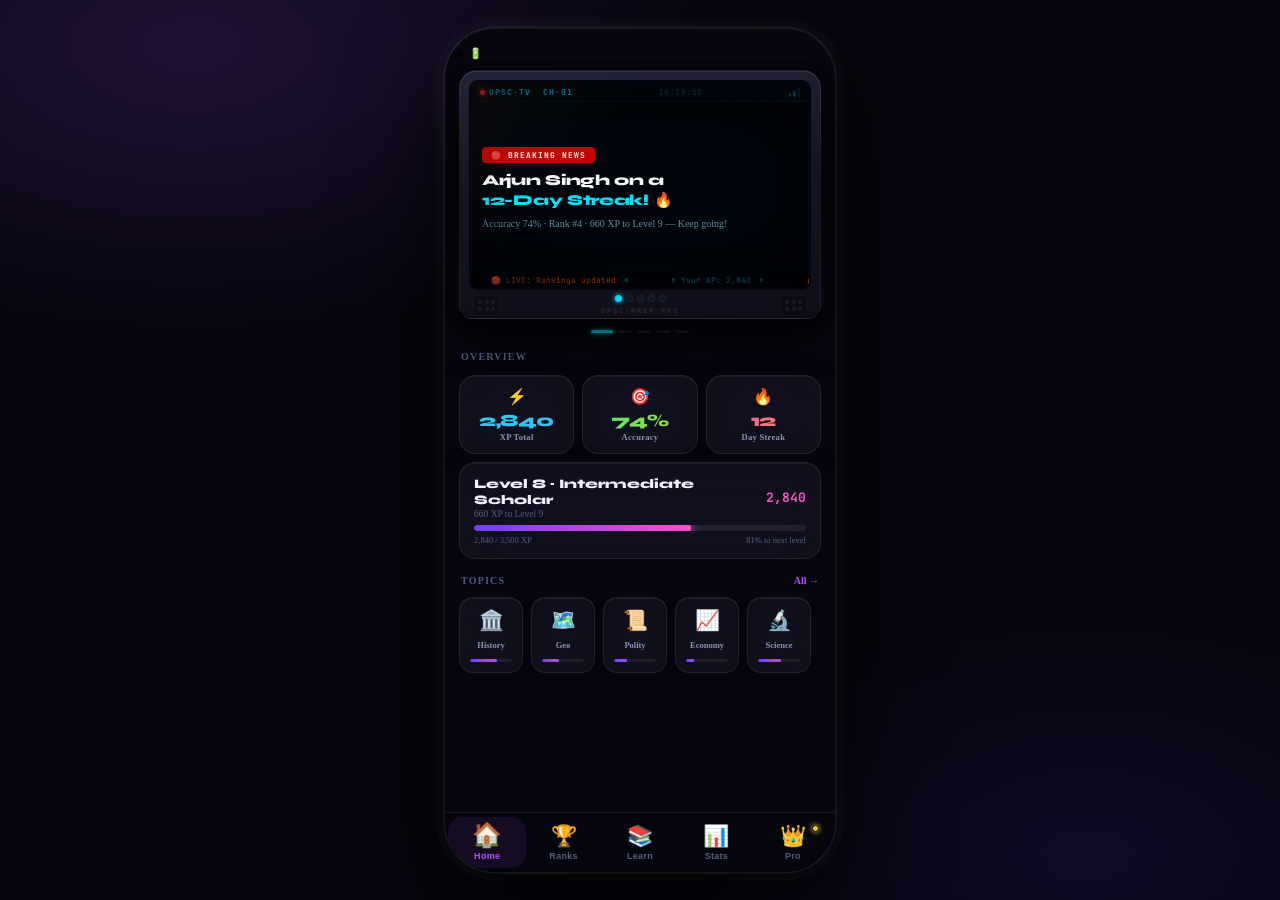
<file: boot.html>
<!doctype html>
<html lang="en">
  <head>
    <meta charset="UTF-8" />
    <meta
      name="viewport"
      content="width=device-width,initial-scale=1.0,viewport-fit=cover,maximum-scale=1.0,user-scalable=no"
    />
    <meta name="mobile-web-app-capable" content="yes" />
    <meta name="apple-mobile-web-app-capable" content="yes" />
    <meta
      name="apple-mobile-web-app-status-bar-style"
      content="black-translucent"
    />
    <meta name="theme-color" content="#06060f" />
    <title>UPSC Prep Pro — Broadcast</title>
    <style>
      @import url("https://fonts.googleapis.com/css2?family=Plus+Jakarta+Sans:wght@400;500;600;700;800;900&family=JetBrains+Mono:wght@400;500;600;700&family=Syne:wght@600;700;800&display=swap");

      :root {
        --bg: #06060f;
        --s: #0c0c1e;
        --card: rgba(255, 255, 255, 0.045);
        --b: rgba(255, 255, 255, 0.08);
        --b2: rgba(255, 255, 255, 0.13);
        --acc: #b44fff;
        --acc2: #6e3fff;
        --acc3: #ff4fc8;
        --gold: #f5c842;
        --green: #4ade80;
        --cyan: #22d3ee;
        --red: #f87171;
        --txt: #f0f0ff;
        --mut: #5a5a80;
        --mut2: #9090b8;
        --nav: rgba(6, 6, 15, 0.92);
      }
      body[data-theme="aurora"] {
        --bg: #020d10;
        --s: #041218;
        --acc: #00e5b0;
        --acc2: #00b4d8;
        --acc3: #90e0ef;
        --nav: rgba(2, 13, 16, 0.94);
      }
      body[data-theme="ember"] {
        --bg: #0f0700;
        --s: #180e02;
        --acc: #ff7c1a;
        --acc2: #e63946;
        --acc3: #ffd166;
        --nav: rgba(15, 7, 0, 0.94);
      }
      body[data-theme="ice"] {
        --bg: #eef2ff;
        --s: #e0e8ff;
        --card: rgba(255, 255, 255, 0.6);
        --b: rgba(100, 130, 255, 0.18);
        --txt: #1a1a3a;
        --mut: #7080b0;
        --mut2: #404080;
        --acc: #4361ee;
        --acc2: #7b2ff7;
        --acc3: #3a86ff;
        --nav: rgba(238, 242, 255, 0.94);
      }

      * {
        box-sizing: border-box;
        margin: 0;
        padding: 0;
        -webkit-tap-highlight-color: transparent;
      }

      /* ══════════════════════════════════════════════════════
   LAYOUT FOUNDATION
   ══════════════════════════════════════════════════════ */

      :root {
        --nav-h: 60px;
        --side-pad: 14px;
        --radius-card: 18px;
        --radius-sm: 12px;
      }

      /* Fill full screen, no scroll on outer container */
      html,
      body {
        width: 100%;
        height: 100%;
        overflow: hidden;
        margin: 0;
        padding: 0;
      }
      body {
        display: flex;
        align-items: center;
        justify-content: center;
        background:
          radial-gradient(
            ellipse 80% 60% at 15% 5%,
            rgba(180, 79, 255, 0.15),
            transparent 55%
          ),
          radial-gradient(
            ellipse 60% 50% at 85% 95%,
            rgba(110, 63, 255, 0.09),
            transparent 55%
          ),
          var(--bg);
      }
      body[data-theme="aurora"] {
        background:
          radial-gradient(
            ellipse 70% 50% at 20% 20%,
            rgba(0, 229, 176, 0.14),
            transparent 55%
          ),
          radial-gradient(
            ellipse 50% 40% at 80% 80%,
            rgba(0, 180, 216, 0.1),
            transparent 55%
          ),
          var(--bg);
      }
      body[data-theme="ember"] {
        background:
          radial-gradient(
            ellipse 70% 50% at 20% 20%,
            rgba(255, 124, 26, 0.16),
            transparent 55%
          ),
          radial-gradient(
            ellipse 50% 40% at 80% 80%,
            rgba(230, 57, 70, 0.1),
            transparent 55%
          ),
          var(--bg);
      }
      body[data-theme="ice"] {
        background:
          radial-gradient(
            ellipse 70% 50% at 20% 20%,
            rgba(67, 97, 238, 0.1),
            transparent 55%
          ),
          radial-gradient(
            ellipse 50% 40% at 80% 80%,
            rgba(123, 47, 247, 0.07),
            transparent 55%
          ),
          var(--bg);
      }

      /* ── DESKTOP: Phone mockup 390×844 centred ── */
      .phone {
        position: relative;
        display: flex;
        flex-direction: column;
        overflow: hidden;
        background: var(--bg);
        transition: background 0.7s;
        width: 390px;
        height: 844px;
        border-radius: 50px;
        box-shadow:
          0 0 0 1.5px rgba(255, 255, 255, 0.07),
          0 0 0 9px rgba(255, 255, 255, 0.015),
          0 40px 100px rgba(0, 0, 0, 0.85),
          inset 0 1px 0 rgba(255, 255, 255, 0.06);
      }

      /* ── MOBILE: Exact visible viewport, no address-bar overflow ──
   100dvh = dynamic viewport height = visible area only (excludes browser chrome).
   Fallback chain: 100dvh → JS sets height via --app-h → 100vh.
── */
      @media (max-width: 480px) {
        body {
          align-items: flex-start;
          justify-content: flex-start;
          background: var(--bg) !important;
        }
        .phone {
          width: 100vw;
          /* dvh = visible area, not full including address bar */
          height: 100dvh;
          height: var(--app-h, 100dvh); /* JS overrides --app-h precisely */
          border-radius: 0;
          box-shadow: none;
        }
        .island,
        .sbar {
          display: none !important;
        }
      }

      /* ── SCREEN (each tab's scroll area) ── */
      .screen {
        display: none;
        flex-direction: column;
        flex: 1;
        min-height: 0; /* must be 0 so flex shrink works */
        overflow-y: auto;
        overflow-x: hidden;
        overscroll-behavior-y: contain;
        -webkit-overflow-scrolling: touch;
        scrollbar-width: none;
        padding-bottom: var(--nav-h); /* always clear the nav bar */
      }
      .screen::-webkit-scrollbar {
        display: none;
      }
      .screen.active {
        display: flex;
      }

      /* ── BOTTOM NAV ── */
      .bnav {
        position: absolute;
        bottom: 0;
        left: 0;
        right: 0;
        height: var(--nav-h);
        background: var(--nav);
        backdrop-filter: blur(40px);
        -webkit-backdrop-filter: blur(40px);
        border-top: 1px solid var(--b);
        display: flex;
        align-items: center;
        justify-content: space-around;
        padding: 0 4px;
        z-index: 50;
      }
      .nb {
        display: flex;
        flex-direction: column;
        align-items: center;
        gap: 3px;
        background: none;
        border: none;
        cursor: pointer;
        padding: 6px clamp(8px, 3vw, 14px);
        border-radius: 14px;
        color: var(--mut);
        transition: all 0.3s cubic-bezier(0.34, 1.56, 0.64, 1);
        position: relative;
        flex: 1;
      }
      .nb.active {
        color: var(--acc);
      }
      .nb.active::before {
        content: "";
        position: absolute;
        inset: -1px;
        border-radius: 14px;
        background: rgba(180, 79, 255, 0.09);
        z-index: -1;
      }
      .nb-i {
        font-size: clamp(18px, 5vw, 21px);
        transition: transform 0.3s cubic-bezier(0.34, 1.56, 0.64, 1);
      }
      .nb.active .nb-i {
        transform: scale(1.14) translateY(-1px);
      }
      .nb-l {
        font-size: clamp(8px, 2.5vw, 9px);
        font-weight: 700;
        letter-spacing: 0.3px;
      }

      /* ── SECTION HEADER ── */
      .sec-hd {
        padding: clamp(5px, 1.2vh, 9px) var(--side-pad) clamp(3px, 0.8vh, 5px);
        display: flex;
        justify-content: space-between;
        align-items: center;
        font-size: 10px;
        font-weight: 700;
        color: var(--mut);
        letter-spacing: 1.2px;
        text-transform: uppercase;
        flex-shrink: 0;
      }
      .sec-hd a {
        font-size: 10px;
        color: var(--acc);
        font-weight: 700;
        text-transform: none;
        letter-spacing: 0;
        cursor: pointer;
        text-decoration: none;
      }

      /* ── SCREEN HEADER ── */
      .scr-hd {
        padding: clamp(8px, 2vh, 14px) var(--side-pad) 0;
        flex-shrink: 0;
      }
      .scr-hd h2 {
        font-size: clamp(20px, 5.5vw, 25px);
        font-weight: 900;
        color: var(--txt);
        font-family: "Syne", sans-serif;
        letter-spacing: -0.5px;
      }
      .scr-hd p {
        font-size: clamp(10px, 2.8vw, 11.5px);
        color: var(--mut2);
        margin-top: 3px;
        line-height: 1.5;
      }

      /* ── GLASS CARD ── */
      .glass {
        background: var(--card);
        backdrop-filter: blur(22px) saturate(180%);
        -webkit-backdrop-filter: blur(22px) saturate(180%);
        border: 1px solid var(--b);
        box-shadow:
          0 4px 24px rgba(0, 0, 0, 0.22),
          inset 0 1px 0 rgba(255, 255, 255, 0.05);
      }

      /* ── HOME: TV outer ── */
      .tv-outer {
        margin: 10px var(--side-pad) 0;
        position: relative;
        width: calc(100% - var(--side-pad) * 2);
        flex-shrink: 0;
      }

      /* ── HOME: STATS ROW ── */
      .stats-row {
        display: flex;
        gap: 8px;
        padding: 0 var(--side-pad);
        flex-shrink: 0;
        margin-top: clamp(3px, 1vh, 7px);
      }
      .stat {
        flex: 1;
        border-radius: var(--radius-card);
        padding: clamp(9px, 2.5vw, 12px) clamp(6px, 2vw, 10px);
        text-align: center;
      }
      .stat .si {
        font-size: clamp(14px, 4vw, 16px);
        margin-bottom: 3px;
      }
      .stat .sv {
        font-size: clamp(15px, 4.5vw, 17px);
        font-weight: 900;
        font-family: "Syne", sans-serif;
        letter-spacing: -0.5px;
      }
      .stat .sl {
        font-size: clamp(7.5px, 2vw, 8.5px);
        color: var(--mut2);
        margin-top: 1px;
        font-weight: 600;
        letter-spacing: 0.3px;
      }

      /* ── HOME: LEVEL CARD ── */
      .home-lv-card {
        margin: clamp(4px, 1.2vh, 7px) var(--side-pad) 0;
        border-radius: var(--radius-card);
        padding: clamp(11px, 3vw, 14px);
        flex-shrink: 0;
      }
      .xp-track {
        height: 6px;
        background: rgba(255, 255, 255, 0.07);
        border-radius: 4px;
        overflow: hidden;
      }
      .xp-fill {
        height: 100%;
        background: linear-gradient(90deg, var(--acc2), var(--acc3));
        border-radius: 4px;
        transition: width 1.2s cubic-bezier(0.4, 0, 0.2, 1);
      }

      /* ── HOME: CHIP RAIL ── */
      .chip-rail {
        display: flex;
        gap: 8px;
        padding: 0 var(--side-pad);
        overflow-x: auto;
        scrollbar-width: none;
        flex-shrink: 0;
        margin-top: clamp(2px, 0.7vh, 5px);
      }
      .chip-rail::-webkit-scrollbar {
        display: none;
      }
      .chip {
        border-radius: var(--radius-card);
        padding: clamp(9px, 2.5vw, 11px) clamp(8px, 2vw, 10px);
        cursor: pointer;
        transition: all 0.22s cubic-bezier(0.34, 1.56, 0.64, 1);
        text-align: center;
        flex-shrink: 0;
        width: clamp(62px, 17vw, 74px);
      }
      .chip-i {
        font-size: clamp(17px, 5vw, 20px);
      }
      .chip-n {
        font-size: clamp(8px, 2.2vw, 9.5px);
        font-weight: 700;
        color: var(--txt);
        margin-top: 4px;
      }
      .chip-b {
        background: rgba(255, 255, 255, 0.07);
        height: 3px;
        border-radius: 2px;
        overflow: hidden;
        margin-top: 5px;
      }
      .chip-f {
        height: 100%;
        border-radius: 2px;
        background: linear-gradient(90deg, var(--acc2), var(--acc));
      }

      /* ── LEADERBOARD ── */
      .lb-full-list {
        display: flex;
        flex-direction: column;
        gap: 6px;
        padding: 0 var(--side-pad);
      }
      .lbr {
        border-radius: var(--radius-card);
        padding: clamp(9px, 2.5vw, 11px) clamp(10px, 3vw, 13px);
        display: flex;
        align-items: center;
        gap: 10px;
        cursor: pointer;
        background: var(--card);
        backdrop-filter: blur(20px);
        -webkit-backdrop-filter: blur(20px);
        border: 1px solid var(--b);
        transition: all 0.2s;
      }
      .lbr.you {
        background: rgba(180, 79, 255, 0.08) !important;
        border: 1px solid rgba(180, 79, 255, 0.24) !important;
      }
      .lbr-rank {
        width: clamp(26px, 7vw, 30px);
        height: clamp(26px, 7vw, 30px);
        border-radius: 9px;
        display: flex;
        align-items: center;
        justify-content: center;
        font-size: clamp(9px, 2.5vw, 11px);
        font-weight: 900;
        font-family: "JetBrains Mono", monospace;
        flex-shrink: 0;
      }
      .lbr-av {
        width: clamp(34px, 9vw, 40px);
        height: clamp(34px, 9vw, 40px);
        border-radius: 12px;
        display: flex;
        align-items: center;
        justify-content: center;
        font-size: clamp(13px, 4vw, 16px);
        font-weight: 900;
        flex-shrink: 0;
        font-family: "Syne", sans-serif;
      }
      .lbr-info {
        flex: 1;
        min-width: 0;
      }
      .lbr-info h5 {
        font-size: clamp(11px, 3vw, 12.5px);
        font-weight: 700;
        color: var(--txt);
        white-space: nowrap;
        overflow: hidden;
        text-overflow: ellipsis;
      }
      .lbr-info p {
        font-size: clamp(8.5px, 2.3vw, 9.5px);
        color: var(--mut);
        margin-top: 1px;
      }
      .lbr-right {
        text-align: right;
        flex-shrink: 0;
      }
      .lbr-xp {
        font-family: "JetBrains Mono", monospace;
        font-size: clamp(11px, 3vw, 13px);
        font-weight: 700;
        color: var(--acc);
      }
      .lbr-chg {
        font-size: clamp(7.5px, 2vw, 8.5px);
        font-weight: 700;
        margin-top: 2px;
      }

      /* ── LEARN SCREEN ── */
      .mode-rail {
        display: flex;
        gap: 6px;
        padding: 0 var(--side-pad);
        margin: clamp(4px, 1.2vh, 7px) 0 0;
        overflow-x: auto;
        scrollbar-width: none;
        flex-shrink: 0;
      }
      .mode-rail::-webkit-scrollbar {
        display: none;
      }
      .mode-pill {
        flex-shrink: 0;
        padding: 7px 13px;
        border-radius: 20px;
        font-size: clamp(10px, 2.8vw, 11px);
        font-weight: 700;
        color: var(--mut2);
        background: rgba(255, 255, 255, 0.05);
        border: 1px solid var(--b);
        cursor: pointer;
        white-space: nowrap;
        transition: all 0.2s;
        font-family: "Plus Jakarta Sans", sans-serif;
      }
      .mode-pill.active {
        background: rgba(180, 79, 255, 0.15);
        color: var(--acc);
        border-color: rgba(180, 79, 255, 0.3);
      }

      .learn-mode {
        display: none;
        padding: 0 var(--side-pad);
      }
      .learn-mode.active {
        display: block;
      }
      .mode-title {
        font-size: clamp(11px, 3vw, 12px);
        font-weight: 800;
        color: var(--txt);
        margin: 10px 0 4px;
        display: flex;
        align-items: center;
        gap: 7px;
      }
      .mode-badge {
        font-size: 8.5px;
        font-weight: 700;
        color: var(--mut);
        background: rgba(255, 255, 255, 0.06);
        border-radius: 8px;
        padding: 2px 8px;
      }
      .mode-desc {
        font-size: clamp(9.5px, 2.5vw, 10px);
        color: var(--mut2);
        line-height: 1.5;
        margin-bottom: 10px;
      }

      .game-cards-grid {
        display: grid;
        grid-template-columns: 1fr 1fr;
        gap: 8px;
        margin-bottom: 6px;
      }
      .game-card {
        border-radius: var(--radius-card);
        padding: clamp(11px, 3vw, 14px) clamp(10px, 2.8vw, 13px);
        position: relative;
        overflow: hidden;
        cursor: pointer;
        transition:
          transform 0.18s,
          box-shadow 0.18s;
        border: 1px solid rgba(255, 255, 255, 0.07);
        display: flex;
        flex-direction: column;
        gap: 3px;
      }
      .game-card:active {
        transform: scale(0.96);
      }
      .gc-ic {
        font-size: clamp(18px, 5vw, 22px);
        margin-bottom: 2px;
      }
      .gc-name {
        font-size: clamp(10.5px, 3vw, 12px);
        font-weight: 800;
        color: var(--txt);
        font-family: "Syne", sans-serif;
      }
      .gc-meta {
        font-size: clamp(8px, 2.2vw, 9px);
        color: var(--mut2);
      }
      .gc-xp {
        font-family: "JetBrains Mono", monospace;
        font-size: clamp(8px, 2.2vw, 9px);
        font-weight: 700;
        color: var(--acc3);
        margin-top: 2px;
      }

      .subj-grid {
        display: grid;
        grid-template-columns: 1fr 1fr;
        gap: 9px;
        padding: 11px 0 0;
      }
      .subj {
        border-radius: 20px;
        padding: clamp(11px, 3vw, 14px);
        cursor: pointer;
        transition: all 0.22s cubic-bezier(0.34, 1.56, 0.64, 1);
        position: relative;
        overflow: hidden;
        background: var(--card);
        backdrop-filter: blur(20px);
        -webkit-backdrop-filter: blur(20px);
        border: 1px solid var(--b);
      }
      .subj:active {
        transform: scale(0.95);
      }
      .subj-ic {
        font-size: clamp(20px, 5.5vw, 24px);
        margin-bottom: 6px;
        position: relative;
        z-index: 1;
      }
      .subj-nm {
        font-size: clamp(11px, 3vw, 12.5px);
        font-weight: 800;
        color: var(--txt);
        font-family: "Syne", sans-serif;
        position: relative;
        z-index: 1;
      }
      .subj-ct {
        font-size: clamp(8.5px, 2.2vw, 9.5px);
        color: var(--mut2);
        margin-top: 2px;
        position: relative;
        z-index: 1;
      }

      /* ── QUIZ LOBBY ── */
      #quiz {
        padding: 0;
        overflow-y: auto;
      }
      #qz-lobby {
        padding: clamp(10px, 1.5vh, 14px);
      }
      .qz-lobby-hd {
        display: flex;
        align-items: center;
        justify-content: space-between;
        margin-bottom: 14px;
        flex-shrink: 0;
      }
      .qzl-title {
        font-size: clamp(15px, 4.5vw, 17px);
        font-weight: 900;
        color: var(--txt);
        font-family: "Syne", sans-serif;
        text-align: center;
      }
      .qzl-sub {
        font-size: clamp(9px, 2.5vw, 10px);
        color: var(--mut2);
        text-align: center;
        margin-top: 1px;
      }

      .qz-mode-grid {
        display: grid;
        grid-template-columns: 1fr 1fr;
        gap: 9px;
      }
      /* Survival card spans full width */
      .qmc-survival {
        grid-column: 1 / -1;
        flex-direction: row;
        align-items: center;
        gap: 12px;
        min-height: auto;
        padding: clamp(12px, 3vh, 16px);
      }
      .qmc-survival .qmc-ic {
        font-size: clamp(24px, 6vw, 28px);
        margin: 0;
      }
      .qmc-survival .qmc-name {
        font-size: clamp(14px, 4vw, 16px);
      }
      .qmc-survival .qmc-desc {
        font-size: clamp(9px, 2.5vw, 10.5px);
        color: var(--mut2);
      }
      .qmc-survival .qmc-tags {
        margin-top: 4px;
      }
      .qz-mode-card {
        border-radius: var(--radius-card);
        padding: clamp(12px, 3.5vw, 16px) clamp(11px, 3vw, 14px);
        cursor: pointer;
        position: relative;
        overflow: hidden;
        border: 1.5px solid rgba(255, 255, 255, 0.07);
        transition:
          transform 0.18s,
          box-shadow 0.18s;
        display: flex;
        flex-direction: column;
        gap: 4px;
        min-height: clamp(100px, 27vw, 122px);
      }
      .qz-mode-card:active {
        transform: scale(0.95);
      }
      .qmc-ic {
        font-size: clamp(22px, 6.5vw, 26px);
        position: relative;
        z-index: 1;
      }
      .qmc-name {
        font-size: clamp(12px, 3.5vw, 14px);
        font-weight: 900;
        color: var(--txt);
        font-family: "Syne", sans-serif;
        position: relative;
        z-index: 1;
      }
      .qmc-desc {
        font-size: clamp(8.5px, 2.2vw, 9.5px);
        color: var(--mut2);
        line-height: 1.4;
        position: relative;
        z-index: 1;
      }
      .qmc-tags {
        display: flex;
        flex-wrap: wrap;
        gap: 4px;
        margin-top: 3px;
        position: relative;
        z-index: 1;
      }
      .qmc-tags span {
        font-size: clamp(7px, 1.9vw, 8px);
        font-weight: 700;
        padding: 2px 6px;
        border-radius: 8px;
        background: rgba(255, 255, 255, 0.07);
        color: var(--mut2);
      }

      .qztp-title {
        font-size: 10px;
        font-weight: 700;
        color: var(--mut);
        letter-spacing: 1px;
        text-transform: uppercase;
        margin-bottom: 8px;
        margin-top: 14px;
      }
      .qztp-grid {
        display: grid;
        grid-template-columns: repeat(4, 1fr);
        gap: clamp(5px, 1.5vw, 7px);
      }
      .qztp-card {
        border-radius: var(--radius-sm);
        padding: clamp(8px, 2.5vw, 11px) 4px;
        text-align: center;
        cursor: pointer;
        background: var(--card);
        border: 1px solid var(--b);
        display: flex;
        flex-direction: column;
        align-items: center;
        gap: 3px;
        font-size: clamp(8px, 2.2vw, 9.5px);
        font-weight: 700;
        color: var(--txt);
        transition: all 0.18s;
      }
      .qztp-card span {
        font-size: clamp(14px, 4.5vw, 18px);
      }
      .qztp-card:active {
        transform: scale(0.94);
      }
      .qztp-card:hover {
        border-color: var(--acc);
        background: rgba(180, 79, 255, 0.1);
      }
      .qztp-all {
        background: rgba(180, 79, 255, 0.1);
        border-color: rgba(180, 79, 255, 0.25);
        color: var(--acc);
      }

      /* ── QUIZ ACTIVE ── */
      #qz-active {
        padding: clamp(12px, 3vw, 16px) 0;
      }
      .qza-hd {
        display: flex;
        justify-content: space-between;
        align-items: center;
        margin-bottom: 10px;
        padding: 0 var(--side-pad);
      }
      .qza-mode-badge {
        font-size: clamp(10px, 2.8vw, 11px);
        font-weight: 800;
        color: var(--txt);
        background: var(--card);
        border: 1px solid var(--b);
        border-radius: 10px;
        padding: 6px 10px;
      }
      .qz-back {
        width: 38px;
        height: 38px;
        border-radius: var(--radius-sm);
        background: var(--card);
        border: 1px solid var(--b);
        display: flex;
        align-items: center;
        justify-content: center;
        font-size: 18px;
        color: var(--txt);
        cursor: pointer;
        flex-shrink: 0;
      }
      .qz-tw {
        display: flex;
        align-items: center;
        gap: 5px;
        background: var(--card);
        border: 1px solid var(--b);
        border-radius: var(--radius-sm);
        padding: 7px 11px;
      }
      .tp {
        width: 7px;
        height: 7px;
        border-radius: 50%;
        background: #4ade80;
        box-shadow: 0 0 9px #4ade80;
        animation: blinkT 1s infinite;
      }
      @keyframes blinkT {
        0%,
        100% {
          opacity: 1;
        }
        50% {
          opacity: 0.3;
        }
      }
      .qz-t {
        font-family: "JetBrains Mono", monospace;
        font-size: clamp(12px, 3.5vw, 14px);
        font-weight: 700;
        color: var(--txt);
      }

      .qpb {
        background: rgba(255, 255, 255, 0.06);
        height: 4px;
        border-radius: 3px;
        overflow: hidden;
      }
      .qpf {
        height: 100%;
        border-radius: 3px;
        background: linear-gradient(
          90deg,
          var(--acc2),
          var(--acc),
          var(--acc3)
        );
        transition: width 0.5s ease;
      }
      .qsub {
        display: flex;
        justify-content: space-between;
        font-size: clamp(9px, 2.5vw, 10px);
        color: var(--mut);
        margin-bottom: 6px;
        font-weight: 600;
        font-family: "JetBrains Mono", monospace;
        padding: 3px 0 0;
      }

      .qcard {
        border-radius: clamp(16px, 4.5vw, 22px);
        padding: clamp(14px, 4vw, 18px) clamp(14px, 4vw, 17px);
        min-height: clamp(85px, 22vw, 110px);
        display: flex;
        flex-direction: column;
        justify-content: center;
        position: relative;
        overflow: hidden;
        background: var(--card);
        backdrop-filter: blur(28px);
        -webkit-backdrop-filter: blur(28px);
        border: 1px solid var(--b);
        box-shadow: 0 8px 28px rgba(0, 0, 0, 0.25);
      }
      .q-tag {
        font-size: clamp(7.5px, 2vw, 8.5px);
        font-weight: 800;
        letter-spacing: 1.5px;
        color: var(--acc);
        text-transform: uppercase;
        margin-bottom: 7px;
      }
      .q-txt {
        font-size: clamp(13px, 3.4vw, 14.5px);
        font-weight: 700;
        color: var(--txt);
        line-height: 1.55;
      }

      .opts {
        display: flex;
        flex-direction: column;
        gap: 7px;
        margin-top: 8px;
      }
      .opt {
        border-radius: var(--radius-sm);
        padding: clamp(9px, 2.5vw, 12px) clamp(10px, 3vw, 14px);
        cursor: pointer;
        display: flex;
        align-items: center;
        gap: 10px;
        transition: all 0.2s;
        background: var(--card);
        backdrop-filter: blur(16px);
        -webkit-backdrop-filter: blur(16px);
        border: 1.5px solid var(--b);
      }
      .opt:active {
        transform: scale(0.99);
      }
      .opt.cor {
        border-color: rgba(74, 222, 128, 0.5);
        background: rgba(74, 222, 128, 0.08);
      }
      .opt.wrg {
        border-color: rgba(248, 113, 113, 0.5);
        background: rgba(248, 113, 113, 0.07);
      }
      .opt.hidden50 {
        opacity: 0.18;
        pointer-events: none;
      }
      .opt-k {
        width: clamp(24px, 6.5vw, 27px);
        height: clamp(24px, 6.5vw, 27px);
        border-radius: 8px;
        flex-shrink: 0;
        background: rgba(255, 255, 255, 0.07);
        display: flex;
        align-items: center;
        justify-content: center;
        font-size: clamp(9.5px, 2.5vw, 10.5px);
        font-weight: 900;
        color: var(--mut);
        font-family: "JetBrains Mono", monospace;
      }
      .opt.cor .opt-k {
        background: rgba(74, 222, 128, 0.25);
        color: #4ade80;
      }
      .opt.wrg .opt-k {
        background: rgba(248, 113, 113, 0.2);
        color: #f87171;
      }
      .opt-lbl {
        font-size: clamp(11px, 3vw, 12.5px);
        font-weight: 600;
        color: var(--mut2);
        line-height: 1.4;
      }
      .opt.cor .opt-lbl {
        color: var(--txt);
      }
      .opt.wrg .opt-lbl {
        color: #f87171;
      }

      .exp {
        background: rgba(74, 222, 128, 0.06);
        border: 1px solid rgba(74, 222, 128, 0.15);
        border-radius: var(--radius-sm);
        padding: clamp(9px, 2.5vw, 12px);
        font-size: clamp(10.5px, 2.8vw, 11.5px);
        color: rgba(200, 255, 220, 0.9);
        line-height: 1.6;
        display: none;
      }
      .exp.show {
        display: block;
        animation: fadeUp 0.3s ease;
      }
      .qnxt {
        border: none;
        border-radius: var(--radius-sm);
        padding: clamp(12px, 3.5vw, 14px);
        font-size: clamp(12.5px, 3.5vw, 13.5px);
        font-weight: 800;
        color: #fff;
        cursor: pointer;
        font-family: "Plus Jakarta Sans", sans-serif;
        display: none;
        letter-spacing: 0.3px;
        background: linear-gradient(135deg, var(--acc2), var(--acc));
        box-shadow: 0 6px 18px rgba(110, 63, 255, 0.22);
        transition: transform 0.15s;
      }
      .qnxt:active {
        transform: scale(0.98);
      }

      /* combo / lifelines */
      .qz-combo-bar {
        margin: 0 var(--side-pad) 8px;
        padding: 7px 12px;
        border-radius: var(--radius-sm);
        background: linear-gradient(
          135deg,
          rgba(255, 140, 0, 0.15),
          rgba(255, 60, 0, 0.08)
        );
        border: 1px solid rgba(255, 140, 0, 0.25);
        display: flex;
        align-items: center;
        gap: 8px;
      }
      .qz-combo-label {
        font-size: 8.5px;
        font-weight: 800;
        color: rgba(255, 140, 0, 0.8);
        letter-spacing: 1.5px;
      }
      .qz-combo-mult {
        font-family: "JetBrains Mono", monospace;
        font-size: clamp(13px, 4vw, 15px);
        font-weight: 900;
        color: #ff9500;
        margin-left: auto;
      }
      .qz-lifelines {
        margin: 0 var(--side-pad) 8px;
        display: flex;
        align-items: center;
        gap: 6px;
      }
      .qz-ll {
        flex: 1;
        border: 1.5px solid rgba(74, 222, 128, 0.3);
        border-radius: 10px;
        padding: 7px 4px;
        font-size: clamp(9px, 2.5vw, 10px);
        font-weight: 800;
        color: #4ade80;
        background: rgba(74, 222, 128, 0.08);
        cursor: pointer;
        font-family: "Plus Jakarta Sans", sans-serif;
        transition: all 0.18s;
      }
      .qz-ll:disabled {
        opacity: 0.25;
        pointer-events: none;
      }
      .qz-ll-xp {
        margin-left: auto;
        font-family: "JetBrains Mono", monospace;
        font-size: clamp(10px, 2.8vw, 11px);
        font-weight: 700;
        color: var(--acc3);
      }
      .qz-wildcard {
        margin: 8px 0 0;
        padding: 9px 12px;
        border-radius: var(--radius-sm);
        background: rgba(74, 222, 128, 0.07);
        border: 1px solid rgba(74, 222, 128, 0.2);
        font-size: clamp(10px, 2.8vw, 11px);
        color: #4ade80;
        font-weight: 700;
        text-align: center;
        animation: fadeUp 0.3s ease;
      }

      /* ── QUIZ RESULTS ── */
      #qz-results {
        display: flex;
        align-items: center;
        justify-content: center;
        flex: 1;
        min-height: 0;
        padding: 20px var(--side-pad);
      }
      .qzr-wrap {
        display: flex;
        flex-direction: column;
        align-items: center;
        gap: 8px;
        text-align: center;
        width: 100%;
      }
      .qzr-trophy {
        font-size: clamp(42px, 12vw, 54px);
        filter: drop-shadow(0 0 16px rgba(255, 200, 0, 0.5));
        animation: crownF 3s ease-in-out infinite;
      }
      .qzr-title {
        font-size: clamp(18px, 5.5vw, 22px);
        font-weight: 900;
        color: var(--txt);
        font-family: "Syne", sans-serif;
      }
      .qzr-score {
        font-family: "JetBrains Mono", monospace;
        font-size: clamp(26px, 8vw, 32px);
        font-weight: 900;
        background: linear-gradient(135deg, var(--acc), var(--acc3));
        -webkit-background-clip: text;
        -webkit-text-fill-color: transparent;
        background-clip: text;
      }
      .qzr-xp {
        font-size: clamp(12px, 3.5vw, 14px);
        font-weight: 700;
        color: var(--gold);
      }
      .qzr-stats {
        display: flex;
        gap: 9px;
        margin: 6px 0;
        width: 100%;
      }
      .qzr-stat {
        flex: 1;
        border-radius: var(--radius-sm);
        padding: clamp(9px, 2.5vw, 11px);
        background: var(--card);
        border: 1px solid var(--b);
        text-align: center;
      }
      .qzr-stat-v {
        font-size: clamp(16px, 4.5vw, 18px);
        font-weight: 900;
        color: var(--txt);
        font-family: "Syne", sans-serif;
      }
      .qzr-stat-l {
        font-size: clamp(7.5px, 2vw, 8.5px);
        color: var(--mut);
        font-weight: 600;
        margin-top: 2px;
      }
      .qzr-btn {
        margin-top: 6px;
        width: 100%;
        border: none;
        border-radius: var(--radius-sm);
        padding: clamp(12px, 3.5vw, 14px);
        font-size: clamp(13px, 3.8vw, 14px);
        font-weight: 800;
        color: #fff;
        cursor: pointer;
        background: linear-gradient(135deg, var(--acc2), var(--acc));
        font-family: "Plus Jakarta Sans", sans-serif;
      }
      .qzr-btn-sec {
        width: 100%;
        border: 1.5px solid var(--b2);
        border-radius: var(--radius-sm);
        padding: clamp(11px, 3vw, 13px);
        font-size: clamp(12px, 3.2vw, 13px);
        font-weight: 700;
        color: var(--mut2);
        cursor: pointer;
        background: var(--card);
        font-family: "Plus Jakarta Sans", sans-serif;
      }

      /* ── STATS SCREEN ── */
      .lv-card {
        margin: clamp(5px, 1.2vh, 9px) var(--side-pad) 0;
        border-radius: clamp(16px, 4.5vw, 22px);
        padding: clamp(13px, 4vw, 17px);
        position: relative;
        overflow: hidden;
        background: linear-gradient(
          145deg,
          rgba(110, 63, 255, 0.12),
          rgba(180, 79, 255, 0.06)
        );
        backdrop-filter: blur(28px);
        -webkit-backdrop-filter: blur(28px);
        border: 1px solid rgba(180, 79, 255, 0.17);
      }
      .lvc-lv {
        font-size: clamp(22px, 7vw, 28px);
        font-weight: 900;
        color: var(--txt);
        font-family: "Syne", sans-serif;
        letter-spacing: -1px;
      }
      .lvc-sub {
        font-size: clamp(9px, 2.5vw, 10.5px);
        color: var(--acc);
        font-weight: 700;
        letter-spacing: 0.3px;
        margin-top: 1px;
      }
      .lvc-xv {
        font-family: "JetBrains Mono", monospace;
        font-size: clamp(15px, 4.5vw, 18px);
        font-weight: 700;
        color: var(--acc);
      }
      .lvc-xl {
        font-size: clamp(7.5px, 2vw, 8.5px);
        color: var(--mut);
        margin-top: 1px;
        font-weight: 600;
      }

      .bdg-scroll {
        display: flex;
        gap: 9px;
        overflow-x: auto;
        scrollbar-width: none;
        padding: 0 var(--side-pad) 2px;
      }
      .bdg-scroll::-webkit-scrollbar {
        display: none;
      }
      .bdg {
        flex-shrink: 0;
        width: clamp(62px, 17vw, 72px);
        border-radius: var(--radius-card);
        padding: clamp(10px, 2.8vw, 12px) 8px;
        text-align: center;
        background: var(--card);
        backdrop-filter: blur(20px);
        border: 1px solid var(--b);
      }
      .bdg-ic {
        font-size: clamp(20px, 5.5vw, 24px);
        margin-bottom: 4px;
      }
      .bdg-nm {
        font-size: clamp(7.5px, 2vw, 8.5px);
        font-weight: 700;
        color: var(--mut);
        line-height: 1.3;
      }

      .hmap-wrap {
        margin: 0 var(--side-pad);
        border-radius: var(--radius-card);
        padding: clamp(11px, 3vw, 13px);
        background: var(--card);
        backdrop-filter: blur(20px);
        border: 1px solid var(--b);
      }
      .hmap-g {
        display: grid;
        grid-template-columns: repeat(14, 1fr);
        gap: clamp(2px, 0.6vw, 3px);
      }
      .hmc {
        aspect-ratio: 1;
        border-radius: 3px;
        background: rgba(255, 255, 255, 0.04);
      }

      .mast-list {
        display: flex;
        flex-direction: column;
        gap: 7px;
        padding: 0 var(--side-pad);
      }
      .mi {
        border-radius: var(--radius-sm);
        padding: clamp(10px, 2.8vw, 12px);
        background: var(--card);
        backdrop-filter: blur(20px);
        border: 1px solid var(--b);
      }
      .mi-nm {
        font-size: clamp(11px, 3vw, 12.5px);
        font-weight: 700;
        color: var(--txt);
      }
      .mi-p {
        font-family: "JetBrains Mono", monospace;
        font-size: clamp(11px, 3vw, 12.5px);
        font-weight: 800;
      }

      /* ── PREMIUM SCREEN ── */
      .prem-top {
        margin: clamp(5px, 1.2vh, 8px) var(--side-pad) 0;
        border-radius: clamp(16px, 4.5vw, 22px);
        padding: clamp(16px, 5vw, 22px) 17px;
        position: relative;
        overflow: hidden;
        text-align: center;
        background: linear-gradient(
          145deg,
          rgba(255, 255, 255, 0.07),
          rgba(255, 255, 255, 0.02)
        );
        backdrop-filter: blur(28px);
        border: 1px solid rgba(255, 215, 0, 0.17);
      }
      .prem-crown {
        font-size: clamp(36px, 10vw, 44px);
        filter: drop-shadow(0 0 16px rgba(255, 200, 0, 0.5));
        animation: crownF 4s ease-in-out infinite;
        position: relative;
        z-index: 1;
      }
      .prem-title {
        font-size: clamp(18px, 5.5vw, 22px);
        font-weight: 900;
        font-family: "Syne", sans-serif;
        margin-top: 8px;
        position: relative;
        z-index: 1;
        background: linear-gradient(135deg, #ffd700, #ff9500, #ff4fc8);
        -webkit-background-clip: text;
        -webkit-text-fill-color: transparent;
        background-clip: text;
      }
      .prem-sub {
        font-size: clamp(10px, 2.8vw, 11.5px);
        color: var(--mut2);
        margin-top: 4px;
        line-height: 1.6;
        position: relative;
        z-index: 1;
      }
      .feat-list {
        display: flex;
        flex-direction: column;
        gap: clamp(3px, 1vh, 5px);
        padding: clamp(5px, 1.2vh, 8px) var(--side-pad) 0;
      }
      .feat {
        border-radius: var(--radius-sm);
        padding: clamp(10px, 3vw, 12px) var(--side-pad);
        display: flex;
        align-items: center;
        gap: 12px;
        background: var(--card);
        backdrop-filter: blur(20px);
        border: 1px solid var(--b);
      }
      .feat-ic {
        width: clamp(34px, 9vw, 38px);
        height: clamp(34px, 9vw, 38px);
        border-radius: 11px;
        display: flex;
        align-items: center;
        justify-content: center;
        font-size: clamp(15px, 4.5vw, 17px);
        flex-shrink: 0;
      }
      .feat-info h4 {
        font-size: clamp(11px, 3vw, 12.5px);
        font-weight: 800;
        color: var(--txt);
      }
      .feat-info p {
        font-size: clamp(9px, 2.5vw, 10.5px);
        color: var(--mut2);
        margin-top: 2px;
        line-height: 1.45;
      }

      .price-section {
        padding: 10px var(--side-pad) 0;
      }
      .pcard {
        border-radius: var(--radius-card);
        padding: clamp(13px, 4vw, 17px);
        margin-bottom: 8px;
        cursor: pointer;
        background: var(--card);
        backdrop-filter: blur(20px);
        border: 2px solid var(--b);
        position: relative;
        overflow: hidden;
      }
      .pcard.best {
        border-color: rgba(255, 200, 0, 0.3);
      }
      .pc-plan {
        font-size: clamp(12px, 3.5vw, 14px);
        font-weight: 800;
        color: var(--txt);
        font-family: "Syne", sans-serif;
      }
      .pc-amt {
        font-size: clamp(17px, 5vw, 20px);
        font-weight: 900;
        color: var(--gold);
        font-family: "Syne", sans-serif;
      }
      .pc-desc {
        font-size: clamp(9.5px, 2.5vw, 10.5px);
        color: var(--mut2);
        margin-bottom: 10px;
        line-height: 1.5;
      }
      .buy-btn {
        margin-top: 11px;
        width: 100%;
        border: none;
        border-radius: var(--radius-sm);
        padding: clamp(12px, 3.5vw, 14px);
        font-size: clamp(13px, 3.8vw, 14px);
        font-weight: 900;
        cursor: pointer;
        font-family: "Syne", sans-serif;
        background: linear-gradient(135deg, #ffd700, #ff9500);
        color: #000;
      }

      /* ── UTILITY ── */
      .srch {
        margin: 10px var(--side-pad) 0;
        position: relative;
      }
      .srch input {
        width: 100%;
        border-radius: var(--radius-sm);
        padding: 11px 14px 11px 40px;
        color: var(--txt);
        font-size: clamp(11px, 3vw, 12.5px);
        font-family: "Plus Jakarta Sans", sans-serif;
        outline: none;
        background: var(--card);
        backdrop-filter: blur(20px);
        border: 1px solid var(--b2);
        transition: border-color 0.2s;
      }
      .srch input:focus {
        border-color: var(--acc);
      }
      .srch .si {
        position: absolute;
        left: 13px;
        top: 50%;
        transform: translateY(-50%);
        font-size: 14px;
        color: var(--mut);
      }

      .lock-ov {
        position: absolute;
        inset: 0;
        border-radius: 20px;
        background: rgba(6, 6, 15, 0.8);
        backdrop-filter: blur(8px);
        display: flex;
        flex-direction: column;
        align-items: center;
        justify-content: center;
        gap: 5px;
        z-index: 20;
        cursor: pointer;
      }
      .lo-ic {
        font-size: clamp(18px, 5.5vw, 22px);
      }
      .lo-t {
        font-size: clamp(10px, 2.8vw, 11px);
        font-weight: 800;
        color: var(--txt);
      }
      .lo-b {
        background: linear-gradient(135deg, #ffd700, #ff9500);
        color: #000;
        border: none;
        border-radius: 9px;
        padding: 5px 13px;
        font-size: clamp(9px, 2.5vw, 10px);
        font-weight: 800;
        cursor: pointer;
        font-family: "Plus Jakarta Sans", sans-serif;
      }

      .xp-toast {
        position: absolute;
        top: 18px;
        left: 50%;
        transform: translateX(-50%) translateY(-80px);
        background: linear-gradient(135deg, var(--acc2), var(--acc));
        color: #fff;
        font-size: clamp(11px, 3vw, 12.5px);
        font-weight: 800;
        padding: 8px 18px;
        border-radius: 18px;
        white-space: nowrap;
        z-index: 300;
        transition: transform 0.4s cubic-bezier(0.34, 1.56, 0.64, 1);
        pointer-events: none;
      }
      .xp-toast.show {
        transform: translateX(-50%) translateY(0);
      }
      .conf-w {
        position: absolute;
        inset: 0;
        pointer-events: none;
        overflow: hidden;
        z-index: 400;
      }
      @keyframes fadeUp {
        from {
          opacity: 0;
          transform: translateY(12px);
        }
        to {
          opacity: 1;
          transform: translateY(0);
        }
      }

      /* ── 320px EXTREME SMALL PHONES ── */
      @media (max-width: 360px) {
        :root {
          --side-pad: 10px;
        }
        .qz-mode-grid {
          gap: 7px;
        }
        .game-cards-grid {
          gap: 6px;
        }
        .subj-grid {
          gap: 6px;
        }
        .qztp-grid {
          grid-template-columns: repeat(4, 1fr);
          gap: 4px;
        }
        .stats-row {
          gap: 6px;
        }
      }

      /* ══════════════════════════════════════════════════
   BROADCAST TV — RETRO-MODERN CABINET
══════════════════════════════════════════════════ */
      .tv-outer {
        margin: clamp(4px, 1.5vh, 10px) 14px 0;
        position: relative;
        width: calc(100% - 28px);
      }

      /* Outer cabinet */
      .tv-bezel {
        background: linear-gradient(
          175deg,
          #232336 0%,
          #141422 45%,
          #0e0e1a 100%
        );
        border-radius: 18px 18px 14px 14px;
        padding: 9px 9px 0;
        border: 1.5px solid rgba(255, 255, 255, 0.055);
        box-shadow:
          0 0 0 1px rgba(0, 0, 0, 0.9),
          0 14px 40px rgba(0, 0, 0, 0.85),
          0 4px 12px rgba(0, 0, 0, 0.6),
          inset 0 1px 0 rgba(255, 255, 255, 0.08),
          inset 0 -2px 0 rgba(0, 0, 0, 0.4);
        position: relative;
      }
      /* Side-ridge shadows */
      .tv-bezel::before,
      .tv-bezel::after {
        content: "";
        position: absolute;
        top: 10px;
        bottom: 10px;
        width: 5px;
        background: linear-gradient(
          180deg,
          rgba(255, 255, 255, 0.02),
          rgba(0, 0, 0, 0.3),
          rgba(255, 255, 255, 0.02)
        );
        border-radius: 3px;
      }
      .tv-bezel::before {
        left: -4px;
      }
      .tv-bezel::after {
        right: -4px;
      }

      /* Screen glass */
      .tv-screen {
        background: #00050c;
        border-radius: 9px;
        height: clamp(150px, 25vh, 210px);
        position: relative;
        overflow: hidden;
        border: 2px solid #04040e;
        box-shadow:
          inset 0 0 0 1px rgba(0, 140, 220, 0.07),
          inset 0 0 55px rgba(0, 0, 0, 0.97),
          inset 0 0 20px rgba(0, 60, 120, 0.07);
        display: flex;
        flex-direction: column;
      }
      /* Scanlines */
      .tv-screen::before {
        content: "";
        position: absolute;
        inset: 0;
        z-index: 20;
        pointer-events: none;
        background: repeating-linear-gradient(
          0deg,
          transparent,
          transparent 3px,
          rgba(0, 0, 0, 0.07) 3px,
          rgba(0, 0, 0, 0.07) 4px
        );
      }
      /* Glare + vignette */
      .tv-screen::after {
        content: "";
        position: absolute;
        inset: 0;
        z-index: 22;
        pointer-events: none;
        background:
          linear-gradient(
            130deg,
            rgba(255, 255, 255, 0.035) 0%,
            transparent 35%
          ),
          radial-gradient(
            ellipse 85% 65% at 50% 50%,
            transparent 48%,
            rgba(0, 0, 0, 0.6) 100%
          );
      }
      .tv-screen-inner {
        position: absolute;
        inset: 0;
        z-index: 5;
        display: flex;
        flex-direction: column;
        animation: flicker 12s ease-in-out infinite;
      }
      @keyframes flicker {
        0%,
        96%,
        100% {
          opacity: 1;
        }
        97.5% {
          opacity: 0.84;
        }
        98.5% {
          opacity: 1;
        }
      }

      /* Status bar */
      .tv-bar {
        display: flex;
        justify-content: space-between;
        align-items: center;
        padding: 5px 9px 4px;
        border-bottom: 1px solid rgba(0, 160, 220, 0.07);
        background: linear-gradient(
          90deg,
          rgba(0, 0, 0, 0.75),
          rgba(0, 15, 35, 0.55)
        );
        flex-shrink: 0;
        position: relative;
        z-index: 10;
      }
      .tv-ch {
        font-family: "JetBrains Mono", monospace;
        font-size: 8px;
        font-weight: 700;
        color: #00aacc;
        letter-spacing: 1px;
        display: flex;
        align-items: center;
        gap: 4px;
      }
      .live-pip {
        width: 5px;
        height: 5px;
        border-radius: 50%;
        background: #ff2020;
        box-shadow: 0 0 6px #ff2020;
        animation: liveBlink 1s infinite;
      }
      @keyframes liveBlink {
        0%,
        100% {
          opacity: 1;
          box-shadow: 0 0 7px #ff2020;
        }
        50% {
          opacity: 0.1;
          box-shadow: none;
        }
      }
      .tv-clock-el {
        font-family: "JetBrains Mono", monospace;
        font-size: 8px;
        color: #004455;
        letter-spacing: 0.5px;
      }
      .tv-signal {
        display: flex;
        align-items: flex-end;
        gap: 2px;
      }
      .tsig {
        width: 2.5px;
        border-radius: 1px;
        background: #00aacc;
        opacity: 0.4;
      }
      .tsig:nth-child(1) {
        height: 4px;
      }
      .tsig:nth-child(2) {
        height: 6px;
        opacity: 0.55;
      }
      .tsig:nth-child(3) {
        height: 9px;
        opacity: 0.2;
      }

      /* Slides area */
      .slides-wrap {
        flex: 1;
        position: relative;
        overflow: hidden;
        min-height: 0;
      }
      .tv-slide {
        position: absolute;
        inset: 0;
        display: flex;
        flex-direction: column;
        justify-content: center;
        padding: 10px 11px 4px;
        opacity: 0;
        transform: translateX(28px) scale(0.985);
        transition:
          opacity 0.4s ease,
          transform 0.4s cubic-bezier(0.22, 0.9, 0.36, 1);
        pointer-events: none;
      }
      .tv-slide.active {
        opacity: 1;
        transform: translateX(0) scale(1);
        pointer-events: auto;
      }
      .tv-slide.exit {
        opacity: 0;
        transform: translateX(-28px) scale(0.985);
        pointer-events: none;
      }

      /* ── BEZEL BOTTOM — speaker + dots + brand ── */
      .bezel-btm {
        display: flex;
        align-items: center;
        justify-content: space-between;
        padding: 7px 10px 9px;
        gap: 6px;
      }
      .bezel-btm-center {
        display: flex;
        flex-direction: column;
        align-items: center;
        gap: 4px;
      }
      .tv-speaker {
        display: grid;
        grid-template-columns: repeat(3, 1fr);
        gap: 2.5px;
        padding: 4px;
        background: rgba(0, 0, 0, 0.3);
        border-radius: 5px;
        border: 1px solid rgba(255, 255, 255, 0.03);
      }
      .sp-dot {
        width: 4px;
        height: 4px;
        border-radius: 50%;
        background: rgba(255, 255, 255, 0.07);
      }
      .b-dots {
        display: flex;
        gap: 4px;
      }
      .b-dot {
        width: 6px;
        height: 6px;
        border-radius: 50%;
        background: rgba(255, 255, 255, 0.1);
        transition: all 0.3s;
      }
      .b-dot.on {
        background: #00aacc;
        box-shadow: 0 0 5px #00aacc;
      }
      .b-brand {
        font-family: "JetBrains Mono", monospace;
        font-size: 6px;
        color: rgba(255, 255, 255, 0.12);
        letter-spacing: 2px;
      }

      /* ── SLIDE DOTS BELOW TV ── */
      .slide-dots {
        display: flex;
        justify-content: center;
        gap: 5px;
        margin-top: 6px;
      }
      .sdot {
        width: 5px;
        height: 5px;
        border-radius: 50%;
        background: rgba(255, 255, 255, 0.1);
        transition: all 0.3s;
      }
      .sdot.on {
        background: var(--acc);
        box-shadow: 0 0 6px var(--acc);
        width: 14px;
        border-radius: 3px;
      }

      /* ── TICKER ── */
      .tv-ticker {
        height: 18px;
        background: linear-gradient(
          90deg,
          rgba(0, 0, 0, 0.8),
          rgba(0, 10, 25, 0.7)
        );
        border-top: 1px solid rgba(0, 150, 220, 0.08);
        overflow: hidden;
        display: flex;
        align-items: center;
        flex-shrink: 0;
        position: relative;
        z-index: 10;
      }
      .ticker-track {
        display: flex;
        white-space: nowrap;
        animation: tickerScroll 36s linear infinite;
        font-family: "JetBrains Mono", monospace;
        font-size: 7.5px;
        color: #004466;
      }
      @keyframes tickerScroll {
        0% {
          transform: translateX(0);
        }
        100% {
          transform: translateX(-50%);
        }
      }
      .ticker-item {
        padding: 0 4px;
      }
      .ticker-item.hot {
        color: #ff3333;
      }
      .ticker-item.gold {
        color: #997700;
      }
      .t-sep {
        color: #001a2a;
        padding: 0 2px;
      }

      /* Podium slide header */
      .pod-header {
        display: flex;
        align-items: center;
        justify-content: space-between;
        margin-bottom: 3px;
        flex-shrink: 0;
      }
      .pod-title {
        font-family: "JetBrains Mono", monospace;
        font-size: 7px;
        font-weight: 700;
        color: #ffd700;
        letter-spacing: 1.2px;
      }
      .pod-dots {
        display: flex;
        gap: 3px;
        justify-content: center;
        margin-top: 5px;
      }
      .pod-dots .lb-pdot {
        width: 8px;
        height: 2px;
        border-radius: 2px;
        background: rgba(255, 255, 255, 0.1);
      }
      .pod-dots .lb-pdot.on {
        background: #ffd700;
        width: 14px;
        box-shadow: 0 0 4px #ffd700;
      }

      /* Shoutout you card tint */
      .shout-you-card {
        background: rgba(180, 79, 255, 0.08) !important;
        border-color: rgba(180, 79, 255, 0.25) !important;
      }
      .shout-you-pill {
        font-size: 7px;
        background: rgba(180, 79, 255, 0.25);
        color: #d0aaff;
        padding: 1px 5px;
        border-radius: 6px;
        margin-left: 4px;
      }
      .shout-rank-badge.su {
        background: linear-gradient(135deg, #b44fff, #6e3fff) !important;
        color: #fff !important;
      }

      /* lb-conf-layer for podium confetti */
      .lb-conf-layer {
        position: absolute;
        inset: 0;
        pointer-events: none;
        overflow: hidden;
        z-index: 0;
      }

      /* ── BREAKING NEWS ── */
      .bn-flag {
        display: inline-flex;
        align-items: center;
        gap: 5px;
        background: #cc0000;
        padding: 3px 9px;
        border-radius: 4px;
        font-family: "JetBrains Mono", monospace;
        font-size: 8px;
        font-weight: 700;
        color: #fff;
        letter-spacing: 1px;
        margin-bottom: 7px;
        animation: bnPulse 1.5s ease-in-out infinite;
        align-self: flex-start;
      }
      @keyframes bnPulse {
        0%,
        100% {
          background: #cc0000;
        }
        50% {
          background: #ff0000;
        }
      }
      .bn-head {
        font-size: 15px;
        font-weight: 800;
        color: #fff;
        font-family: "Syne", sans-serif;
        line-height: 1.35;
        margin-bottom: 6px;
        letter-spacing: -0.3px;
      }
      .bn-head em {
        font-style: normal;
        color: #00e5ff;
      }
      .bn-sub {
        font-size: 10px;
        color: #6090a0;
        line-height: 1.55;
      }

      /* ══════════════════════════════════════════
   ── LEADERBOARD SLIDE — PREMIUM BATTLE UI ──
══════════════════════════════════════════ */
      @keyframes goldSweep {
        0% {
          background-position: -200% center;
        }
        100% {
          background-position: 200% center;
        }
      }
      @keyframes rowEntrance {
        from {
          opacity: 0;
          transform: translateX(18px);
        }
        to {
          opacity: 1;
          transform: translateX(0);
        }
      }
      @keyframes pulseRing {
        0%,
        100% {
          box-shadow: 0 0 0 0 rgba(180, 79, 255, 0.5);
        }
        50% {
          box-shadow: 0 0 0 4px rgba(180, 79, 255, 0);
        }
      }
      @keyframes countUp {
        from {
          opacity: 0;
          transform: scale(0.7);
        }
        to {
          opacity: 1;
          transform: scale(1);
        }
      }
      @keyframes wFlash {
        0%,
        100% {
          opacity: 0;
        }
        30%,
        70% {
          opacity: 1;
        }
      }

      /* ── PODIUM SPOTLIGHT ── */
      @keyframes podiumDrop {
        0% {
          opacity: 0;
          transform: translateY(-22px) scale(0.85);
        }
        60% {
          transform: translateY(4px) scale(1.04);
        }
        100% {
          opacity: 1;
          transform: translateY(0) scale(1);
        }
      }
      @keyframes crownBob {
        0%,
        100% {
          transform: translateY(0) rotate(-4deg);
        }
        50% {
          transform: translateY(-5px) rotate(4deg);
        }
      }
      @keyframes starPop {
        0% {
          opacity: 0;
          transform: scale(0) rotate(-20deg);
        }
        60% {
          opacity: 1;
          transform: scale(1.3) rotate(6deg);
        }
        100% {
          opacity: 1;
          transform: scale(1) rotate(0);
        }
      }
      @keyframes confettiBurst {
        0% {
          opacity: 1;
          transform: translate(0, 0) scale(1);
        }
        100% {
          opacity: 0;
          transform: translate(var(--cx), var(--cy)) scale(0.3);
        }
      }
      @keyframes glowPulse {
        0%,
        100% {
          opacity: 0.5;
        }
        50% {
          opacity: 1;
        }
      }
      @keyframes slideUp {
        from {
          opacity: 0;
          transform: translateY(14px);
        }
        to {
          opacity: 1;
          transform: translateY(0);
        }
      }

      /* Phase A: spotlight cards */
      .lb-phase {
        position: absolute;
        inset: 0;
        display: flex;
        flex-direction: column;
      }
      .lb-phase-a {
        padding: 5px 7px 4px;
      }
      .lb-phase-b {
        padding: 6px 7px 3px;
      }

      .lb-spotlight {
        display: flex;
        flex-direction: column;
        align-items: center;
        justify-content: center;
        height: 100%;
        position: relative;
        overflow: hidden;
      }
      .lb-confetti-layer {
        position: absolute;
        inset: 0;
        pointer-events: none;
        overflow: hidden;
      }
      .lb-conf-dot {
        position: absolute;
        width: 5px;
        height: 5px;
        border-radius: 2px;
        animation: confettiBurst 1.2s ease forwards;
      }

      /* The featured card */
      .lb-feat-card {
        width: 100%;
        border-radius: 10px;
        padding: 9px 10px 8px;
        position: relative;
        overflow: hidden;
        display: flex;
        align-items: center;
        gap: 9px;
        animation: podiumDrop 0.55s cubic-bezier(0.34, 1.4, 0.64, 1) both;
      }
      .lb-feat-card.gold-card {
        background: linear-gradient(
          135deg,
          rgba(255, 200, 0, 0.16),
          rgba(255, 140, 0, 0.08)
        );
        border: 1px solid rgba(255, 200, 0, 0.35);
        box-shadow:
          0 0 24px rgba(255, 180, 0, 0.18),
          inset 0 1px 0 rgba(255, 255, 255, 0.08);
      }
      .lb-feat-card.silver-card {
        background: linear-gradient(
          135deg,
          rgba(200, 200, 220, 0.13),
          rgba(150, 150, 180, 0.06)
        );
        border: 1px solid rgba(200, 200, 220, 0.25);
        box-shadow: 0 0 18px rgba(180, 180, 200, 0.12);
      }
      .lb-feat-card.bronze-card {
        background: linear-gradient(
          135deg,
          rgba(205, 127, 50, 0.14),
          rgba(140, 80, 20, 0.07)
        );
        border: 1px solid rgba(205, 127, 50, 0.28);
        box-shadow: 0 0 16px rgba(180, 100, 30, 0.1);
      }
      /* Card glow bg */
      .lb-feat-card::before {
        content: "";
        position: absolute;
        top: -30px;
        right: -20px;
        width: 100px;
        height: 100px;
        border-radius: 50%;
        filter: blur(30px);
        pointer-events: none;
        opacity: 0.5;
        animation: glowPulse 2s ease-in-out infinite;
      }
      .lb-feat-card.gold-card::before {
        background: #ffd700;
      }
      .lb-feat-card.silver-card::before {
        background: #c0c0c0;
      }
      .lb-feat-card.bronze-card::before {
        background: #cd7f32;
      }

      /* Crown / medal above avatar */
      .lb-feat-medal {
        position: absolute;
        top: -2px;
        left: 10px;
        font-size: 10px;
        animation: crownBob 2.5s ease-in-out infinite;
      }

      /* Avatar circle */
      .lb-feat-av {
        width: 38px;
        height: 38px;
        border-radius: 11px;
        flex-shrink: 0;
        display: flex;
        align-items: center;
        justify-content: center;
        font-size: 16px;
        font-weight: 900;
        font-family: "Syne", sans-serif;
        position: relative;
      }
      .lb-feat-av-ring {
        position: absolute;
        inset: -3px;
        border-radius: 13px;
        border: 2px solid transparent;
        animation: goldSweep 2s linear infinite;
      }
      .gold-card .lb-feat-av-ring {
        border-color: rgba(255, 200, 0, 0.7);
        box-shadow: 0 0 12px rgba(255, 180, 0, 0.4);
      }
      .silver-card .lb-feat-av-ring {
        border-color: rgba(200, 200, 220, 0.5);
        box-shadow: 0 0 10px rgba(180, 180, 200, 0.3);
      }
      .bronze-card .lb-feat-av-ring {
        border-color: rgba(205, 127, 50, 0.55);
        box-shadow: 0 0 10px rgba(180, 100, 30, 0.25);
      }

      /* Info */
      .lb-feat-info {
        flex: 1;
        min-width: 0;
      }
      .lb-feat-name {
        font-size: 12px;
        font-weight: 900;
        color: #fff;
        font-family: "Syne", sans-serif;
        letter-spacing: -0.2px;
      }
      .gold-card .lb-feat-name {
        background: linear-gradient(90deg, #ffd700, #ffcc00, #ff9500, #ffd700);
        background-size: 200%;
        -webkit-background-clip: text;
        -webkit-text-fill-color: transparent;
        background-clip: text;
        animation: goldSweep 1.8s linear infinite;
      }
      .lb-feat-badge {
        display: inline-flex;
        align-items: center;
        gap: 3px;
        border-radius: 8px;
        padding: 2px 7px;
        margin-top: 3px;
        font-size: 8px;
        font-weight: 800;
        letter-spacing: 0.4px;
        font-family: "JetBrains Mono", monospace;
      }
      .gold-card .lb-feat-badge {
        background: rgba(255, 180, 0, 0.2);
        color: #ffd700;
        border: 1px solid rgba(255, 200, 0, 0.3);
      }
      .silver-card .lb-feat-badge {
        background: rgba(200, 200, 220, 0.15);
        color: #c8c8e0;
        border: 1px solid rgba(200, 200, 220, 0.2);
      }
      .bronze-card .lb-feat-badge {
        background: rgba(200, 120, 50, 0.15);
        color: #e8a060;
        border: 1px solid rgba(200, 120, 50, 0.22);
      }

      /* Right: XP + stars */
      .lb-feat-right {
        display: flex;
        flex-direction: column;
        align-items: flex-end;
        gap: 3px;
        flex-shrink: 0;
      }
      .lb-feat-xp {
        font-family: "JetBrains Mono", monospace;
        font-size: 14px;
        font-weight: 900;
      }
      .gold-card .lb-feat-xp {
        background: linear-gradient(135deg, #ffd700, #ff9500);
        -webkit-background-clip: text;
        -webkit-text-fill-color: transparent;
        background-clip: text;
      }
      .silver-card .lb-feat-xp {
        color: #c8c8e0;
      }
      .bronze-card .lb-feat-xp {
        color: #e8a060;
      }
      .lb-feat-stars {
        display: flex;
        gap: 1px;
        margin-top: 1px;
      }
      .lb-feat-star {
        font-size: 9px;
        animation: starPop 0.4s cubic-bezier(0.34, 1.56, 0.64, 1) both;
      }

      /* Applause tag */
      .lb-feat-applause {
        margin-top: 7px;
        text-align: center;
        font-size: 9.5px;
        font-weight: 700;
        color: rgba(255, 255, 255, 0.7);
        font-family: "Plus Jakarta Sans", sans-serif;
        letter-spacing: 0.2px;
        animation: slideUp 0.4s ease both 0.35s;
      }
      .lb-feat-applause em {
        font-style: normal;
      }
      .gold-card-applause em {
        color: #ffd700;
      }
      .silver-card-applause em {
        color: #c8c8e0;
      }
      .bronze-card-applause em {
        color: #e8a060;
      }

      /* Phase indicator dots */
      .lb-phase-dots {
        display: flex;
        justify-content: center;
        gap: 3px;
        margin-top: 5px;
        animation: slideUp 0.3s ease both 0.5s;
      }
      .lb-pdot {
        width: 10px;
        height: 2.5px;
        border-radius: 2px;
        background: rgba(255, 255, 255, 0.12);
        transition: all 0.3s;
      }
      .lb-pdot.on {
        background: #ffd700;
        box-shadow: 0 0 5px #ffd700;
        width: 16px;
      }

      /* Header row */
      .lb-tv-header {
        display: flex;
        justify-content: space-between;
        align-items: center;
        margin-bottom: 6px;
      }
      .lb-tv-title {
        font-family: "JetBrains Mono", monospace;
        font-size: 7.5px;
        font-weight: 700;
        color: #ffd700;
        letter-spacing: 1.5px;
        display: flex;
        align-items: center;
        gap: 4px;
      }
      .lb-live-badge {
        display: inline-flex;
        align-items: center;
        gap: 3px;
        background: rgba(255, 30, 30, 0.18);
        border: 1px solid rgba(255, 60, 60, 0.3);
        border-radius: 10px;
        padding: 2px 6px;
        font-family: "JetBrains Mono", monospace;
        font-size: 6.5px;
        font-weight: 800;
        color: #ff5555;
        letter-spacing: 0.5px;
      }
      .lb-live-dot {
        width: 4px;
        height: 4px;
        border-radius: 50%;
        background: #ff3333;
        box-shadow: 0 0 5px #ff3333;
        animation: liveBlink 1s infinite;
      }

      /* Slot count */
      .lb-tv-slots {
        font-family: "JetBrains Mono", monospace;
        font-size: 6.5px;
        color: #0070a0;
        letter-spacing: 0.5px;
      }

      /* Main rows */
      .lb-rows {
        display: flex;
        flex-direction: column;
        gap: 4px;
      }
      .lb-tv-row {
        display: flex;
        align-items: center;
        gap: 6px;
        border-radius: 7px;
        padding: 4px 6px 4px 5px;
        position: relative;
        overflow: hidden;
        border: 1px solid rgba(255, 255, 255, 0.04);
        background: rgba(255, 255, 255, 0.03);
        transition: all 0.4s ease;
      }
      /* rank-coloured left glow line */
      .lb-tv-row::before {
        content: "";
        position: absolute;
        left: 0;
        top: 0;
        bottom: 0;
        width: 2px;
        border-radius: 2px 0 0 2px;
      }
      .lb-tv-row.r1::before {
        background: linear-gradient(180deg, #ffd700, #ff9500);
      }
      .lb-tv-row.r2::before {
        background: linear-gradient(180deg, #c0c0c0, #808080);
      }
      .lb-tv-row.r3::before {
        background: linear-gradient(180deg, #cd7f32, #a0522d);
      }
      .lb-tv-row.you-row {
        background: linear-gradient(
          90deg,
          rgba(180, 79, 255, 0.14),
          rgba(110, 63, 255, 0.07)
        );
        border-color: rgba(180, 79, 255, 0.25);
        animation: pulseRing 2.5s ease-in-out infinite;
      }
      .lb-tv-row.you-row::before {
        background: linear-gradient(180deg, #b44fff, #6e3fff);
      }

      /* Rank badge */
      .lb-tv-rank {
        width: 17px;
        height: 17px;
        border-radius: 5px;
        display: flex;
        align-items: center;
        justify-content: center;
        font-family: "JetBrains Mono", monospace;
        font-size: 8px;
        font-weight: 900;
        flex-shrink: 0;
      }
      .lb-tv-row.r1 .lb-tv-rank {
        background: linear-gradient(135deg, #ffd700, #ff9500);
        color: #000;
      }
      .lb-tv-row.r2 .lb-tv-rank {
        background: linear-gradient(135deg, #c0c0c0, #888);
        color: #000;
      }
      .lb-tv-row.r3 .lb-tv-rank {
        background: linear-gradient(135deg, #cd7f32, #8b4513);
        color: #fff;
      }
      .lb-tv-row.you-row .lb-tv-rank {
        background: linear-gradient(135deg, #b44fff, #6e3fff);
        color: #fff;
      }
      .lb-tv-row:not(.r1):not(.r2):not(.r3):not(.you-row) .lb-tv-rank {
        background: rgba(255, 255, 255, 0.06);
        color: #5a5a80;
      }

      /* Avatar */
      .lb-tv-av {
        width: 22px;
        height: 22px;
        border-radius: 6px;
        display: flex;
        align-items: center;
        justify-content: center;
        font-size: 10px;
        font-weight: 900;
        flex-shrink: 0;
        font-family: "Syne", sans-serif;
      }

      /* Name + sub */
      .lb-tv-info {
        flex: 1;
        min-width: 0;
      }
      .lb-tv-name {
        font-size: 9.5px;
        font-weight: 700;
        color: #cce8ff;
        white-space: nowrap;
        overflow: hidden;
        text-overflow: ellipsis;
      }
      .lb-tv-sub {
        font-size: 7px;
        color: #3a5060;
        margin-top: 1px;
        font-family: "JetBrains Mono", monospace;
      }

      /* Right side: xp + change + mini progress */
      .lb-tv-right {
        display: flex;
        flex-direction: column;
        align-items: flex-end;
        gap: 2px;
        flex-shrink: 0;
      }
      .lb-tv-xp {
        font-family: "JetBrains Mono", monospace;
        font-size: 9.5px;
        font-weight: 700;
        color: #00d4ff;
        animation: countUp 0.6s ease both;
      }
      .lb-tv-row.you-row .lb-tv-xp {
        color: #d0aaff;
      }
      .lb-tv-row.r1 .lb-tv-xp {
        background: linear-gradient(90deg, #ffd700, #ffaa00, #ffd700);
        background-size: 200%;
        -webkit-background-clip: text;
        -webkit-text-fill-color: transparent;
        background-clip: text;
        animation: goldSweep 2s linear infinite;
      }
      .lb-tv-chg {
        font-size: 7px;
        font-weight: 800;
        font-family: "JetBrains Mono", monospace;
      }
      .chgU {
        color: #00ff88;
      }
      .chgD {
        color: #ff4444;
      }
      .chgS {
        color: #3a5060;
      }

      /* Progress bar row */
      .lb-tv-bar-row {
        display: flex;
        align-items: center;
        gap: 3px;
        margin-top: 2px;
      }
      .lb-tv-bar-wrap {
        width: 52px;
        height: 2.5px;
        background: rgba(255, 255, 255, 0.06);
        border-radius: 2px;
        overflow: hidden;
      }
      .lb-tv-bar {
        height: 100%;
        border-radius: 2px;
        transition: width 1.2s cubic-bezier(0.4, 0, 0.2, 1);
      }
      .lb-tv-row.r1 .lb-tv-bar {
        background: linear-gradient(90deg, #ffd700, #ff9500);
      }
      .lb-tv-row.r2 .lb-tv-bar {
        background: linear-gradient(90deg, #c0c0c0, #888);
      }
      .lb-tv-row.r3 .lb-tv-bar {
        background: linear-gradient(90deg, #cd7f32, #a05020);
      }
      .lb-tv-row.you-row .lb-tv-bar {
        background: linear-gradient(90deg, #6e3fff, #b44fff, #ff4fc8);
      }
      .lb-tv-row:not(.r1):not(.r2):not(.r3):not(.you-row) .lb-tv-bar {
        background: linear-gradient(90deg, #00d4ff, #7b2ff7);
      }
      .lb-tv-bar-pct {
        font-family: "JetBrains Mono", monospace;
        font-size: 6px;
        color: #0070a0;
      }

      /* "Overtake" challenge callout */
      .lb-overtake-bar {
        margin-top: 5px;
        background: linear-gradient(
          90deg,
          rgba(180, 79, 255, 0.15),
          rgba(255, 79, 200, 0.1)
        );
        border: 1px solid rgba(180, 79, 255, 0.22);
        border-radius: 5px;
        padding: 3px 7px;
        display: flex;
        align-items: center;
        gap: 5px;
      }
      .lb-ot-text {
        font-size: 7.5px;
        font-weight: 700;
        color: #d0aaff;
        font-family: "JetBrains Mono", monospace;
        flex: 1;
      }
      .lb-ot-xp {
        font-size: 8px;
        font-weight: 900;
        color: #ff4fc8;
        font-family: "Syne", sans-serif;
      }
      .lb-ot-arrow {
        font-size: 10px;
        animation: arrowBounce 1s ease-in-out infinite;
      }
      @keyframes arrowBounce {
        0%,
        100% {
          transform: translateX(0);
        }
        50% {
          transform: translateX(3px);
        }
      }

      /* Background atmosphere for LB slide */
      .winner-flash {
        position: absolute;
        inset: 0;
        pointer-events: none;
        z-index: 0;
        background: radial-gradient(
          ellipse 70% 50% at 30% 50%,
          rgba(255, 215, 0, 0.06),
          transparent 65%
        );
        animation: wFlash 4s ease-in-out infinite;
      }

      /* ══════════════════════════════════════════
   ── QUIZ TV SLIDE — COUNTDOWN STYLE ──
══════════════════════════════════════════ */
      .qtv-header {
        display: flex;
        align-items: center;
        justify-content: space-between;
        margin-bottom: 6px;
      }
      .qtv-mode {
        font-family: "JetBrains Mono", monospace;
        font-size: 7.5px;
        font-weight: 700;
        color: #00ff88;
        letter-spacing: 1.2px;
        display: flex;
        align-items: center;
        gap: 4px;
      }
      .qtv-mode-dot {
        width: 5px;
        height: 5px;
        border-radius: 50%;
        background: #00ff88;
        box-shadow: 0 0 6px #00ff88;
        animation: liveBlink 0.8s infinite;
      }

      /* Countdown ring */
      .qtv-countdown {
        position: relative;
        width: 30px;
        height: 30px;
        flex-shrink: 0;
      }
      .qtv-countdown svg {
        position: absolute;
        inset: 0;
        transform: rotate(-90deg);
      }
      .qtv-countdown-track {
        fill: none;
        stroke: rgba(255, 255, 255, 0.07);
        stroke-width: 3;
      }
      .qtv-countdown-fill {
        fill: none;
        stroke-width: 3;
        stroke-linecap: round;
        transition:
          stroke-dashoffset 1s linear,
          stroke 0.5s ease;
      }
      .qtv-countdown-num {
        position: absolute;
        inset: 0;
        display: flex;
        align-items: center;
        justify-content: center;
        font-family: "JetBrains Mono", monospace;
        font-size: 10px;
        font-weight: 900;
        color: #fff;
      }

      /* Question */
      .qtv-q {
        font-size: 11.5px;
        font-weight: 700;
        color: #cce8ff;
        line-height: 1.4;
        margin-bottom: 6px;
      }

      /* Options 2x2 */
      .qtv-opts {
        display: grid;
        grid-template-columns: 1fr 1fr;
        gap: 4px;
      }
      .qtv-opt {
        background: rgba(0, 200, 255, 0.04);
        border: 1px solid rgba(0, 200, 255, 0.1);
        border-radius: 6px;
        padding: 5px 6px;
        font-size: 9px;
        font-weight: 700;
        color: #5a90a0;
        display: flex;
        align-items: center;
        gap: 4px;
        transition: all 0.25s;
        cursor: pointer;
        position: relative;
        overflow: hidden;
      }
      .qtv-opt::before {
        content: "";
        position: absolute;
        inset: 0;
        opacity: 0;
        background: linear-gradient(
          90deg,
          rgba(0, 212, 255, 0.12),
          transparent
        );
        transition: opacity 0.25s;
      }
      .qtv-opt:hover::before {
        opacity: 1;
      }
      .qtv-opt:hover {
        border-color: rgba(0, 200, 255, 0.28);
        color: #00d4ff;
      }
      .qtv-opt.correct {
        background: rgba(0, 255, 136, 0.1);
        border-color: rgba(0, 255, 136, 0.4);
        color: #00ff88;
        box-shadow: 0 0 10px rgba(0, 255, 136, 0.12);
      }
      .qtv-opt.wrong {
        background: rgba(255, 68, 68, 0.08);
        border-color: rgba(255, 68, 68, 0.3);
        color: #ff5555;
      }
      .qtv-key {
        font-family: "JetBrains Mono", monospace;
        font-size: 7px;
        font-weight: 900;
        width: 12px;
        text-align: center;
        flex-shrink: 0;
        opacity: 0.5;
      }
      .qtv-opt.correct .qtv-key,
      .qtv-opt.correct {
        opacity: 1;
      }

      /* Horizontal timer bar at bottom */
      .qtv-timer-bar {
        position: absolute;
        bottom: 0;
        left: 0;
        height: 2.5px;
        transition:
          width 1s linear,
          background 1s ease;
        border-radius: 0 1px 1px 0;
        z-index: 5;
      }

      /* +XP burst when answered */
      .qtv-xp-burst {
        position: absolute;
        top: 6px;
        right: 8px;
        font-family: "JetBrains Mono", monospace;
        font-size: 9px;
        font-weight: 900;
        color: #00ff88;
        opacity: 0;
        animation: none;
        pointer-events: none;
      }
      .qtv-xp-burst.pop {
        animation: xpPop 1s ease forwards;
      }
      @keyframes xpPop {
        0% {
          opacity: 0;
          transform: scale(0.5) translateY(4px);
        }
        40% {
          opacity: 1;
          transform: scale(1.2) translateY(-3px);
        }
        100% {
          opacity: 0;
          transform: scale(1) translateY(-10px);
        }
      }

      /* ── PODIUM CARD EXTRAS ── */
      .lb-feat-stats-row {
        display: flex;
        align-items: center;
        gap: 5px;
        margin-top: 6px;
        padding-top: 5px;
        border-top: 1px solid rgba(255, 255, 255, 0.06);
        width: 100%;
      }
      .lb-feat-stat {
        font-family: "JetBrains Mono", monospace;
        font-size: 7.5px;
        font-weight: 700;
        color: rgba(255, 255, 255, 0.45);
      }
      .gold-card .lb-feat-stat {
        color: rgba(255, 200, 0, 0.7);
      }
      .silver-card .lb-feat-stat {
        color: rgba(200, 200, 220, 0.6);
      }
      .bronze-card .lb-feat-stat {
        color: rgba(200, 140, 80, 0.65);
      }
      .lb-feat-stat-sep {
        color: rgba(255, 255, 255, 0.2);
        font-size: 8px;
      }

      .lb-feat-taunt {
        margin-top: 5px;
        font-size: 9px;
        font-weight: 600;
        color: rgba(255, 255, 255, 0.6);
        font-family: "Plus Jakarta Sans", sans-serif;
        line-height: 1.45;
        text-align: center;
        padding: 0 4px;
        animation: slideUp 0.4s ease both 0.4s;
      }
      .gold-card-applause {
        color: rgba(255, 200, 60, 0.8);
      }
      .gold-card-applause em {
        font-style: normal;
        color: #ffd700;
        font-weight: 700;
      }
      .silver-card-applause {
        color: rgba(200, 200, 230, 0.7);
      }
      .silver-card-applause em {
        font-style: normal;
        color: #c8c8e8;
        font-weight: 700;
      }
      .bronze-card-applause {
        color: rgba(210, 150, 90, 0.75);
      }
      .bronze-card-applause em {
        font-style: normal;
        color: #e8a060;
        font-weight: 700;
      }

      .lb-feat-cta-bar {
        margin-top: 5px;
        width: 100%;
        display: flex;
        align-items: center;
        gap: 5px;
        background: rgba(255, 255, 255, 0.05);
        border: 1px solid rgba(255, 255, 255, 0.09);
        border-radius: 7px;
        padding: 4px 8px;
        animation: slideUp 0.4s ease both 0.55s;
      }
      .lb-feat-cta-ic {
        font-size: 10px;
      }
      .lb-feat-cta-txt {
        font-size: 8px;
        font-weight: 700;
        color: rgba(255, 255, 255, 0.75);
        font-family: "JetBrains Mono", monospace;
        flex: 1;
        line-height: 1.3;
      }
      .gold-card ~ .lb-feat-cta-bar .lb-feat-cta-txt,
      .lb-feat-card.gold-card
        + .lb-feat-taunt
        + .lb-feat-cta-bar
        .lb-feat-cta-txt {
        color: #ffd700;
      }

      /* ── QUIZ EXPLANATION PANEL ── */
      #tvQExp {
        margin-top: 4px;
        overflow: hidden;
      }
      .qtv-exp-bar {
        border-radius: 7px;
        padding: 5px 7px;
        border-left: 2px solid transparent;
      }
      .qtv-exp-win {
        background: rgba(0, 255, 136, 0.06);
        border-left-color: #00ff88;
        border: 1px solid rgba(0, 255, 136, 0.18);
      }
      .qtv-exp-lose {
        background: rgba(255, 68, 68, 0.05);
        border-left-color: #ff4444;
        border: 1px solid rgba(255, 68, 68, 0.15);
      }
      .qtv-exp-verdict {
        font-family: "JetBrains Mono", monospace;
        font-size: 8px;
        font-weight: 900;
        margin-bottom: 2px;
        letter-spacing: 0.3px;
      }
      .qtv-exp-win .qtv-exp-verdict {
        color: #00ff88;
      }
      .qtv-exp-lose .qtv-exp-verdict {
        color: #ff6666;
      }
      .qtv-exp-msg {
        font-size: 8.5px;
        font-weight: 600;
        color: rgba(200, 220, 255, 0.85);
        line-height: 1.4;
        margin-bottom: 3px;
        font-family: "Plus Jakarta Sans", sans-serif;
      }
      .qtv-exp-fact {
        font-size: 7.5px;
        font-weight: 500;
        color: rgba(150, 170, 200, 0.65);
        line-height: 1.4;
        font-family: "Plus Jakarta Sans", sans-serif;
      }

      /* ══ SHOUTOUT REEL CARDS ══ */
      .shout-card {
        display: flex;
        align-items: center;
        gap: 7px;
        background: rgba(0, 212, 255, 0.05);
        border: 1px solid rgba(0, 212, 255, 0.12);
        border-radius: 9px;
        padding: 6px 8px;
        margin-bottom: 5px;
      }
      .shout-rank-badge {
        width: 22px;
        height: 22px;
        border-radius: 6px;
        flex-shrink: 0;
        display: flex;
        align-items: center;
        justify-content: center;
        font-family: "JetBrains Mono", monospace;
        font-size: 10px;
        font-weight: 900;
        background: rgba(255, 255, 255, 0.06);
        color: #5a5a80;
      }
      .shout-rank-badge.shout-you {
        background: linear-gradient(135deg, #b44fff, #6e3fff);
        color: #fff;
      }
      .shout-av {
        width: 26px;
        height: 26px;
        border-radius: 7px;
        flex-shrink: 0;
        display: flex;
        align-items: center;
        justify-content: center;
        font-size: 11px;
        font-weight: 900;
        font-family: "Syne", sans-serif;
        color: #fff;
      }
      .shout-info {
        flex: 1;
        min-width: 0;
      }
      .shout-name {
        font-size: 10px;
        font-weight: 700;
        color: #cce8ff;
        white-space: nowrap;
        overflow: hidden;
        text-overflow: ellipsis;
      }
      .shout-xp {
        font-family: "JetBrains Mono", monospace;
        font-size: 8px;
        font-weight: 700;
        color: #0080a0;
        margin-top: 1px;
      }
      .shout-msg {
        font-size: 8px;
        font-weight: 600;
        color: rgba(180, 210, 255, 0.65);
        line-height: 1.45;
        margin-bottom: 4px;
        font-family: "Plus Jakarta Sans", sans-serif;
        animation: slideUp 0.35s ease both 0.15s;
      }
      .shout-progress {
        display: flex;
        align-items: center;
        gap: 5px;
      }
      .shout-pg-track {
        flex: 1;
        height: 2.5px;
        background: rgba(255, 255, 255, 0.06);
        border-radius: 2px;
        overflow: hidden;
      }
      .shout-pg-fill {
        height: 100%;
        border-radius: 2px;
        transition: width 0.8s cubic-bezier(0.4, 0, 0.2, 1);
      }
      .shout-pg-label {
        font-family: "JetBrains Mono", monospace;
        font-size: 6.5px;
        color: #0070a0;
        flex-shrink: 0;
      }

      /* ══ LEADERBOARD SCREEN — ANIMATIONS + ENCOURAGEMENT ══ */
      @keyframes lbRowPop {
        0% {
          opacity: 0;
          transform: translateX(-16px);
        }
        70% {
          transform: translateX(3px);
        }
        100% {
          opacity: 1;
          transform: translateX(0);
        }
      }
      @keyframes xpCountUp {
        from {
          opacity: 0;
          transform: scale(0.6);
        }
        to {
          opacity: 1;
          transform: scale(1);
        }
      }
      @keyframes youPulse {
        0%,
        100% {
          box-shadow: 0 0 0 0 rgba(180, 79, 255, 0.4);
        }
        50% {
          box-shadow: 0 0 0 6px rgba(180, 79, 255, 0);
        }
      }
      @keyframes crownFloat {
        0%,
        100% {
          transform: translateY(0) rotate(-3deg);
        }
        50% {
          transform: translateY(-6px) rotate(3deg);
        }
      }
      @keyframes gapFlash {
        0%,
        100% {
          opacity: 0.7;
        }
        50% {
          opacity: 1;
        }
      }

      .lbr {
        animation: lbRowPop 0.45s cubic-bezier(0.34, 1.3, 0.64, 1) both;
      }
      .lbr:nth-child(1) {
        animation-delay: 0.05s;
      }
      .lbr:nth-child(2) {
        animation-delay: 0.12s;
      }
      .lbr:nth-child(3) {
        animation-delay: 0.19s;
      }
      .lbr:nth-child(4) {
        animation-delay: 0.26s;
      }
      .lbr:nth-child(5) {
        animation-delay: 0.33s;
      }
      .lbr:nth-child(6) {
        animation-delay: 0.4s;
      }
      .lbr.you {
        animation:
          lbRowPop 0.45s cubic-bezier(0.34, 1.3, 0.64, 1) both 0.26s,
          youPulse 2.5s ease-in-out infinite 0.8s;
      }
      .lbr-xp {
        animation: xpCountUp 0.5s cubic-bezier(0.34, 1.56, 0.64, 1) both 0.5s;
      }

      /* Crown float on #1 */
      .lbr:first-child .lbr-rank {
        animation: crownFloat 3s ease-in-out infinite;
      }

      /* Gap indicator — shown on the "you" row */
      .lb-gap-pill {
        display: inline-flex;
        align-items: center;
        gap: 3px;
        font-size: 8.5px;
        font-weight: 700;
        background: rgba(180, 79, 255, 0.15);
        color: #d0aaff;
        border: 1px solid rgba(180, 79, 255, 0.25);
        border-radius: 8px;
        padding: 2px 7px;
        margin-top: 3px;
        animation: gapFlash 2s ease-in-out infinite;
        font-family: "JetBrains Mono", monospace;
      }

      /* Encouragement banner between list and footer */
      .lb-encourage {
        margin: 8px 14px 0;
        border-radius: 16px;
        padding: 11px 14px;
        background: linear-gradient(
          135deg,
          rgba(180, 79, 255, 0.09),
          rgba(110, 63, 255, 0.05)
        );
        border: 1px solid rgba(180, 79, 255, 0.18);
        backdrop-filter: blur(16px);
        display: flex;
        flex-direction: column;
        gap: 5px;
      }
      .lb-enc-row {
        display: flex;
        align-items: flex-start;
        gap: 8px;
      }
      .lb-enc-ic {
        font-size: 20px;
        flex-shrink: 0;
        line-height: 1;
      }
      .lb-enc-text {
        font-size: 11px;
        font-weight: 700;
        color: var(--txt);
        line-height: 1.4;
      }
      .lb-enc-sub {
        font-size: 9px;
        color: var(--mut2);
        margin-top: 1px;
        line-height: 1.4;
      }
      .lb-enc-cta {
        display: flex;
        align-items: center;
        justify-content: space-between;
        background: rgba(180, 79, 255, 0.12);
        border: 1px solid rgba(180, 79, 255, 0.22);
        border-radius: 10px;
        padding: 7px 10px;
        margin-top: 2px;
        cursor: pointer;
        transition: all 0.2s;
      }
      .lb-enc-cta:active {
        transform: scale(0.98);
      }
      .lb-enc-cta-text {
        font-size: 10px;
        font-weight: 800;
        color: var(--acc3);
      }
      .lb-enc-cta-arrow {
        font-size: 13px;
        color: var(--acc);
      }

      /* Podium trio — add entry animation */
      .lb-podium-wrap > div {
        animation: lbRowPop 0.5s cubic-bezier(0.34, 1.4, 0.64, 1) both;
      }
      .lb-podium-wrap > div:nth-child(1) {
        animation-delay: 0.1s;
      }
      .lb-podium-wrap > div:nth-child(2) {
        animation-delay: 0.05s;
      }
      .lb-podium-wrap > div:nth-child(3) {
        animation-delay: 0.18s;
      }
      /* ── TIP SLIDE ── */
      .tip-tag {
        font-family: "JetBrains Mono", monospace;
        font-size: 8px;
        font-weight: 700;
        color: #ffd700;
        letter-spacing: 1.5px;
        margin-bottom: 6px;
        display: flex;
        align-items: center;
        gap: 5px;
      }
      .tip-ic {
        font-size: 28px;
        margin-bottom: 6px;
      }
      .tip-title {
        font-size: 14px;
        font-weight: 800;
        color: #cce8ff;
        font-family: "Syne", sans-serif;
        margin-bottom: 4px;
      }
      .tip-body {
        font-size: 10.5px;
        color: #6090a0;
        line-height: 1.6;
      }
      .tip-cta {
        margin-top: 6px;
        display: inline-flex;
        align-items: center;
        gap: 4px;
        font-size: 9px;
        font-weight: 700;
        color: #ffd700;
        padding: 3px 9px;
        border-radius: 18px;
        border: 1px solid rgba(255, 215, 0, 0.25);
        background: rgba(255, 215, 0, 0.07);
      }

      /* ── PREMIUM SLIDE ── */
      .prem-tag {
        font-family: "JetBrains Mono", monospace;
        font-size: 8px;
        font-weight: 700;
        color: #ffd700;
        letter-spacing: 1.5px;
        margin-bottom: 5px;
        display: flex;
        align-items: center;
        gap: 5px;
      }
      .prem-ic-tv {
        font-size: 26px;
        margin-bottom: 4px;
      }
      .prem-title-tv {
        font-size: 14px;
        font-weight: 900;
        font-family: "Syne", sans-serif;
        margin-bottom: 4px;
        background: linear-gradient(135deg, #ffd700, #ff9500);
        -webkit-background-clip: text;
        -webkit-text-fill-color: transparent;
        background-clip: text;
      }
      .prem-body-tv {
        font-size: 10.5px;
        color: #6090a0;
        line-height: 1.55;
        margin-bottom: 7px;
      }
      .prem-btn-tv {
        display: inline-flex;
        align-items: center;
        gap: 5px;
        font-size: 10px;
        font-weight: 800;
        color: #000;
        padding: 5px 13px;
        border-radius: 18px;
        background: linear-gradient(135deg, #ffd700, #ff9500);
        cursor: pointer;
        font-family: "Plus Jakarta Sans", sans-serif;
        box-shadow: 0 3px 10px rgba(255, 165, 0, 0.3);
        transition: transform 0.15s;
        border: none;
      }
      .prem-btn-tv:active {
        transform: scale(0.96);
      }

      /* ── TICKER ── */
      .tv-ticker {
        border-top: 1px solid rgba(0, 200, 255, 0.07);
        background: rgba(0, 0, 8, 0.5);
        height: 18px;
        display: flex;
        align-items: center;
        overflow: hidden;
        flex-shrink: 0;

        position: relative;
        z-index: 10;
      }
      .ticker-track {
        display: flex;
        white-space: nowrap;
        animation: tickScroll 40s linear infinite;
      }
      @keyframes tickScroll {
        0% {
          transform: translateX(0);
        }
        100% {
          transform: translateX(-50%);
        }
      }
      .ticker-item {
        font-family: "JetBrains Mono", monospace;
        font-size: 8px;
        color: #0070a0;
        padding: 0 20px;
        display: flex;
        align-items: center;
        gap: 6px;
      }
      .ticker-item .t-sep {
        color: #004460;
      }
      .ticker-item.hot {
        color: #cc4400;
      }
      .ticker-item.gold {
        color: #806800;
      }

      /* ── BEZEL BOTTOM ── */
      .bezel-btm {
        display: flex;
        justify-content: space-between;
        align-items: center;
        padding: 5px 4px 2px;
      }
      .b-dots {
        display: flex;
        gap: 4px;
      }
      .b-dot {
        width: 7px;
        height: 7px;
        border-radius: 50%;
        background: #141428;
        border: 1px solid rgba(255, 255, 255, 0.05);
      }
      .b-dot.on {
        background: #00d4ff;
        box-shadow: 0 0 5px #00d4ff;
      }
      .b-brand {
        font-family: "JetBrains Mono", monospace;
        font-size: 7px;
        font-weight: 700;
        color: rgba(255, 255, 255, 0.12);
        letter-spacing: 2px;
      }
      .b-sig {
        display: flex;
        align-items: flex-end;
        gap: 2px;
      }
      .bs {
        width: 3px;
        border-radius: 1px;
        background: rgba(0, 212, 255, 0.4);
      }
      .bs:nth-child(1) {
        height: 4px;
      }
      .bs:nth-child(2) {
        height: 7px;
      }
      .bs:nth-child(3) {
        height: 10px;
        opacity: 0.2;
      }

      .slide-dots {
        display: flex;
        justify-content: center;
        gap: 5px;
        padding: 5px 0 0;
      }
      .sdot {
        width: 14px;
        height: 3px;
        border-radius: 2px;
        background: rgba(255, 255, 255, 0.1);
        transition: all 0.4s ease;
      }
      .sdot.on {
        width: 22px;
        background: #00d4ff;
        box-shadow: 0 0 5px #00d4ff;
      }

      /* ══════════════════════════════════════════
   HOME CONTENT
══════════════════════════════════════════ */
      .sec-hd {
        padding: 10px 16px 6px;
        display: flex;
        justify-content: space-between;
        align-items: center;
        font-size: 10px;
        font-weight: 700;
        color: var(--mut);
        letter-spacing: 1.2px;
        text-transform: uppercase;
      }
      .sec-hd a {
        font-size: 10px;
        color: var(--acc);
        font-weight: 700;
        text-transform: none;
        letter-spacing: 0;
        cursor: pointer;
        text-decoration: none;
      }

      .stats-row {
        display: flex;
        gap: 8px;
        padding: 0 14px;
      }
      .stat {
        flex: 1;
        border-radius: 16px;
        padding: clamp(8px, 2.5vw, 11px) clamp(6px, 2vw, 9px);
        text-align: center;
      }
      .stat .si {
        font-size: 16px;
        margin-bottom: 4px;
      }
      .stat .sv {
        font-size: 17px;
        font-weight: 900;
        font-family: "Syne", sans-serif;
        letter-spacing: -0.5px;
      }
      .stat .sl {
        font-size: 8.5px;
        color: var(--mut2);
        margin-top: 1px;
        font-weight: 600;
        letter-spacing: 0.3px;
      }
      .sv1 {
        background: linear-gradient(135deg, #22d3ee, #38bdf8);
        -webkit-background-clip: text;
        -webkit-text-fill-color: transparent;
        background-clip: text;
      }
      .sv2 {
        background: linear-gradient(135deg, #4ade80, #a3e635);
        -webkit-background-clip: text;
        -webkit-text-fill-color: transparent;
        background-clip: text;
      }
      .sv3 {
        background: linear-gradient(135deg, var(--acc3), #fb923c);
        -webkit-background-clip: text;
        -webkit-text-fill-color: transparent;
        background-clip: text;
      }

      .streak-card {
        margin: 10px 14px 0;
        border-radius: 20px;
        padding: 14px 16px;
        position: relative;
        overflow: hidden;
        background: linear-gradient(
          145deg,
          rgba(255, 255, 255, 0.06),
          rgba(255, 255, 255, 0.02)
        );
        backdrop-filter: blur(24px);
        -webkit-backdrop-filter: blur(24px);
        border: 1px solid rgba(255, 200, 0, 0.14);
        box-shadow: 0 6px 24px rgba(0, 0, 0, 0.28);
      }
      .streak-card::before {
        content: "";
        position: absolute;
        top: -40px;
        right: -30px;
        width: 140px;
        height: 140px;
        background: radial-gradient(
          circle,
          rgba(255, 160, 0, 0.16),
          transparent 65%
        );
        pointer-events: none;
      }
      .sc-row {
        display: flex;
        justify-content: space-between;
        align-items: center;
      }
      .sc-num {
        font-size: 38px;
        font-weight: 900;
        font-family: "Syne", sans-serif;
        letter-spacing: -2px;
        line-height: 1;
        background: linear-gradient(135deg, #ff9d4d, var(--gold));
        -webkit-background-clip: text;
        -webkit-text-fill-color: transparent;
        background-clip: text;
      }
      .sc-label {
        font-size: 10px;
        color: rgba(255, 255, 255, 0.4);
        font-weight: 700;
        letter-spacing: 1px;
        text-transform: uppercase;
        margin-top: 2px;
      }
      .sc-fire {
        font-size: 40px;
        filter: drop-shadow(0 0 18px rgba(255, 140, 0, 0.7));
        animation: fireF 3s ease-in-out infinite;
      }
      @keyframes fireF {
        0%,
        100% {
          transform: rotate(-3deg);
        }
        50% {
          transform: rotate(4deg) translateY(-5px) scale(1.06);
        }
      }
      .sc-days {
        display: flex;
        gap: 4px;
        margin-top: 11px;
      }
      .sc-day {
        flex: 1;
        height: 30px;
        border-radius: 9px;
        display: flex;
        flex-direction: column;
        align-items: center;
        justify-content: center;
        gap: 1px;
        font-size: 7.5px;
        font-weight: 800;
        text-transform: uppercase;
      }
      .sdd {
        background: rgba(255, 200, 0, 0.14);
        color: var(--gold);
        border: 1px solid rgba(255, 200, 0, 0.2);
      }
      .sdt {
        background: linear-gradient(135deg, #ff9d4d, var(--gold));
        color: #000;
        box-shadow: 0 2px 8px rgba(255, 155, 0, 0.28);
      }
      .sdm {
        background: rgba(255, 255, 255, 0.03);
        color: rgba(255, 255, 255, 0.18);
        border: 1px solid rgba(255, 255, 255, 0.05);
      }

      .xp-card {
        margin: 10px 14px 0;
        border-radius: 18px;
        padding: 13px 15px;
      }
      .xpc-row {
        display: flex;
        justify-content: space-between;
        align-items: center;
        margin-bottom: 10px;
      }
      .xpc-lv {
        display: flex;
        align-items: center;
        gap: 8px;
      }
      .xpc-badge {
        width: 34px;
        height: 34px;
        border-radius: 11px;
        background: linear-gradient(135deg, var(--acc2), var(--acc));
        display: flex;
        align-items: center;
        justify-content: center;
        font-size: 15px;
      }
      .xpc-info h4 {
        font-size: 13px;
        font-weight: 800;
        color: var(--txt);
      }
      .xpc-info p {
        font-size: 9.5px;
        color: var(--mut2);
        margin-top: 1px;
      }
      .xpc-num {
        font-family: "JetBrains Mono", monospace;
        font-size: 17px;
        font-weight: 700;
        color: var(--acc);
      }
      .xp-track {
        background: rgba(255, 255, 255, 0.06);
        height: 7px;
        border-radius: 4px;
        overflow: hidden;
      }
      .xp-fill {
        height: 100%;
        border-radius: 4px;
        background: linear-gradient(
          90deg,
          var(--acc2),
          var(--acc),
          var(--acc3)
        );
        transition: width 1.2s cubic-bezier(0.4, 0, 0.2, 1);
        position: relative;
      }
      .xp-fill::after {
        content: "";
        position: absolute;
        right: -1px;
        top: 50%;
        transform: translateY(-50%);
        width: 11px;
        height: 11px;
        border-radius: 50%;
        background: var(--acc3);
        box-shadow: 0 0 12px var(--acc3);
      }
      .xp-sub {
        display: flex;
        justify-content: space-between;
        margin-top: 5px;
        font-size: 8.5px;
        color: var(--mut);
        font-weight: 600;
        font-family: "JetBrains Mono", monospace;
      }

      .chip-rail {
        display: flex;
        gap: 8px;
        padding: 0 14px;
        overflow-x: auto;
        scrollbar-width: none;
      }
      .chip-rail::-webkit-scrollbar {
        display: none;
      }
      .chip {
        flex-shrink: 0;
        border-radius: 14px;
        padding: 10px 10px;
        cursor: pointer;
        transition: all 0.25s cubic-bezier(0.34, 1.56, 0.64, 1);
        display: flex;
        flex-direction: column;
        align-items: center;
        gap: 4px;
        width: 64px;
      }
      .chip:active {
        transform: scale(0.9);
      }
      .chip-i {
        font-size: 20px;
      }
      .chip-n {
        font-size: 8.5px;
        font-weight: 700;
        color: var(--mut2);
        text-align: center;
        line-height: 1.2;
      }
      .chip-b {
        width: 100%;
        height: 3px;
        background: rgba(255, 255, 255, 0.07);
        border-radius: 2px;
        overflow: hidden;
      }
      .chip-f {
        height: 100%;
        border-radius: 2px;
        background: linear-gradient(90deg, var(--acc2), var(--acc));
      }

      .lb-mini {
        margin: 0 14px;
        border-radius: 20px;
        overflow: hidden;
      }
      .lb-mhd {
        padding: 11px 14px;
        display: flex;
        justify-content: space-between;
        align-items: center;
        border-bottom: 1px solid var(--b);
      }
      .lb-mhd h4 {
        font-size: 12px;
        font-weight: 800;
        color: var(--txt);
        font-family: "Syne", sans-serif;
      }
      .lbmr {
        display: flex;
        align-items: center;
        gap: 10px;
        padding: 10px 14px;
        border-bottom: 1px solid rgba(255, 255, 255, 0.025);
        cursor: pointer;
      }
      .lbmr:last-child {
        border: none;
      }
      .lbmr-rk {
        width: 22px;
        height: 22px;
        border-radius: 7px;
        display: flex;
        align-items: center;
        justify-content: center;
        font-size: 9.5px;
        font-weight: 900;
        flex-shrink: 0;
        font-family: "JetBrains Mono", monospace;
      }
      .rk1 {
        background: linear-gradient(135deg, #ffd700, #ff9500);
        color: #000;
      }
      .rk2 {
        background: linear-gradient(135deg, #c0c0c0, #808080);
        color: #000;
      }
      .rk3 {
        background: linear-gradient(135deg, #cd7f32, #8b4513);
        color: #fff;
      }
      .rky {
        background: rgba(180, 79, 255, 0.25);
        color: var(--acc);
      }
      .lbmr-av {
        width: 30px;
        height: 30px;
        border-radius: 10px;
        display: flex;
        align-items: center;
        justify-content: center;
        font-size: 13px;
        font-weight: 900;
        flex-shrink: 0;
        font-family: "Syne", sans-serif;
      }
      .lbmr-info h5 {
        font-size: 11.5px;
        font-weight: 700;
        color: var(--txt);
      }
      .lbmr-info p {
        font-size: 9.5px;
        color: var(--mut);
        margin-top: 1px;
      }
      .lbmr-xp {
        font-family: "JetBrains Mono", monospace;
        font-size: 11.5px;
        font-weight: 700;
        color: var(--acc);
        margin-left: auto;
      }
      .lb-you {
        background: rgba(180, 79, 255, 0.07);
        border: 1px solid rgba(180, 79, 255, 0.16) !important;
        border-radius: 12px;
        margin: 4px 14px;
        border-bottom: none !important;
      }
      .pill {
        display: inline-flex;
        align-items: center;
        gap: 3px;
        padding: 3px 9px;
        border-radius: 18px;
        font-size: 9.5px;
        font-weight: 700;
        letter-spacing: 0.3px;
      }
      .pp {
        background: rgba(180, 79, 255, 0.12);
        color: var(--acc);
        border: 1px solid rgba(180, 79, 255, 0.22);
      }
      .pgr {
        background: rgba(74, 222, 128, 0.1);
        color: #4ade80;
        border: 1px solid rgba(74, 222, 128, 0.22);
      }

      /* ═══════════════════════════
   OTHER SCREENS
═══════════════════════════ */
      #leaderboard,
      #learn,
      #quiz,
      #stats,
      #premium {
        padding: 0;
      }
      .scr-hd {
        padding: clamp(12px, 4vw, 18px) 16px 0;
      }
      .scr-hd h2 {
        font-size: clamp(20px, 6vw, 25px);
        font-weight: 900;
        color: var(--txt);
        font-family: "Syne", sans-serif;
        letter-spacing: -0.5px;
      }
      .scr-hd p {
        font-size: clamp(10px, 3vw, 11.5px);
        color: var(--mut2);
        margin-top: 2px;
      }

      .srch {
        margin: 11px 14px 0;
        position: relative;
      }
      .srch input {
        width: 100%;
        border-radius: 14px;
        padding: 11px 14px 11px 40px;
        color: var(--txt);
        font-size: 12.5px;
        font-family: "Plus Jakarta Sans", sans-serif;
        outline: none;
        background: var(--card);
        backdrop-filter: blur(20px);
        -webkit-backdrop-filter: blur(20px);
        border: 1px solid var(--b2);
        transition: border-color 0.2s;
      }
      .srch input:focus {
        border-color: var(--acc);
      }
      .srch input::placeholder {
        color: var(--mut);
      }
      .srch .si {
        position: absolute;
        left: 13px;
        top: 50%;
        transform: translateY(-50%);
        font-size: 14px;
        color: var(--mut);
      }
      .subj-grid {
        display: grid;
        grid-template-columns: 1fr 1fr;
        gap: 9px;
        padding: 11px 14px 0;
      }
      .subj {
        border-radius: 20px;
        padding: clamp(11px, 3.5vw, 14px);
        cursor: pointer;
        transition: all 0.22s cubic-bezier(0.34, 1.56, 0.64, 1);
        position: relative;
        overflow: hidden;
        background: var(--card);
        backdrop-filter: blur(20px);
        -webkit-backdrop-filter: blur(20px);
        border: 1px solid var(--b);
      }
      .subj:active {
        transform: scale(0.95);
      }
      .subj-gd {
        position: absolute;
        top: -25px;
        right: -25px;
        width: 80px;
        height: 80px;
        border-radius: 50%;
        opacity: 0.1;
      }
      .subj-ic {
        font-size: 24px;
        margin-bottom: 7px;
        position: relative;
        z-index: 1;
      }
      .subj-nm {
        font-size: 12.5px;
        font-weight: 800;
        color: var(--txt);
        font-family: "Syne", sans-serif;
        position: relative;
        z-index: 1;
      }
      .subj-ct {
        font-size: 9.5px;
        color: var(--mut2);
        margin-top: 2px;
        position: relative;
        z-index: 1;
      }
      .subj-pb {
        margin-top: 9px;
        background: rgba(255, 255, 255, 0.07);
        height: 3.5px;
        border-radius: 2px;
        overflow: hidden;
        position: relative;
        z-index: 1;
      }
      .subj-pf {
        height: 100%;
        border-radius: 2px;
      }
      .subj-pct {
        font-size: 8.5px;
        font-weight: 700;
        margin-top: 3px;
        position: relative;
        z-index: 1;
      }
      .lock-ov {
        position: absolute;
        inset: 0;
        border-radius: 20px;
        background: rgba(6, 6, 15, 0.8);
        backdrop-filter: blur(8px);
        -webkit-backdrop-filter: blur(8px);
        display: flex;
        flex-direction: column;
        align-items: center;
        justify-content: center;
        gap: 5px;
        z-index: 20;
        cursor: pointer;
      }
      .lo-ic {
        font-size: 22px;
      }
      .lo-t {
        font-size: 11px;
        font-weight: 800;
        color: var(--txt);
      }
      .lo-b {
        background: linear-gradient(135deg, #ffd700, #ff9500);
        color: #000;
        border: none;
        border-radius: 9px;
        padding: 5px 13px;
        font-size: 10px;
        font-weight: 800;
        cursor: pointer;
        font-family: "Plus Jakarta Sans", sans-serif;
      }

      /* ══════════════════════════════════════════════════
   QUIZ SYSTEM — 4 MODES
══════════════════════════════════════════════════ */
      #quiz {
        padding: 0;
        overflow-y: auto;
      }

      /* ── LOBBY ── */
      #qz-lobby {
        padding: clamp(10px, 1.5vh, 14px);
      }
      .qz-lobby-hd {
        display: flex;
        align-items: center;
        justify-content: space-between;
        margin-bottom: 16px;
      }
      .qzl-title {
        font-size: 17px;
        font-weight: 900;
        color: var(--txt);
        font-family: "Syne", sans-serif;
        text-align: center;
      }
      .qzl-sub {
        font-size: 10px;
        color: var(--mut2);
        text-align: center;
        margin-top: 1px;
      }

      .qz-mode-grid {
        display: grid;
        grid-template-columns: 1fr 1fr;
        gap: 10px;
      }
      .qz-mode-card {
        border-radius: 18px;
        padding: clamp(12px, 4vw, 16px) clamp(11px, 3.5vw, 14px);
        cursor: pointer;
        position: relative;
        overflow: hidden;
        border: 1.5px solid rgba(255, 255, 255, 0.07);
        transition:
          transform 0.18s,
          box-shadow 0.18s;
        display: flex;
        flex-direction: column;
        gap: 4px;
        min-height: clamp(100px, 28vw, 120px);
      }
      .qz-mode-card:active {
        transform: scale(0.95);
      }
      .qmc-glow {
        position: absolute;
        top: -20px;
        right: -20px;
        width: 90px;
        height: 90px;
        border-radius: 50%;
        opacity: 0.15;
        filter: blur(22px);
      }
      .qmc-ic {
        font-size: 26px;
        position: relative;
        z-index: 1;
      }
      .qmc-name {
        font-size: 14px;
        font-weight: 900;
        color: var(--txt);
        font-family: "Syne", sans-serif;
        position: relative;
        z-index: 1;
      }
      .qmc-desc {
        font-size: 9.5px;
        color: var(--mut2);
        line-height: 1.45;
        position: relative;
        z-index: 1;
      }
      .qmc-tags {
        display: flex;
        flex-wrap: wrap;
        gap: 4px;
        margin-top: 3px;
        position: relative;
        z-index: 1;
      }
      .qmc-tags span {
        font-size: 8px;
        font-weight: 700;
        padding: 2px 7px;
        border-radius: 8px;
        background: rgba(255, 255, 255, 0.07);
        color: var(--mut2);
      }
      .qmc-tags span.hot {
        color: #ff4444;
        background: rgba(255, 60, 60, 0.12);
      }

      .qmc-normal {
        background: linear-gradient(
          140deg,
          rgba(99, 102, 241, 0.18),
          rgba(99, 102, 241, 0.05)
        );
      }
      .qmc-normal .qmc-glow {
        background: #6366f1;
      }
      .qmc-rapid {
        background: linear-gradient(
          140deg,
          rgba(255, 165, 0, 0.2),
          rgba(255, 80, 0, 0.07)
        );
      }
      .qmc-rapid .qmc-glow {
        background: #ff9500;
      }
      .qmc-fun {
        background: linear-gradient(
          140deg,
          rgba(74, 222, 128, 0.18),
          rgba(74, 222, 128, 0.05)
        );
      }
      .qmc-fun .qmc-glow {
        background: #4ade80;
      }
      .qmc-topic {
        background: linear-gradient(
          140deg,
          rgba(180, 79, 255, 0.2),
          rgba(110, 63, 255, 0.06)
        );
      }
      .qmc-topic .qmc-glow {
        background: var(--acc);
      }

      /* Topic picker */
      #qz-topic-picker {
        margin-top: 14px;
      }
      .qztp-title {
        font-size: 11px;
        font-weight: 700;
        color: var(--mut);
        letter-spacing: 1px;
        text-transform: uppercase;
        margin-bottom: 9px;
      }
      .qztp-grid {
        display: grid;
        grid-template-columns: repeat(4, 1fr);
        gap: clamp(5px, 1.5vw, 7px);
      }
      @media (max-width: 340px) {
        .qztp-grid {
          grid-template-columns: repeat(4, 1fr);
        }
      }
      .qztp-card {
        border-radius: 12px;
        padding: clamp(7px, 2.5vw, 10px) 4px;
        text-align: center;
        cursor: pointer;
        background: var(--card);
        border: 1px solid var(--b);
        display: flex;
        flex-direction: column;
        align-items: center;
        gap: 3px;
        font-size: clamp(8px, 2.5vw, 9.5px);
        font-weight: 700;
        color: var(--txt);
        transition: all 0.18s;
      }
      .qztp-card span {
        font-size: clamp(15px, 5vw, 18px);
      }
      .qztp-card:active {
        transform: scale(0.94);
      }
      .qztp-card:hover {
        border-color: var(--acc);
        background: rgba(180, 79, 255, 0.1);
      }
      .qztp-all {
        background: rgba(180, 79, 255, 0.1);
        border-color: rgba(180, 79, 255, 0.25);
        color: var(--acc);
      }

      /* ── ACTIVE QUIZ ── */
      #qz-active {
        padding: clamp(8px, 1.5vh, 14px) 0;
      }
      .qza-hd {
        display: flex;
        justify-content: space-between;
        align-items: center;
        margin-bottom: 10px;
        padding: 0 16px;
      }
      .qza-mode-badge {
        font-size: 11px;
        font-weight: 800;
        color: var(--txt);
        background: var(--card);
        border: 1px solid var(--b);
        border-radius: 10px;
        padding: 6px 12px;
      }

      /* Combo bar (Rapid) */
      .qz-combo-bar {
        margin: 0 16px 8px;
        padding: 7px 12px;
        border-radius: 12px;
        background: linear-gradient(
          135deg,
          rgba(255, 140, 0, 0.15),
          rgba(255, 60, 0, 0.08)
        );
        border: 1px solid rgba(255, 140, 0, 0.25);
        display: flex;
        align-items: center;
        gap: 8px;
      }
      .qz-combo-label {
        font-size: 8.5px;
        font-weight: 800;
        color: rgba(255, 140, 0, 0.8);
        letter-spacing: 1.5px;
      }
      .qz-combo-flames {
        font-size: 14px;
        letter-spacing: -3px;
      }
      .qz-combo-mult {
        font-family: "JetBrains Mono", monospace;
        font-size: 15px;
        font-weight: 900;
        color: #ff9500;
        margin-left: auto;
      }

      /* Lifelines (Fun) */
      .qz-lifelines {
        margin: 0 16px 8px;
        display: flex;
        align-items: center;
        gap: 7px;
      }
      .qz-ll {
        flex: 1;
        border: 1.5px solid rgba(74, 222, 128, 0.3);
        border-radius: 10px;
        padding: 7px 4px;
        font-size: 10px;
        font-weight: 800;
        color: #4ade80;
        background: rgba(74, 222, 128, 0.08);
        cursor: pointer;
        font-family: "Plus Jakarta Sans", sans-serif;
        transition: all 0.18s;
      }
      .qz-ll:disabled {
        opacity: 0.25;
        pointer-events: none;
      }
      .qz-ll:active {
        transform: scale(0.95);
      }
      .qz-ll-xp {
        margin-left: auto;
        font-family: "JetBrains Mono", monospace;
        font-size: 11px;
        font-weight: 700;
        color: var(--acc3);
      }

      /* Wildcard result (Fun) */
      .qz-wildcard {
        margin: 8px 16px 0;
        padding: 10px 12px;
        border-radius: 12px;
        background: rgba(74, 222, 128, 0.07);
        border: 1px solid rgba(74, 222, 128, 0.2);
        font-size: 11px;
        color: #4ade80;
        font-weight: 700;
        text-align: center;
        animation: fadeUp 0.3s ease;
      }

      /* Common quiz elements */
      .qz-back {
        width: 38px;
        height: 38px;
        border-radius: 12px;
        background: var(--card);
        border: 1px solid var(--b);
        backdrop-filter: blur(20px);
        display: flex;
        align-items: center;
        justify-content: center;
        font-size: 18px;
        color: var(--txt);
        cursor: pointer;
      }
      .qz-tw {
        display: flex;
        align-items: center;
        gap: 5px;
        background: var(--card);
        border: 1px solid var(--b);
        backdrop-filter: blur(20px);
        border-radius: 12px;
        padding: 8px 12px;
      }
      .tp {
        width: 7px;
        height: 7px;
        border-radius: 50%;
        background: #4ade80;
        box-shadow: 0 0 9px #4ade80;
        animation: blinkT 1s infinite;
      }
      @keyframes blinkT {
        0%,
        100% {
          opacity: 1;
        }
        50% {
          opacity: 0.3;
        }
      }
      .qz-t {
        font-family: "JetBrains Mono", monospace;
        font-size: 14px;
        font-weight: 700;
        color: var(--txt);
      }
      .qpb {
        background: rgba(255, 255, 255, 0.06);
        height: 5px;
        border-radius: 3px;
        overflow: hidden;
      }
      .qpf {
        height: 100%;
        border-radius: 3px;
        background: linear-gradient(
          90deg,
          var(--acc2),
          var(--acc),
          var(--acc3)
        );
        transition: width 0.5s ease;
      }
      .qsub {
        display: flex;
        justify-content: space-between;
        font-size: 10px;
        color: var(--mut);
        margin-bottom: 4px;
        font-weight: 600;
        font-family: "JetBrains Mono", monospace;
      }
      .qcard {
        border-radius: 22px;
        padding: clamp(14px, 4vw, 18px) clamp(14px, 4vw, 17px);
        min-height: 90px;
        display: flex;
        flex-direction: column;
        justify-content: center;
        position: relative;
        overflow: hidden;
        background: var(--card);
        backdrop-filter: blur(28px);
        border: 1px solid var(--b);
        box-shadow: 0 8px 28px rgba(0, 0, 0, 0.25);
      }
      .qcard::before {
        content: "";
        position: absolute;
        top: -40px;
        right: -40px;
        width: 140px;
        height: 140px;
        background: radial-gradient(circle, var(--acc), transparent 70%);
        opacity: 0.04;
      }
      .q-tag {
        font-size: 8.5px;
        font-weight: 800;
        letter-spacing: 1.5px;
        color: var(--acc);
        text-transform: uppercase;
        margin-bottom: 7px;
      }
      .q-txt {
        font-size: 14px;
        font-weight: 700;
        color: var(--txt);
        line-height: 1.5;
      }
      .opts {
        display: flex;
        flex-direction: column;
        gap: 7px;
        margin-top: 8px;
      }
      .opt {
        border-radius: 14px;
        padding: clamp(9px, 2.5vw, 11px) clamp(10px, 3vw, 14px);
        cursor: pointer;
        display: flex;
        align-items: center;
        gap: 10px;
        transition: all 0.2s;
        background: var(--card);
        backdrop-filter: blur(16px);
        border: 1.5px solid var(--b);
      }
      .opt:active {
        transform: scale(0.99);
      }
      .opt.cor {
        border-color: rgba(74, 222, 128, 0.5);
        background: rgba(74, 222, 128, 0.08);
      }
      .opt.wrg {
        border-color: rgba(248, 113, 113, 0.5);
        background: rgba(248, 113, 113, 0.07);
      }
      .opt.hidden50 {
        opacity: 0.18;
        pointer-events: none;
      }
      .opt-k {
        width: 27px;
        height: 27px;
        border-radius: 9px;
        flex-shrink: 0;
        background: rgba(255, 255, 255, 0.07);
        display: flex;
        align-items: center;
        justify-content: center;
        font-size: 10.5px;
        font-weight: 900;
        color: var(--mut);
        font-family: "JetBrains Mono", monospace;
      }
      .opt.cor .opt-k {
        background: rgba(74, 222, 128, 0.25);
        color: #4ade80;
      }
      .opt.wrg .opt-k {
        background: rgba(248, 113, 113, 0.2);
        color: #f87171;
      }
      .opt-lbl {
        font-size: clamp(11px, 3.2vw, 12.5px);
        font-weight: 600;
        color: var(--mut2);
      }
      .opt.cor .opt-lbl {
        color: var(--txt);
      }
      .opt.wrg .opt-lbl {
        color: #f87171;
      }
      .exp {
        background: rgba(74, 222, 128, 0.06);
        border: 1px solid rgba(74, 222, 128, 0.15);
        border-radius: 14px;
        padding: 11px 13px;
        font-size: 11px;
        color: rgba(200, 255, 220, 0.9);
        line-height: 1.6;
        display: none;
      }
      .exp.show {
        display: block;
        animation: fadeUp 0.3s ease;
      }
      .qnxt {
        border: none;
        border-radius: 14px;
        padding: 14px;
        font-size: 13.5px;
        font-weight: 800;
        color: #fff;
        cursor: pointer;
        font-family: "Plus Jakarta Sans", sans-serif;
        display: none;
        letter-spacing: 0.3px;
        background: linear-gradient(135deg, var(--acc2), var(--acc));
        box-shadow: 0 7px 20px rgba(110, 63, 255, 0.22);
        transition: transform 0.15s;
      }
      .qnxt:active {
        transform: scale(0.98);
      }

      /* ── RESULTS ── */
      #qz-results {
        display: flex;
        align-items: center;
        justify-content: center;
        min-height: 0;
        flex: 1;
        padding: 20px 16px;
      }
      .qzr-wrap {
        display: flex;
        flex-direction: column;
        align-items: center;
        gap: 8px;
        text-align: center;
        width: 100%;
      }
      .qzr-trophy {
        font-size: clamp(40px, 12vw, 52px);
        animation: crownF 3s ease-in-out infinite;
        filter: drop-shadow(0 0 16px rgba(255, 200, 0, 0.5));
      }
      .qzr-title {
        font-size: 22px;
        font-weight: 900;
        color: var(--txt);
        font-family: "Syne", sans-serif;
      }
      .qzr-score {
        font-family: "JetBrains Mono", monospace;
        font-size: 30px;
        font-weight: 900;
        background: linear-gradient(135deg, var(--acc), var(--acc3));
        -webkit-background-clip: text;
        -webkit-text-fill-color: transparent;
        background-clip: text;
      }
      .qzr-xp {
        font-size: 13px;
        font-weight: 700;
        color: var(--gold);
      }
      .qzr-stats {
        display: flex;
        gap: 10px;
        margin: 8px 0;
      }
      .qzr-stat {
        border-radius: 14px;
        padding: 10px 16px;
        background: var(--card);
        border: 1px solid var(--b);
        text-align: center;
      }
      .qzr-stat-v {
        font-size: 18px;
        font-weight: 900;
        color: var(--txt);
        font-family: "Syne", sans-serif;
      }
      .qzr-stat-l {
        font-size: 8.5px;
        color: var(--mut);
        font-weight: 600;
      }
      .qzr-btn {
        margin-top: 6px;
        width: 100%;
        border: none;
        border-radius: 14px;
        padding: 14px;
        font-size: 14px;
        font-weight: 800;
        color: #fff;
        cursor: pointer;
        background: linear-gradient(135deg, var(--acc2), var(--acc));
        font-family: "Plus Jakarta Sans", sans-serif;
      }
      .qzr-btn-sec {
        width: 100%;
        border: 1.5px solid var(--b2);
        border-radius: 14px;
        padding: 13px;
        font-size: 13px;
        font-weight: 700;
        color: var(--mut2);
        cursor: pointer;
        background: var(--card);
        font-family: "Plus Jakarta Sans", sans-serif;
      }

      .lv-card {
        margin: 12px 14px 0;
        border-radius: 22px;
        padding: clamp(13px, 4vw, 17px);
        position: relative;
        overflow: hidden;
        background: linear-gradient(
          145deg,
          rgba(110, 63, 255, 0.12),
          rgba(180, 79, 255, 0.06)
        );
        backdrop-filter: blur(28px);
        -webkit-backdrop-filter: blur(28px);
        border: 1px solid rgba(180, 79, 255, 0.17);
        box-shadow: 0 10px 30px rgba(110, 63, 255, 0.1);
      }
      .lvc-r1 {
        display: flex;
        justify-content: space-between;
        align-items: center;
        margin-bottom: 12px;
      }
      .lvc-lv {
        font-size: 28px;
        font-weight: 900;
        color: var(--txt);
        font-family: "Syne", sans-serif;
        letter-spacing: -1px;
      }
      .lvc-sub {
        font-size: 10.5px;
        color: var(--acc);
        font-weight: 700;
        letter-spacing: 0.3px;
        margin-top: 1px;
      }
      .lvc-xb {
        background: rgba(180, 79, 255, 0.2);
        border: 1px solid rgba(180, 79, 255, 0.3);
        padding: 7px 12px;
        border-radius: 12px;
        text-align: right;
      }
      .lvc-xv {
        font-family: "JetBrains Mono", monospace;
        font-size: 18px;
        font-weight: 700;
        color: var(--acc);
      }
      .lvc-xl {
        font-size: 8.5px;
        color: var(--mut);
        margin-top: 1px;
        font-weight: 600;
      }
      .lvc-br {
        display: flex;
        justify-content: space-between;
        font-size: 8.5px;
        color: var(--mut);
        margin-bottom: 5px;
        font-weight: 600;
        font-family: "JetBrains Mono", monospace;
      }
      .lvc-b {
        background: rgba(255, 255, 255, 0.07);
        height: 8px;
        border-radius: 4px;
        overflow: hidden;
      }
      .lvc-f {
        height: 100%;
        border-radius: 4px;
        background: linear-gradient(
          90deg,
          var(--acc2),
          var(--acc),
          var(--acc3)
        );
        position: relative;
      }
      .lvc-f::after {
        content: "";
        position: absolute;
        right: -1px;
        top: 50%;
        transform: translateY(-50%);
        width: 12px;
        height: 12px;
        border-radius: 50%;
        background: var(--acc3);
        box-shadow: 0 0 12px var(--acc3);
      }
      .bdg-scroll {
        display: flex;
        gap: 9px;
        overflow-x: auto;
        scrollbar-width: none;
        padding: 0 14px 2px;
      }
      .bdg-scroll::-webkit-scrollbar {
        display: none;
      }
      .bdg {
        flex-shrink: 0;
        width: 72px;
        border-radius: 16px;
        padding: 12px 8px;
        text-align: center;
        background: var(--card);
        backdrop-filter: blur(20px);
        -webkit-backdrop-filter: blur(20px);
        border: 1px solid var(--b);
      }
      .bdg.earned {
        border-color: rgba(245, 200, 66, 0.3);
      }
      .bdg.locked {
        opacity: 0.35;
      }
      .bdg-ic {
        font-size: 24px;
        margin-bottom: 4px;
      }
      .bdg-nm {
        font-size: 8.5px;
        font-weight: 700;
        color: var(--mut);
        line-height: 1.3;
      }
      .bdg.earned .bdg-nm {
        color: var(--gold);
      }
      .hmap-wrap {
        margin: 0 14px;
        border-radius: 18px;
        padding: 13px;
        background: var(--card);
        backdrop-filter: blur(20px);
        -webkit-backdrop-filter: blur(20px);
        border: 1px solid var(--b);
      }
      .hmap-t {
        font-size: 10px;
        font-weight: 700;
        color: var(--mut);
        letter-spacing: 1px;
        text-transform: uppercase;
        margin-bottom: 10px;
      }
      .hmap-g {
        display: grid;
        grid-template-columns: repeat(14, 1fr);
        gap: 3px;
      }
      .hmc {
        aspect-ratio: 1;
        border-radius: 3px;
        background: rgba(255, 255, 255, 0.04);
      }
      .h1 {
        background: rgba(180, 79, 255, 0.2);
      }
      .h2 {
        background: rgba(180, 79, 255, 0.45);
      }
      .h3 {
        background: rgba(180, 79, 255, 0.7);
      }
      .h4 {
        background: var(--acc);
      }
      .mast-list {
        display: flex;
        flex-direction: column;
        gap: 7px;
        padding: 0 14px;
      }
      .mi {
        border-radius: 14px;
        padding: 12px;
        background: var(--card);
        backdrop-filter: blur(20px);
        -webkit-backdrop-filter: blur(20px);
        border: 1px solid var(--b);
      }
      .mi-r {
        display: flex;
        justify-content: space-between;
        align-items: center;
        margin-bottom: 6px;
      }
      .mi-l {
        display: flex;
        align-items: center;
        gap: 7px;
      }
      .mi-nm {
        font-size: 12.5px;
        font-weight: 700;
        color: var(--txt);
      }
      .mi-p {
        font-family: "JetBrains Mono", monospace;
        font-size: 12.5px;
        font-weight: 800;
      }
      .mi-b {
        background: rgba(255, 255, 255, 0.06);
        height: 4.5px;
        border-radius: 3px;
        overflow: hidden;
      }
      .mi-f {
        height: 100%;
        border-radius: 3px;
      }

      .prem-top {
        margin: 12px 14px 0;
        border-radius: 20px;
        padding: clamp(16px, 5vw, 22px) 17px;
        position: relative;
        overflow: hidden;
        text-align: center;
        background: linear-gradient(
          145deg,
          rgba(255, 255, 255, 0.07),
          rgba(255, 255, 255, 0.02)
        );
        backdrop-filter: blur(28px);
        -webkit-backdrop-filter: blur(28px);
        border: 1px solid rgba(255, 215, 0, 0.17);
        box-shadow: 0 14px 50px rgba(255, 165, 0, 0.12);
      }
      .prem-top::before {
        content: "";
        position: absolute;
        inset: 0;
        background: radial-gradient(
          ellipse at 50% 0%,
          rgba(255, 200, 0, 0.1),
          transparent 65%
        );
        pointer-events: none;
      }
      .prem-crown {
        font-size: clamp(36px, 10vw, 44px);
        filter: drop-shadow(0 0 16px rgba(255, 200, 0, 0.5));
        animation: crownF 4s ease-in-out infinite;
        position: relative;
        z-index: 1;
      }
      @keyframes crownF {
        0%,
        100% {
          transform: rotate(-5deg);
        }
        50% {
          transform: rotate(5deg) translateY(-7px);
        }
      }
      .prem-title {
        font-size: clamp(18px, 5.5vw, 22px);
        font-weight: 900;
        font-family: "Syne", sans-serif;
        margin-top: 8px;
        position: relative;
        z-index: 1;
        background: linear-gradient(135deg, #ffd700, #ff9500, #ff4fc8);
        -webkit-background-clip: text;
        -webkit-text-fill-color: transparent;
        background-clip: text;
      }
      .prem-sub {
        font-size: 11.5px;
        color: var(--mut2);
        margin-top: 4px;
        line-height: 1.6;
        position: relative;
        z-index: 1;
      }
      .feat-list {
        display: flex;
        flex-direction: column;
        gap: 6px;
        padding: 10px 14px 0;
      }
      .feat {
        border-radius: 15px;
        padding: clamp(10px, 3vw, 12px) 14px;
        display: flex;
        align-items: center;
        gap: 12px;
        background: var(--card);
        backdrop-filter: blur(20px);
        -webkit-backdrop-filter: blur(20px);
        border: 1px solid var(--b);
      }
      .feat-ic {
        width: 38px;
        height: 38px;
        border-radius: 11px;
        display: flex;
        align-items: center;
        justify-content: center;
        font-size: 17px;
        flex-shrink: 0;
      }
      .fic1 {
        background: rgba(255, 200, 0, 0.12);
        border: 1px solid rgba(255, 200, 0, 0.2);
      }
      .fic2 {
        background: rgba(180, 79, 255, 0.12);
        border: 1px solid rgba(180, 79, 255, 0.2);
      }
      .fic3 {
        background: rgba(74, 222, 128, 0.1);
        border: 1px solid rgba(74, 222, 128, 0.2);
      }
      .fic4 {
        background: rgba(34, 211, 238, 0.1);
        border: 1px solid rgba(34, 211, 238, 0.2);
      }
      .fic5 {
        background: rgba(248, 113, 113, 0.1);
        border: 1px solid rgba(248, 113, 113, 0.2);
      }
      .fic6 {
        background: rgba(255, 79, 200, 0.1);
        border: 1px solid rgba(255, 79, 200, 0.2);
      }
      .feat-info h4 {
        font-size: 12.5px;
        font-weight: 800;
        color: var(--txt);
      }
      .feat-info p {
        font-size: 10.5px;
        color: var(--mut2);
        margin-top: 2px;
        line-height: 1.45;
      }
      .feat-lk {
        margin-left: auto;
        font-size: 13px;
        flex-shrink: 0;
      }
      .th-section {
        padding: 12px 14px 0;
      }
      .th-lbl {
        font-size: 10px;
        font-weight: 700;
        color: var(--mut);
        letter-spacing: 1.2px;
        text-transform: uppercase;
        margin-bottom: 10px;
      }
      .th-grid {
        display: grid;
        grid-template-columns: repeat(3, 1fr);
        gap: 8px;
      }
      .thc {
        border-radius: 16px;
        padding: 12px 10px;
        text-align: center;
        cursor: pointer;
        transition: all 0.25s cubic-bezier(0.34, 1.56, 0.64, 1);
        border: 2px solid var(--b);
        position: relative;
        overflow: hidden;
        background: var(--card);
        backdrop-filter: blur(20px);
        -webkit-backdrop-filter: blur(20px);
      }
      .thc:active {
        transform: scale(0.95);
      }
      .thc.sel {
        border-color: var(--gold);
        box-shadow: 0 0 16px rgba(255, 200, 0, 0.16);
      }
      .th-prev {
        height: 42px;
        border-radius: 9px;
        margin-bottom: 8px;
        overflow: hidden;
        position: relative;
      }
      .thc-aurora .th-prev {
        background: linear-gradient(135deg, #020d10, #041218);
      }
      .thc-aurora .th-prev::before {
        content: "";
        position: absolute;
        width: 55px;
        height: 55px;
        top: -20px;
        left: -10px;
        background: radial-gradient(circle, #00e5b0, transparent);
      }
      .thc-ember .th-prev {
        background: linear-gradient(135deg, #0f0700, #180e02);
      }
      .thc-ember .th-prev::before {
        content: "";
        position: absolute;
        width: 55px;
        height: 55px;
        top: -20px;
        left: -10px;
        background: radial-gradient(circle, #ff7c1a, transparent);
      }
      .thc-ice .th-prev {
        background: linear-gradient(135deg, #f0f4ff, #e8eeff);
      }
      .thc-ice .th-prev::before {
        content: "";
        position: absolute;
        width: 55px;
        height: 55px;
        top: -20px;
        left: -10px;
        background: radial-gradient(
          circle,
          rgba(67, 97, 238, 0.35),
          transparent
        );
      }
      .thc h4 {
        font-size: 10.5px;
        font-weight: 800;
        color: var(--txt);
      }
      .thc p {
        font-size: 8.5px;
        color: var(--mut);
        margin-top: 1px;
      }
      .th-lkbdg {
        position: absolute;
        top: 6px;
        right: 6px;
        background: rgba(0, 0, 0, 0.55);
        border-radius: 6px;
        padding: 3px 6px;
        font-size: 8.5px;
        color: rgba(255, 255, 255, 0.55);
        font-weight: 700;
      }
      .price-section {
        padding: 10px 14px 0;
      }
      .ptoggle {
        display: flex;
        gap: 5px;
        margin-bottom: 11px;
        background: rgba(255, 255, 255, 0.04);
        border-radius: 12px;
        padding: 4px;
      }
      .ptb {
        flex: 1;
        padding: 8px;
        border-radius: 9px;
        font-size: 10.5px;
        font-weight: 700;
        color: var(--mut);
        cursor: pointer;
        text-align: center;
        transition: all 0.2s;
        border: none;
        background: none;
        font-family: "Plus Jakarta Sans", sans-serif;
      }
      .ptb.active {
        background: rgba(255, 200, 0, 0.14);
        color: var(--gold);
        border: 1px solid rgba(255, 200, 0, 0.2);
      }
      .pcard {
        border-radius: 18px;
        padding: clamp(13px, 4vw, 17px);
        margin-bottom: 8px;
        cursor: pointer;
        background: var(--card);
        backdrop-filter: blur(20px);
        -webkit-backdrop-filter: blur(20px);
        border: 2px solid var(--b);
        position: relative;
        overflow: hidden;
      }
      .pcard.best {
        border-color: rgba(255, 200, 0, 0.3);
        box-shadow: 0 6px 24px rgba(255, 165, 0, 0.1);
      }
      .best-badge {
        position: absolute;
        top: 12px;
        right: 12px;
        background: linear-gradient(135deg, #ffd700, #ff9500);
        color: #000;
        font-size: 8.5px;
        font-weight: 800;
        padding: 3px 8px;
        border-radius: 16px;
      }
      .pc-r1 {
        display: flex;
        justify-content: space-between;
        align-items: flex-start;
        margin-bottom: 5px;
      }
      .pc-plan {
        font-size: 14px;
        font-weight: 800;
        color: var(--txt);
        font-family: "Syne", sans-serif;
      }
      .pc-pr {
        text-align: right;
      }
      .pc-amt {
        font-size: 20px;
        font-weight: 900;
        color: var(--gold);
        font-family: "Syne", sans-serif;
      }
      .pc-amt span {
        font-size: 11px;
        font-weight: 600;
        color: var(--mut);
      }
      .pc-cross {
        font-size: 10.5px;
        color: var(--mut);
        text-decoration: line-through;
        text-align: right;
        margin-top: 1px;
      }
      .pc-desc {
        font-size: 10.5px;
        color: var(--mut2);
        margin-bottom: 10px;
        line-height: 1.5;
      }
      .pc-chips {
        display: flex;
        flex-wrap: wrap;
        gap: 5px;
      }
      .pc-chip {
        font-size: 8.5px;
        font-weight: 700;
        padding: 3px 8px;
        border-radius: 16px;
        background: rgba(255, 255, 255, 0.06);
        color: var(--mut2);
      }
      .buy-btn {
        margin-top: 11px;
        width: 100%;
        border: none;
        border-radius: 14px;
        padding: 14px;
        font-size: 14px;
        font-weight: 900;
        cursor: pointer;
        font-family: "Syne", sans-serif;
        letter-spacing: 0.3px;
        transition: all 0.2s;
        background: linear-gradient(135deg, #ffd700, #ff9500);
        color: #000;
        box-shadow: 0 6px 22px rgba(255, 165, 0, 0.28);
      }
      .buy-btn:active {
        transform: scale(0.98);
      }

      .lb-full-list {
        display: flex;
        flex-direction: column;
        gap: 6px;
        padding: 0 14px;
      }
      .lbr {
        border-radius: 16px;
        padding: clamp(9px, 2.5vw, 11px) clamp(10px, 3vw, 13px);
        display: flex;
        align-items: center;
        gap: 10px;
        cursor: pointer;
        transition: all 0.2s;
        background: var(--card);
        backdrop-filter: blur(20px);
        -webkit-backdrop-filter: blur(20px);
        border: 1px solid var(--b);
      }
      .lbr.you {
        background: rgba(180, 79, 255, 0.08) !important;
        border: 1px solid rgba(180, 79, 255, 0.24) !important;
        box-shadow: 0 0 22px rgba(180, 79, 255, 0.09);
      }
      .lbr-rank {
        width: 28px;
        height: 28px;
        border-radius: 9px;
        display: flex;
        align-items: center;
        justify-content: center;
        font-size: 10.5px;
        font-weight: 900;
        font-family: "JetBrains Mono", monospace;
        flex-shrink: 0;
      }
      .lrg {
        background: linear-gradient(135deg, #ffd700, #ff9500);
        color: #000;
      }
      .lrs {
        background: linear-gradient(135deg, #c0c0c0, #808080);
        color: #000;
      }
      .lrb {
        background: linear-gradient(135deg, #cd7f32, #8b4513);
        color: #fff;
      }
      .lry {
        background: rgba(180, 79, 255, 0.25);
        color: var(--acc);
      }
      .lrn {
        background: rgba(255, 255, 255, 0.07);
        color: var(--mut2);
      }
      .lbr-av {
        width: clamp(34px, 9vw, 38px);
        height: clamp(34px, 9vw, 38px);
        border-radius: 12px;
        display: flex;
        align-items: center;
        justify-content: center;
        font-size: 15px;
        font-weight: 900;
        flex-shrink: 0;
        font-family: "Syne", sans-serif;
      }
      .lbr-info {
        flex: 1;
      }
      .lbr-info h5 {
        font-size: 12.5px;
        font-weight: 700;
        color: var(--txt);
      }
      .lbr-info p {
        font-size: 9.5px;
        color: var(--mut);
        margin-top: 1px;
      }
      .lbr-right {
        text-align: right;
      }
      .lbr-xp {
        font-family: "JetBrains Mono", monospace;
        font-size: 13px;
        font-weight: 700;
        color: var(--acc);
      }
      .lbr-chg {
        font-size: 8.5px;
        font-weight: 700;
        margin-top: 2px;
      }

      .xp-toast {
        position: absolute;
        top: 18px;
        left: 50%;
        transform: translateX(-50%) translateY(-80px);
        background: linear-gradient(135deg, var(--acc2), var(--acc));
        color: #fff;
        font-size: 12.5px;
        font-weight: 800;
        padding: 9px 18px;
        border-radius: 18px;
        white-space: nowrap;
        z-index: 300;
        transition: transform 0.4s cubic-bezier(0.34, 1.56, 0.64, 1);
        box-shadow: 0 7px 22px rgba(110, 63, 255, 0.35);
        pointer-events: none;
      }
      .xp-toast.show {
        transform: translateX(-50%) translateY(0);
      }
      .conf-w {
        position: absolute;
        inset: 0;
        pointer-events: none;
        overflow: hidden;
        z-index: 400;
      }
      .cdot {
        position: absolute;
        border-radius: 3px;
        opacity: 0;
      }
      @keyframes cFall {
        0% {
          transform: translateY(-10px) rotate(0);
          opacity: 1;
        }
        100% {
          transform: translateY(700px) rotate(720deg);
          opacity: 0;
        }
      }
      @keyframes fadeUp {
        from {
          opacity: 0;
          transform: translateY(14px);
        }
        to {
          opacity: 1;
          transform: translateY(0);
        }
      }

      /* ── HOME LEVEL CARD ── */
      .home-lv-card {
        margin: 8px 14px 0;
        border-radius: 16px;
        padding: 13px 14px;
      }
      .xp-track {
        height: 6px;
        background: rgba(255, 255, 255, 0.07);
        border-radius: 4px;
        overflow: hidden;
        margin-top: 0;
      }
      .xp-fill {
        height: 100%;
        background: linear-gradient(90deg, var(--acc2), var(--acc3));
        border-radius: 4px;
        transition: width 1.2s cubic-bezier(0.4, 0, 0.2, 1);
      }

      /* ── LEARN MODE RAIL ── */
      .mode-rail {
        display: flex;
        gap: 6px;
        padding: 0 14px;
        margin: 8px 0;
        overflow-x: auto;
        scrollbar-width: none;
      }
      .mode-rail::-webkit-scrollbar {
        display: none;
      }
      .mode-pill {
        flex-shrink: 0;
        padding: 6px 13px;
        border-radius: 20px;
        font-size: 11px;
        font-weight: 700;
        color: var(--mut2);
        background: rgba(255, 255, 255, 0.05);
        border: 1px solid var(--b);
        cursor: pointer;
        white-space: nowrap;
        transition: all 0.2s;
        font-family: "Plus Jakarta Sans", sans-serif;
      }
      .mode-pill.active {
        background: rgba(180, 79, 255, 0.15);
        color: var(--acc);
        border-color: rgba(180, 79, 255, 0.3);
      }
      .mode-pill:active {
        transform: scale(0.96);
      }

      /* ── LEARN MODES ── */
      .learn-mode {
        display: none;
        padding: 0 14px;
      }
      .learn-mode.active {
        display: block;
      }
      .mode-title {
        font-size: 12px;
        font-weight: 800;
        color: var(--txt);
        margin: 8px 0 4px;
        display: flex;
        align-items: center;
        gap: 7px;
      }
      .mode-badge {
        font-size: 8.5px;
        font-weight: 700;
        color: var(--mut);
        background: rgba(255, 255, 255, 0.06);
        border-radius: 8px;
        padding: 2px 8px;
      }
      .mode-desc {
        font-size: 10px;
        color: var(--mut2);
        line-height: 1.5;
        margin-bottom: 10px;
      }

      /* ── GAME CARDS GRID ── */
      .game-cards-grid {
        display: grid;
        grid-template-columns: 1fr 1fr;
        gap: 8px;
        margin-bottom: 6px;
      }
      .game-card {
        border-radius: 16px;
        padding: clamp(10px, 3vw, 13px) clamp(10px, 3vw, 12px);
        position: relative;
        overflow: hidden;
        cursor: pointer;
        transition:
          transform 0.18s,
          box-shadow 0.18s;
        border: 1px solid rgba(255, 255, 255, 0.07);
        display: flex;
        flex-direction: column;
        gap: 3px;
      }
      .game-card:active {
        transform: scale(0.96);
      }
      .gc-blue {
        background: linear-gradient(
          140deg,
          rgba(99, 102, 241, 0.22),
          rgba(99, 102, 241, 0.07)
        );
      }
      .gc-purple {
        background: linear-gradient(
          140deg,
          rgba(180, 79, 255, 0.22),
          rgba(110, 63, 255, 0.07)
        );
      }
      .gc-green {
        background: linear-gradient(
          140deg,
          rgba(74, 222, 128, 0.18),
          rgba(74, 222, 128, 0.05)
        );
      }
      .gc-orange {
        background: linear-gradient(
          140deg,
          rgba(249, 115, 22, 0.22),
          rgba(249, 115, 22, 0.06)
        );
      }
      .gc-gold {
        background: linear-gradient(
          140deg,
          rgba(245, 200, 66, 0.22),
          rgba(245, 200, 66, 0.06)
        );
      }
      .gc-red {
        background: linear-gradient(
          140deg,
          rgba(248, 113, 113, 0.22),
          rgba(248, 113, 113, 0.06)
        );
      }
      .gc-ic {
        font-size: 22px;
        margin-bottom: 2px;
      }
      .gc-name {
        font-size: 12px;
        font-weight: 800;
        color: var(--txt);
        font-family: "Syne", sans-serif;
      }
      .gc-meta {
        font-size: 9px;
        color: var(--mut2);
      }
      .gc-xp {
        font-family: "JetBrains Mono", monospace;
        font-size: 9px;
        font-weight: 700;
        color: var(--acc3);
        margin-top: 2px;
      }
      .gc-xp.gc-gold {
        color: var(--gold);
      }
      .gc-lock {
        position: absolute;
        top: 8px;
        right: 8px;
        font-size: 11px;
        background: rgba(255, 200, 0, 0.15);
        border-radius: 6px;
        padding: 2px 5px;
      }

      /* ── PODIUM CARD EXTRAS ── */
      .pod-card-wrap {
        width: 100%;
        display: flex;
        flex-direction: column;
        gap: 4px;
      }
      .pod-xp-bar-wrap {
        height: 3px;
        background: rgba(255, 255, 255, 0.07);
        border-radius: 2px;
        overflow: hidden;
        margin-top: 5px;
        width: 100%;
      }
      .pod-xp-bar {
        height: 100%;
        border-radius: 2px;
        transition: width 0.9s cubic-bezier(0.4, 0, 0.2, 1);
      }
      .pod-taunt-text {
        font-size: 9px;
        font-weight: 600;
        color: rgba(255, 255, 255, 0.6);
        line-height: 1.45;
        font-family: "Plus Jakarta Sans", sans-serif;
        animation: slideUp 0.4s ease both 0.3s;
      }

      /* ══════════════════════════════════════
   LEARN SCREEN — new layout
══════════════════════════════════════ */

      /* Quiz modes: 2-col grid but last card full width if odd */
      .learn-quiz-grid {
        display: grid;
        grid-template-columns: 1fr 1fr;
        gap: 8px;
        margin-bottom: 2px;
      }
      /* 5th card spans both columns */
      .learn-quiz-grid .game-card:nth-child(5) {
        grid-column: 1 / -1;
      }

      /* Subject study cards — full width list */
      .subj-study-grid {
        display: flex;
        flex-direction: column;
        gap: 7px;
      }
      .subj-study-card {
        border-radius: var(--radius-card);
        padding: 13px 14px;
        display: flex;
        align-items: center;
        gap: 12px;
        background: var(--card);
        backdrop-filter: blur(20px);
        -webkit-backdrop-filter: blur(20px);
        border: 1px solid var(--b);
        cursor: pointer;
        position: relative;
        overflow: hidden;
        transition:
          transform 0.18s,
          border-color 0.18s;
      }
      .subj-study-card:active {
        transform: scale(0.98);
      }
      .ssc-glow {
        position: absolute;
        top: -30px;
        left: -20px;
        width: 80px;
        height: 80px;
        border-radius: 50%;
        opacity: 0.12;
        filter: blur(20px);
        pointer-events: none;
      }
      .ssc-ic {
        font-size: 26px;
        flex-shrink: 0;
        position: relative;
        z-index: 1;
      }
      .ssc-info {
        flex: 1;
        min-width: 0;
        position: relative;
        z-index: 1;
      }
      .ssc-nm {
        font-size: 13px;
        font-weight: 800;
        color: var(--txt);
        font-family: "Syne", sans-serif;
      }
      .ssc-ct {
        font-size: 10px;
        color: var(--mut2);
        margin-top: 2px;
      }
      .ssc-bar {
        position: absolute;
        bottom: 0;
        left: 0;
        right: 0;
        height: 2.5px;
        background: rgba(255, 255, 255, 0.05);
      }
      .ssc-fill {
        height: 100%;
        border-radius: 0 0 0 0;
        transition: width 1s ease;
      }
      .ssc-chevron {
        font-size: 22px;
        font-weight: 300;
        color: var(--mut);
        flex-shrink: 0;
        position: relative;
        z-index: 1;
        line-height: 1;
      }

      /* ══════════════════════════════════════
   SUBJECT READER SCREEN
══════════════════════════════════════ */
      #subject-reader {
        overflow: hidden; /* no scroll — internal swipe handles it */
        padding-bottom: 0;
        position: relative;
      }

      .sr-header {
        display: flex;
        align-items: center;
        gap: 10px;
        padding: clamp(10px, 2vh, 14px) var(--side-pad) 8px;
        flex-shrink: 0;
      }
      .sr-title-wrap {
        flex: 1;
        display: flex;
        align-items: center;
        gap: 8px;
      }
      .sr-subject-ic {
        font-size: 22px;
      }
      .sr-subject-nm {
        font-size: 15px;
        font-weight: 900;
        color: var(--txt);
        font-family: "Syne", sans-serif;
      }
      .sr-progress-txt {
        font-size: 9.5px;
        color: var(--mut);
        font-weight: 600;
        margin-top: 1px;
      }
      .sr-counter {
        font-family: "JetBrains Mono", monospace;
        font-size: 11px;
        font-weight: 700;
        color: var(--mut2);
        flex-shrink: 0;
      }

      .sr-prog-wrap {
        height: 3px;
        background: rgba(255, 255, 255, 0.06);
        margin: 0 var(--side-pad);
        border-radius: 3px;
        overflow: hidden;
        flex-shrink: 0;
      }
      .sr-prog-bar {
        height: 100%;
        background: linear-gradient(90deg, var(--acc2), var(--acc));
        border-radius: 3px;
        transition: width 0.4s ease;
      }

      /* Viewport: fills remaining space */
      .sr-cards-viewport {
        flex: 1;
        min-height: 0;
        overflow: hidden;
        position: relative;
        margin: 10px var(--side-pad) 0;
      }
      .sr-cards-track {
        display: flex;
        height: 100%;
        transition: transform 0.38s cubic-bezier(0.4, 0, 0.2, 1);
        will-change: transform;
      }

      /* Each swipeable card */
      .sr-card {
        min-width: 100%;
        height: 100%;
        border-radius: 20px;
        padding: 20px;
        background: var(--card);
        backdrop-filter: blur(24px);
        -webkit-backdrop-filter: blur(24px);
        border: 1px solid var(--b);
        display: flex;
        flex-direction: column;
        gap: 10px;
        overflow-y: auto;
        scrollbar-width: none;
        box-sizing: border-box;
        position: relative;
        overflow: hidden;
      }
      .sr-card::-webkit-scrollbar {
        display: none;
      }
      .sr-card-glow {
        position: absolute;
        top: -40px;
        right: -40px;
        width: 130px;
        height: 130px;
        border-radius: 50%;
        opacity: 0.1;
        filter: blur(35px);
        pointer-events: none;
      }
      .sr-card-tag {
        font-size: 9px;
        font-weight: 800;
        letter-spacing: 1.5px;
        text-transform: uppercase;
        color: var(--acc);
        flex-shrink: 0;
      }
      .sr-card-q {
        font-size: clamp(14px, 3.8vw, 17px);
        font-weight: 800;
        color: var(--txt);
        font-family: "Syne", sans-serif;
        line-height: 1.4;
        flex-shrink: 0;
      }
      .sr-card-divider {
        height: 1px;
        background: var(--b);
        flex-shrink: 0;
      }
      .sr-card-ans-lbl {
        font-size: 9px;
        font-weight: 800;
        color: #4ade80;
        letter-spacing: 1.5px;
        text-transform: uppercase;
        flex-shrink: 0;
      }
      .sr-card-ans {
        font-size: clamp(12px, 3.2vw, 14px);
        font-weight: 600;
        color: rgba(220, 255, 230, 0.9);
        line-height: 1.65;
        overflow-y: auto;
        flex: 1;
        scrollbar-width: none;
      }
      .sr-card-ans::-webkit-scrollbar {
        display: none;
      }

      /* Bottom nav */
      .sr-nav {
        display: flex;
        align-items: center;
        justify-content: space-between;
        padding: 10px var(--side-pad) calc(var(--nav-h) + 8px);
        flex-shrink: 0;
      }
      .sr-nav-btn {
        background: var(--card);
        border: 1.5px solid var(--b2);
        border-radius: var(--radius-sm);
        padding: 10px 18px;
        font-size: 13px;
        font-weight: 800;
        color: var(--txt);
        cursor: pointer;
        font-family: "Plus Jakarta Sans", sans-serif;
        transition: all 0.18s;
      }
      .sr-nav-btn:disabled {
        opacity: 0.25;
        pointer-events: none;
      }
      .sr-nav-nxt {
        background: linear-gradient(135deg, var(--acc2), var(--acc));
        border-color: transparent;
        color: #fff;
      }
      .sr-dots {
        display: flex;
        gap: 5px;
        align-items: center;
      }
      .sr-dot {
        width: 6px;
        height: 6px;
        border-radius: 50%;
        background: rgba(255, 255, 255, 0.18);
        transition: all 0.25s;
      }
      .sr-dot.on {
        background: var(--acc);
        width: 18px;
        border-radius: 4px;
        box-shadow: 0 0 8px rgba(180, 79, 255, 0.5);
      }

      /* Swipe gesture classes */
      .sr-cards-track.dragging {
        transition: none;
      }
    </style>
  </head>
  <body>
    <div class="phone" id="app">
      <div class="blob b1"></div>
      <div class="blob b2"></div>
      <div class="island">
        <div class="isl-dot"></div>
        <div class="isl-cam"></div>
      </div>
      <div class="sbar">
        <span>9:41</span
        ><span
          style="
            display: flex;
            gap: 5px;
            font-size: 10.5px;
            font-family: &quot;JetBrains Mono&quot;, monospace;
          "
          >▲▲▲ 🔋</span
        >
      </div>
      <div class="xp-toast" id="xpToast">⚡</div>
      <div class="conf-w" id="confW"></div>

      <!-- HOME -->
      <div class="screen active" id="home">
        <div class="tv-outer">
          <div class="tv-bezel">
            <!-- FIX: .tv-screen is now a flex column; .tv-screen-inner fills it absolutely -->
            <div class="tv-screen">
              <div class="tv-screen-inner">
                <!-- Status bar — flex-shrink:0 so it doesn't collapse -->
                <div class="tv-bar">
                  <div class="tv-ch">
                    <div class="live-pip"></div>
                    UPSC·TV &nbsp;CH·01
                  </div>
                  <div class="tv-clock-el" id="tvClock">09:41:00</div>
                  <div class="tv-signal">
                    <div class="tsig"></div>
                    <div class="tsig"></div>
                    <div class="tsig"></div>
                  </div>
                </div>

                <!-- Slide area -->
                <div class="slides-wrap">
                  <div
                    class="qtv-timer-bar"
                    id="tvTimerBar"
                    style="width: 100%"
                  ></div>

                  <!-- BN slide -->
                  <div class="tv-slide active" id="sl-bn">
                    <div class="bn-flag">🔴 BREAKING NEWS</div>
                    <div class="bn-head" id="bnHead">
                      Arjun Singh on a<br /><em>12-Day Streak!</em> 🔥
                    </div>
                    <div class="bn-sub" id="bnSub">
                      Accuracy 74% · Rank #4 this week
                    </div>
                  </div>

                  <!-- Podium slide (content injected by JS) -->
                  <div
                    class="tv-slide"
                    id="sl-podium"
                    style="padding: 6px 8px 4px; justify-content: flex-start"
                  ></div>

                  <!-- Shoutout slide (content injected by JS) -->
                  <div
                    class="tv-slide"
                    id="sl-shoutout"
                    style="padding: 6px 8px 4px; justify-content: flex-start"
                  ></div>

                  <!-- Battle list slide (content injected by JS) -->
                  <div
                    class="tv-slide"
                    id="sl-battle"
                    style="padding: 6px 8px 4px; justify-content: flex-start"
                  ></div>

                  <!-- Quiz slide (content injected by JS) -->
                  <div
                    class="tv-slide"
                    id="sl-quiz"
                    style="padding: 7px 9px 4px; justify-content: flex-start"
                  ></div>

                  <!-- Tip slide -->
                  <div class="tv-slide" id="sl3">
                    <div class="tip-tag">💡 APP GUIDE</div>
                    <div class="tip-ic" id="tipIc">🎨</div>
                    <div class="tip-title" id="tipTitle">
                      Try Premium Themes
                    </div>
                    <div class="tip-body" id="tipBody">
                      Tap 👑 Pro tab to preview Aurora, Ember or Ice live!
                    </div>
                    <div class="tip-cta" id="tipCta">→ Tap 👑 Pro tab</div>
                  </div>

                  <!-- Premium slide -->
                  <div class="tv-slide" id="sl4">
                    <div class="prem-tag">👑 PREMIUM SPOTLIGHT</div>
                    <div class="prem-ic-tv" id="premIc">🤖</div>
                    <div class="prem-title-tv" id="premTitleTv">
                      Go Ad-Free + 3 Themes
                    </div>
                    <div class="prem-body-tv" id="premBodyTv">
                      Remove ads, unlock Aurora · Ember · Ice themes &amp; Pro
                      quizzes.
                    </div>
                    <button class="prem-btn-tv" onclick="switchTab('premium')">
                      Unlock Pro →
                    </button>
                  </div>
                </div>
                <!-- /slides-wrap -->
                <!-- Ticker -->
                <div class="tv-ticker">
                  <div class="ticker-track" id="tickTrack"></div>
                </div>
              </div>
              <!-- /tv-screen-inner -->
            </div>
            <!-- /tv-screen -->

            <div class="bezel-btm">
              <!-- speaker grille left -->
              <div class="tv-speaker">
                <div class="sp-dot"></div>
                <div class="sp-dot"></div>
                <div class="sp-dot"></div>
                <div class="sp-dot"></div>
                <div class="sp-dot"></div>
                <div class="sp-dot"></div>
              </div>
              <div class="bezel-btm-center">
                <div class="b-dots">
                  <div class="b-dot on" id="bd0"></div>
                  <div class="b-dot" id="bd1"></div>
                  <div class="b-dot" id="bd2"></div>
                  <div class="b-dot" id="bd3"></div>
                  <div class="b-dot" id="bd4"></div>
                </div>
                <div class="b-brand">UPSC·PREP·PRO</div>
              </div>
              <!-- speaker grille right -->
              <div class="tv-speaker">
                <div class="sp-dot"></div>
                <div class="sp-dot"></div>
                <div class="sp-dot"></div>
                <div class="sp-dot"></div>
                <div class="sp-dot"></div>
                <div class="sp-dot"></div>
              </div>
            </div>
          </div>
          <div class="slide-dots">
            <div class="sdot on" id="pd0"></div>
            <div class="sdot" id="pd1"></div>
            <div class="sdot" id="pd2"></div>
            <div class="sdot" id="pd3"></div>
            <div class="sdot" id="pd4"></div>
          </div>
        </div>
        <!-- /tv-outer -->

        <!-- Overview -->
        <div class="sec-hd" style="margin-top: 8px">Overview</div>
        <div class="stats-row">
          <div class="stat glass">
            <div class="si">⚡</div>
            <div class="sv sv1">2,840</div>
            <div class="sl">XP Total</div>
          </div>
          <div class="stat glass">
            <div class="si">🎯</div>
            <div class="sv sv2">74%</div>
            <div class="sl">Accuracy</div>
          </div>
          <div class="stat glass">
            <div class="si">🔥</div>
            <div class="sv sv3">12</div>
            <div class="sl">Day Streak</div>
          </div>
        </div>

        <!-- Level progress -->
        <div class="home-lv-card glass">
          <div
            style="
              display: flex;
              align-items: center;
              justify-content: space-between;
              margin-bottom: 6px;
            "
          >
            <div>
              <div
                style="
                  font-size: 13px;
                  font-weight: 800;
                  color: var(--txt);
                  font-family: &quot;Syne&quot;, sans-serif;
                "
              >
                Level 8 · Intermediate Scholar
              </div>
              <div style="font-size: 9.5px; color: var(--mut); margin-top: 1px">
                660 XP to Level 9
              </div>
            </div>
            <div
              style="
                font-family: &quot;JetBrains Mono&quot;, monospace;
                font-size: 13px;
                font-weight: 700;
                color: var(--acc3);
              "
            >
              2,840
            </div>
          </div>
          <div class="xp-track">
            <div class="xp-fill" id="hXpFill" style="width: 0%"></div>
          </div>
          <div
            style="
              display: flex;
              justify-content: space-between;
              margin-top: 4px;
              font-size: 8.5px;
              color: var(--mut);
            "
          >
            <span>2,840 / 3,500 XP</span><span>81% to next level</span>
          </div>
        </div>

        <!-- Topics -->
        <div class="sec-hd" style="margin-top: 6px">
          Topics <a onclick="switchTab('learn')">All →</a>
        </div>
        <div class="chip-rail">
          <div class="chip glass" onclick="switchTab('learn')">
            <div class="chip-i">🏛️</div>
            <div class="chip-n">History</div>
            <div class="chip-b">
              <div class="chip-f" style="width: 65%"></div>
            </div>
          </div>
          <div class="chip glass" onclick="switchTab('learn')">
            <div class="chip-i">🗺️</div>
            <div class="chip-n">Geo</div>
            <div class="chip-b">
              <div class="chip-f" style="width: 40%"></div>
            </div>
          </div>
          <div class="chip glass" onclick="switchTab('learn')">
            <div class="chip-i">📜</div>
            <div class="chip-n">Polity</div>
            <div class="chip-b">
              <div class="chip-f" style="width: 30%"></div>
            </div>
          </div>
          <div class="chip glass" onclick="switchTab('learn')">
            <div class="chip-i">📈</div>
            <div class="chip-n">Economy</div>
            <div class="chip-b">
              <div class="chip-f" style="width: 20%"></div>
            </div>
          </div>
          <div class="chip glass" onclick="switchTab('learn')">
            <div class="chip-i">🔬</div>
            <div class="chip-n">Science</div>
            <div class="chip-b">
              <div class="chip-f" style="width: 55%"></div>
            </div>
          </div>
        </div>
        <div style="height: 10px"></div>
      </div>
      <!-- /home -->

      <!-- LEADERBOARD -->
      <div class="screen" id="leaderboard">
        <div class="scr-hd">
          <h2>Rankings 🏆</h2>
          <p>Weekly top performers</p>
        </div>
        <div
          style="
            margin: 12px 14px;
            border-radius: 22px;
            padding: 18px 14px;
            background: linear-gradient(
              145deg,
              rgba(255, 255, 255, 0.06),
              rgba(255, 255, 255, 0.02)
            );
            backdrop-filter: blur(28px);
            -webkit-backdrop-filter: blur(28px);
            border: 1px solid var(--b);
            position: relative;
            overflow: hidden;
          "
        >
          <div
            class="lb-podium-wrap"
            style="
              display: flex;
              align-items: flex-end;
              justify-content: center;
              gap: 10px;
            "
          >
            <div
              style="
                display: flex;
                flex-direction: column;
                align-items: center;
                gap: 4px;
                margin-bottom: 6px;
              "
            >
              <div
                style="
                  width: 48px;
                  height: 48px;
                  border-radius: 15px;
                  background: linear-gradient(135deg, #c0c0c0, #808080);
                  color: #000;
                  display: flex;
                  align-items: center;
                  justify-content: center;
                  font-size: 18px;
                  font-weight: 900;
                  font-family: &quot;Syne&quot;, sans-serif;
                "
              >
                R
              </div>
              <div style="font-size: 10px; font-weight: 700; color: var(--txt)">
                Rahul V.
              </div>
              <div
                style="
                  font-size: 8.5px;
                  color: var(--acc);
                  font-family: &quot;JetBrains Mono&quot;, monospace;
                "
              >
                3,680
              </div>
              <div
                style="
                  border-radius: 9px 9px 0 0;
                  width: 76px;
                  height: 34px;
                  background: rgba(192, 192, 192, 0.1);
                  display: flex;
                  align-items: center;
                  justify-content: center;
                  font-size: 16px;
                  font-weight: 900;
                  color: rgba(255, 255, 255, 0.2);
                "
              >
                2
              </div>
            </div>
            <div
              style="
                display: flex;
                flex-direction: column;
                align-items: center;
                gap: 4px;
                margin-bottom: 18px;
              "
            >
              <div
                style="
                  font-size: 19px;
                  filter: drop-shadow(0 0 8px rgba(255, 215, 0, 0.55));
                "
              >
                👑
              </div>
              <div
                style="
                  width: 58px;
                  height: 58px;
                  border-radius: 17px;
                  background: linear-gradient(135deg, #ffd700, #ff9500);
                  color: #000;
                  display: flex;
                  align-items: center;
                  justify-content: center;
                  font-size: 20px;
                  font-weight: 900;
                  font-family: &quot;Syne&quot;, sans-serif;
                  box-shadow: 0 5px 18px rgba(255, 165, 0, 0.4);
                "
              >
                P
              </div>
              <div style="font-size: 10px; font-weight: 700; color: var(--txt)">
                Priya S.
              </div>
              <div
                style="
                  font-size: 8.5px;
                  color: var(--acc);
                  font-family: &quot;JetBrains Mono&quot;, monospace;
                "
              >
                4,200
              </div>
              <div
                style="
                  border-radius: 9px 9px 0 0;
                  width: 76px;
                  height: 48px;
                  background: rgba(255, 215, 0, 0.09);
                  display: flex;
                  align-items: center;
                  justify-content: center;
                  font-size: 18px;
                  font-weight: 900;
                  color: rgba(255, 255, 255, 0.18);
                "
              >
                1
              </div>
            </div>
            <div
              style="
                display: flex;
                flex-direction: column;
                align-items: center;
                gap: 4px;
              "
            >
              <div
                style="
                  width: 44px;
                  height: 44px;
                  border-radius: 14px;
                  background: linear-gradient(135deg, #cd7f32, #8b4513);
                  color: #fff;
                  display: flex;
                  align-items: center;
                  justify-content: center;
                  font-size: 16px;
                  font-weight: 900;
                  font-family: &quot;Syne&quot;, sans-serif;
                "
              >
                M
              </div>
              <div style="font-size: 10px; font-weight: 700; color: var(--txt)">
                Meera K.
              </div>
              <div
                style="
                  font-size: 8.5px;
                  color: var(--acc);
                  font-family: &quot;JetBrains Mono&quot;, monospace;
                "
              >
                3,100
              </div>
              <div
                style="
                  border-radius: 9px 9px 0 0;
                  width: 76px;
                  height: 25px;
                  background: rgba(205, 127, 50, 0.1);
                  display: flex;
                  align-items: center;
                  justify-content: center;
                  font-size: 14px;
                  font-weight: 900;
                  color: rgba(255, 255, 255, 0.18);
                "
              >
                3
              </div>
            </div>
          </div>
        </div>
        <div
          style="display: flex; gap: 7px; padding: 0 14px; margin-bottom: 9px"
        >
          <button
            class="ptb active"
            style="
              flex: 1;
              padding: 8px;
              border-radius: 10px;
              font-size: 10.5px;
              font-weight: 700;
              color: var(--gold);
              cursor: pointer;
              text-align: center;
              background: rgba(255, 200, 0, 0.14);
              border: 1px solid rgba(255, 200, 0, 0.2);
              font-family: &quot;Plus Jakarta Sans&quot;, sans-serif;
            "
          >
            Weekly
          </button>
          <button
            class="ptb"
            style="
              flex: 1;
              padding: 8px;
              border-radius: 10px;
              font-size: 10.5px;
              font-weight: 700;
              color: var(--mut);
              cursor: pointer;
              text-align: center;
              background: rgba(255, 255, 255, 0.04);
              border: none;
              font-family: &quot;Plus Jakarta Sans&quot;, sans-serif;
            "
          >
            Monthly
          </button>
          <button
            class="ptb"
            style="
              flex: 1;
              padding: 8px;
              border-radius: 10px;
              font-size: 10.5px;
              font-weight: 700;
              color: var(--mut);
              cursor: pointer;
              text-align: center;
              background: rgba(255, 255, 255, 0.04);
              border: none;
              font-family: &quot;Plus Jakarta Sans&quot;, sans-serif;
            "
          >
            All Time
          </button>
        </div>
        <div class="lb-full-list">
          <div class="lbr">
            <div class="lbr-rank lrg">1</div>
            <div
              class="lbr-av"
              style="
                background: linear-gradient(135deg, #f59e0b, #d97706);
                color: #000;
              "
            >
              P
            </div>
            <div class="lbr-info">
              <h5>Priya Sharma</h5>
              <p>👑 Champion · 🔥18d streak</p>
            </div>
            <div class="lbr-right">
              <div class="lbr-xp">4,200</div>
              <div class="lbr-chg chgU">▲+3</div>
            </div>
          </div>
          <div class="lbr">
            <div class="lbr-rank lrs">2</div>
            <div
              class="lbr-av"
              style="
                background: linear-gradient(135deg, #6366f1, #8b5cf6);
                color: #fff;
              "
            >
              R
            </div>
            <div class="lbr-info">
              <h5>Rahul Verma</h5>
              <p>🥈 Runner-up · 🔥9d streak</p>
            </div>
            <div class="lbr-right">
              <div class="lbr-xp">3,680</div>
              <div class="lbr-chg chgU">▲+1</div>
            </div>
          </div>
          <div class="lbr">
            <div class="lbr-rank lrb">3</div>
            <div
              class="lbr-av"
              style="
                background: linear-gradient(135deg, #ec4899, #f97316);
                color: #fff;
              "
            >
              M
            </div>
            <div class="lbr-info">
              <h5>Meera Kapoor</h5>
              <p>🥉 Podium · 🔥7d streak</p>
            </div>
            <div class="lbr-right">
              <div class="lbr-xp">3,100</div>
              <div class="lbr-chg chgD">▼-1</div>
            </div>
          </div>
          <div class="lbr you">
            <div class="lbr-rank lry">4</div>
            <div
              class="lbr-av"
              style="
                background: linear-gradient(135deg, var(--acc2), var(--acc3));
                color: #fff;
              "
            >
              A
            </div>
            <div class="lbr-info">
              <h5>You · Arjun ✦</h5>
              <p>
                🔥 12-day streak<br /><span class="lb-gap-pill"
                  >⚔️ 260 XP → Podium!</span
                >
              </p>
            </div>
            <div class="lbr-right">
              <div class="lbr-xp" style="color: var(--acc3)">2,840</div>
              <div class="lbr-chg chgU">▲+2</div>
            </div>
          </div>
          <div class="lbr">
            <div class="lbr-rank lrn">5</div>
            <div
              class="lbr-av"
              style="
                background: linear-gradient(135deg, #14b8a6, #0891b2);
                color: #fff;
              "
            >
              S
            </div>
            <div class="lbr-info">
              <h5>Suresh Nair</h5>
              <p>🔥 5-day streak</p>
            </div>
            <div class="lbr-right">
              <div class="lbr-xp">2,600</div>
              <div class="lbr-chg chgS">—</div>
            </div>
          </div>
          <div class="lbr">
            <div class="lbr-rank lrn">6</div>
            <div
              class="lbr-av"
              style="
                background: linear-gradient(135deg, #f43f5e, #fb923c);
                color: #fff;
              "
            >
              A
            </div>
            <div class="lbr-info">
              <h5>Ananya Rao</h5>
              <p>🔥 3-day streak · ▲+2 today</p>
            </div>
            <div class="lbr-right">
              <div class="lbr-xp">2,380</div>
              <div class="lbr-chg chgD">▼-2</div>
            </div>
          </div>
          <div class="lbr">
            <div class="lbr-rank lrn">7</div>
            <div
              class="lbr-av"
              style="
                background: linear-gradient(135deg, #8b5cf6, #6d28d9);
                color: #fff;
              "
            >
              V
            </div>
            <div class="lbr-info">
              <h5>Vikram S.</h5>
              <p>⚡ New entrant · 🔥4d</p>
            </div>
            <div class="lbr-right">
              <div class="lbr-xp">2,150</div>
              <div class="lbr-chg chgU">▲+5</div>
            </div>
          </div>
          <div class="lbr">
            <div class="lbr-rank lrn">8</div>
            <div
              class="lbr-av"
              style="
                background: linear-gradient(135deg, #f97316, #dc2626);
                color: #fff;
              "
            >
              D
            </div>
            <div class="lbr-info">
              <h5>Divya M.</h5>
              <p>📚 Daily grinder · 🔥11d</p>
            </div>
            <div class="lbr-right">
              <div class="lbr-xp">1,920</div>
              <div class="lbr-chg chgS">—</div>
            </div>
          </div>
          <div class="lbr">
            <div class="lbr-rank lrn">9</div>
            <div
              class="lbr-av"
              style="
                background: linear-gradient(135deg, #06b6d4, #0284c7);
                color: #fff;
              "
            >
              K
            </div>
            <div class="lbr-info">
              <h5>Kiran T.</h5>
              <p>🌟 3-week speedrun!</p>
            </div>
            <div class="lbr-right">
              <div class="lbr-xp">1,740</div>
              <div class="lbr-chg chgU">▲+7</div>
            </div>
          </div>
          <div class="lbr">
            <div class="lbr-rank lrn">10</div>
            <div
              class="lbr-av"
              style="
                background: linear-gradient(135deg, #84cc16, #4d7c0f);
                color: #fff;
              "
            >
              N
            </div>
            <div class="lbr-info">
              <h5>Neha P.</h5>
              <p>🎯 Late starter, fast riser!</p>
            </div>
            <div class="lbr-right">
              <div class="lbr-xp">1,580</div>
              <div class="lbr-chg chgU">▲+9</div>
            </div>
          </div>
        </div>

        <div class="lb-encourage">
          <div class="lb-enc-row">
            <div class="lb-enc-ic">🏔️</div>
            <div>
              <div class="lb-enc-text">You're 260 XP from the podium!</div>
              <div class="lb-enc-sub">
                Priya was at #6 just 3 weeks ago. Every quiz you skip is XP
                someone else earns. The climb is real — and so is the gap
                closing.
              </div>
            </div>
          </div>
          <div class="lb-enc-cta" onclick="showQuiz()">
            <span class="lb-enc-cta-text"
              >⚡ Do Today's Challenge → +150 XP</span
            >
            <span class="lb-enc-cta-arrow">→</span>
          </div>
        </div>

        <div
          style="
            margin: 8px 14px 0;
            display: grid;
            grid-template-columns: 1fr 1fr;
            gap: 7px;
          "
        >
          <div
            style="
              border-radius: 13px;
              padding: 11px;
              background: rgba(255, 215, 0, 0.06);
              border: 1px solid rgba(255, 215, 0, 0.14);
              text-align: center;
            "
          >
            <div style="font-size: 16px; margin-bottom: 3px">🔥</div>
            <div
              style="
                font-size: 13px;
                font-weight: 900;
                color: var(--gold);
                font-family: &quot;Syne&quot;, sans-serif;
              "
            >
              12
            </div>
            <div
              style="
                font-size: 8.5px;
                color: var(--mut);
                font-weight: 600;
                margin-top: 1px;
              "
            >
              Day Streak
            </div>
          </div>
          <div
            style="
              border-radius: 13px;
              padding: 11px;
              background: rgba(0, 212, 255, 0.05);
              border: 1px solid rgba(0, 212, 255, 0.12);
              text-align: center;
            "
          >
            <div style="font-size: 16px; margin-bottom: 3px">📈</div>
            <div
              style="
                font-size: 13px;
                font-weight: 900;
                color: var(--cyan);
                font-family: &quot;Syne&quot;, sans-serif;
              "
            >
              ▲+2
            </div>
            <div
              style="
                font-size: 8.5px;
                color: var(--mut);
                font-weight: 600;
                margin-top: 1px;
              "
            >
              This Week
            </div>
          </div>
        </div>

        <div style="height: 12px"></div>
      </div>

      <!-- LEARN -->
      <div class="screen" id="learn">
        <div class="scr-hd">
          <h2>Learn &amp; Play 📚</h2>
          <p>Quiz, battle, and study — all in one place</p>
        </div>

        <!-- ── SECTION 1: QUIZ ── -->
        <div class="sec-hd">Quiz Modes</div>
        <div class="learn-quiz-grid" style="padding: 0 var(--side-pad)">
          <div class="game-card gc-blue" onclick="showQuiz('mixed')">
            <div class="gc-ic">🎯</div>
            <div class="gc-name">Mixed GK</div>
            <div class="gc-meta">10 Qs · all subjects</div>
            <div class="gc-xp">+250 XP</div>
          </div>

          <div class="game-card gc-purple" onclick="showQuiz('daily')">
            <div class="gc-ic">📅</div>
            <div class="gc-name">Daily Quiz</div>
            <div class="gc-meta">5 Qs · streak bonus</div>
            <div class="gc-xp gc-gold">+150 XP</div>
          </div>

          <div class="game-card gc-green" onclick="showQuiz('speed')">
            <div class="gc-ic">⚡</div>
            <div class="gc-name">Speed Round</div>
            <div class="gc-meta">15 Qs · 8s each</div>
            <div class="gc-xp">+300 XP</div>
          </div>

          <div
            class="game-card gc-gold"
            onclick="switchTab('premium')"
            style="position: relative"
          >
            <div class="gc-ic">🥇</div>
            <div class="gc-name">Weekly Battle</div>
            <div class="gc-lock">👑</div>
            <div class="gc-meta">20 Qs · ranked</div>
            <div class="gc-xp gc-gold">+500 XP</div>
          </div>

          <div
            class="game-card gc-red"
            onclick="switchTab('premium')"
            style="position: relative"
          >
            <div class="gc-ic">❤️</div>
            <div class="gc-name">Survival</div>
            <div class="gc-lock">👑</div>
            <div class="gc-meta">3 lives · infinite</div>
            <div class="gc-xp">+∞ XP</div>
          </div>
        </div>

        <!-- ── SECTION 2: STUDY BY SUBJECT ── -->
        <div class="sec-hd" style="margin-top: 8px">
          Study by Subject
          <span
            style="
              font-size: 9px;
              color: var(--mut2);
              text-transform: none;
              letter-spacing: 0;
              font-weight: 600;
            "
            >swipe through cards</span
          >
        </div>
        <div class="subj-study-grid" style="padding: 0 var(--side-pad)">
          <div class="subj-study-card" onclick="openSubjectReader('history')">
            <div class="ssc-glow" style="background: #f5a623"></div>
            <div class="ssc-ic">🏛️</div>
            <div class="ssc-info">
              <div class="ssc-nm">History</div>
              <div class="ssc-ct">128 cards · swipe to read</div>
            </div>
            <div class="ssc-bar">
              <div
                class="ssc-fill"
                style="
                  width: 65%;
                  background: linear-gradient(90deg, #f5a623, #f472b6);
                "
              ></div>
            </div>
            <div class="ssc-chevron">›</div>
          </div>

          <div class="subj-study-card" onclick="openSubjectReader('geography')">
            <div class="ssc-glow" style="background: #22d3ee"></div>
            <div class="ssc-ic">🗺️</div>
            <div class="ssc-info">
              <div class="ssc-nm">Geography</div>
              <div class="ssc-ct">96 cards · swipe to read</div>
            </div>
            <div class="ssc-bar">
              <div
                class="ssc-fill"
                style="
                  width: 40%;
                  background: linear-gradient(90deg, #22d3ee, #38bdf8);
                "
              ></div>
            </div>
            <div class="ssc-chevron">›</div>
          </div>

          <div class="subj-study-card" onclick="openSubjectReader('polity')">
            <div class="ssc-glow" style="background: #a78bfa"></div>
            <div class="ssc-ic">📜</div>
            <div class="ssc-info">
              <div class="ssc-nm">Polity</div>
              <div class="ssc-ct">84 cards · swipe to read</div>
            </div>
            <div class="ssc-bar">
              <div
                class="ssc-fill"
                style="
                  width: 30%;
                  background: linear-gradient(90deg, #a78bfa, #c084fc);
                "
              ></div>
            </div>
            <div class="ssc-chevron">›</div>
          </div>

          <div class="subj-study-card" onclick="openSubjectReader('economy')">
            <div class="ssc-glow" style="background: #4ade80"></div>
            <div class="ssc-ic">📈</div>
            <div class="ssc-info">
              <div class="ssc-nm">Economy</div>
              <div class="ssc-ct">72 cards · swipe to read</div>
            </div>
            <div class="ssc-bar">
              <div
                class="ssc-fill"
                style="
                  width: 20%;
                  background: linear-gradient(90deg, #4ade80, #a3e635);
                "
              ></div>
            </div>
            <div class="ssc-chevron">›</div>
          </div>

          <div class="subj-study-card" onclick="openSubjectReader('science')">
            <div class="ssc-glow" style="background: #f87171"></div>
            <div class="ssc-ic">🔬</div>
            <div class="ssc-info">
              <div class="ssc-nm">Science &amp; Tech</div>
              <div class="ssc-ct">110 cards · swipe to read</div>
            </div>
            <div class="ssc-bar">
              <div
                class="ssc-fill"
                style="
                  width: 55%;
                  background: linear-gradient(90deg, #f87171, #fb923c);
                "
              ></div>
            </div>
            <div class="ssc-chevron">›</div>
          </div>

          <div class="subj-study-card" onclick="openSubjectReader('env')">
            <div class="ssc-glow" style="background: #34d399"></div>
            <div class="ssc-ic">🌿</div>
            <div class="ssc-info">
              <div class="ssc-nm">Env &amp; Ecology</div>
              <div class="ssc-ct">60 cards · swipe to read</div>
            </div>
            <div class="ssc-bar">
              <div
                class="ssc-fill"
                style="
                  width: 10%;
                  background: linear-gradient(90deg, #34d399, #6ee7b7);
                "
              ></div>
            </div>
            <div class="ssc-chevron">›</div>
          </div>
        </div>

        <div style="height: 10px"></div>
      </div>

      <!-- ── SUBJECT READER SCREEN ── -->
      <div class="screen" id="subject-reader">
        <div class="sr-header">
          <button class="qz-back" onclick="closeSubjectReader()">‹</button>
          <div class="sr-title-wrap">
            <div class="sr-subject-ic" id="srSubjectIc">🏛️</div>
            <div>
              <div class="sr-subject-nm" id="srSubjectNm">History</div>
              <div class="sr-progress-txt" id="srProgressTxt">Card 1 of 20</div>
            </div>
          </div>
          <div class="sr-counter" id="srCounter">1 / 20</div>
        </div>

        <!-- Progress bar -->
        <div class="sr-prog-wrap">
          <div class="sr-prog-bar" id="srProgBar" style="width: 5%"></div>
        </div>

        <!-- Card swipe area -->
        <div class="sr-cards-viewport" id="srViewport">
          <div class="sr-cards-track" id="srTrack">
            <!-- Cards injected by JS -->
          </div>
        </div>

        <!-- Swipe hint / nav buttons -->
        <div class="sr-nav">
          <button class="sr-nav-btn" id="srPrev" onclick="srGoTo(srIdx - 1)">
            ‹ Prev
          </button>
          <div class="sr-dots" id="srDots"></div>
          <button
            class="sr-nav-btn sr-nav-nxt"
            id="srNext"
            onclick="srGoTo(srIdx + 1)"
          >
            Next ›
          </button>
        </div>
      </div>

      <!-- QUIZ — 4 MODES -->
      <div class="screen" id="quiz">
        <!-- ── MODE SELECT LOBBY ── -->
        <div id="qz-lobby">
          <div class="qz-lobby-hd">
            <button class="qz-back" onclick="switchTab('learn')">‹</button>
            <div>
              <div class="qzl-title" id="qzl-title">Choose Quiz Mode</div>
              <div class="qzl-sub" id="qzl-sub">Mixed GK · All subjects</div>
            </div>
            <div style="width: 38px"></div>
          </div>
          <!-- 5 quiz modes — matches Learn screen cards exactly -->
          <div class="qz-mode-grid">
            <div
              class="qz-mode-card qmc-normal"
              onclick="startQuizMode('mixed')"
            >
              <div class="qmc-glow"></div>
              <div class="qmc-ic">🎯</div>
              <div class="qmc-name">Mixed GK</div>
              <div class="qmc-desc">10 Qs · all subjects · relaxed pace</div>
              <div class="qmc-tags">
                <span>+25 XP/Q</span><span>All topics</span>
              </div>
            </div>

            <div
              class="qz-mode-card qmc-rapid"
              onclick="startQuizMode('daily')"
            >
              <div class="qmc-glow"></div>
              <div class="qmc-ic">📅</div>
              <div class="qmc-name">Daily Quiz</div>
              <div class="qmc-desc">5 Qs · streak bonus · come back daily</div>
              <div class="qmc-tags">
                <span>+150 XP</span><span>Streak ×</span>
              </div>
            </div>

            <div class="qz-mode-card qmc-fun" onclick="startQuizMode('speed')">
              <div class="qmc-glow"></div>
              <div class="qmc-ic">⚡</div>
              <div class="qmc-name">Speed Round</div>
              <div class="qmc-desc">15 Qs · 8s each · combo multiplier</div>
              <div class="qmc-tags">
                <span>+50 XP/Q</span><span>Combo ×4</span>
              </div>
            </div>

            <div
              class="qz-mode-card qmc-topic"
              onclick="startQuizMode('weekly')"
            >
              <div class="qmc-glow"></div>
              <div class="qmc-ic">🥇</div>
              <div class="qmc-name">Weekly Battle</div>
              <div class="qmc-desc">20 Qs · ranked globally · reset Monday</div>
              <div class="qmc-tags">
                <span>+500 XP</span><span>Ranked</span>
              </div>
            </div>
          </div>

          <!-- Survival — full width card -->
          <div
            class="qz-mode-card qmc-survival"
            onclick="startQuizMode('survival')"
            style="margin-top: 9px"
          >
            <div class="qmc-glow"></div>
            <div class="qmc-ic">❤️</div>
            <div class="qmc-name">Survival Mode</div>
            <div class="qmc-desc">
              3 lives · infinite questions · how far can you go?
            </div>
            <div class="qmc-tags">
              <span>+∞ XP</span><span>3 Lives</span><span>High Score</span>
            </div>
          </div>
        </div>

        <!-- ── ACTIVE QUIZ ── -->
        <div id="qz-active" style="display: none">
          <!-- Header -->
          <div class="qza-hd">
            <button class="qz-back" onclick="quitQuiz()">‹</button>
            <div class="qza-mode-badge" id="qzModeBadge">📋 Normal</div>
            <div class="qz-tw">
              <div class="tp" id="qzDot"></div>
              <div class="qz-t" id="qzT">01:00</div>
            </div>
          </div>

          <!-- Rapid: combo bar -->
          <div id="qz-combo-bar" style="display: none" class="qz-combo-bar">
            <div class="qz-combo-label">COMBO</div>
            <div class="qz-combo-flames" id="qzComboFlames">🔥</div>
            <div class="qz-combo-mult" id="qzComboMult">×1</div>
          </div>

          <!-- Fun: lifelines bar -->
          <div id="qz-lifelines" style="display: none" class="qz-lifelines">
            <button class="qz-ll" id="ll-50" onclick="useLifeline('50')">
              50/50
            </button>
            <button class="qz-ll" id="ll-skip" onclick="useLifeline('skip')">
              ⏭ Skip
            </button>
            <button class="qz-ll" id="ll-flip" onclick="useLifeline('flip')">
              🔄 Flip
            </button>
            <div class="qz-ll-xp" id="llXpDisplay">+25 XP</div>
          </div>

          <!-- Progress -->
          <div class="qpb" style="margin: 0 16px 4px">
            <div class="qpf" id="qpf" style="width: 10%"></div>
          </div>
          <div class="qsub" style="padding: 0 16px">
            <span id="qNum">1 / 10</span>
            <span id="qXp" style="color: var(--acc3)">+0 XP</span>
          </div>

          <!-- Question card -->
          <div class="qcard" style="margin: 8px 16px">
            <div class="q-tag" id="qTag">📜 POLITY</div>
            <div class="q-txt" id="qTxt">Loading…</div>
            <!-- Rapid: countdown ring -->
            <div
              id="qzRapidRing"
              style="display: none; position: absolute; top: 10px; right: 12px"
            >
              <svg viewBox="0 0 32 32" width="32" height="32">
                <circle
                  cx="16"
                  cy="16"
                  r="13"
                  fill="none"
                  stroke="rgba(255,255,255,0.08)"
                  stroke-width="2.5"
                />
                <circle
                  id="rapidArc"
                  cx="16"
                  cy="16"
                  r="13"
                  fill="none"
                  stroke="#00ff88"
                  stroke-width="2.5"
                  stroke-dasharray="81.7"
                  stroke-dashoffset="0"
                  transform="rotate(-90 16 16)"
                  stroke-linecap="round"
                />
              </svg>
              <div
                id="rapidNum"
                style="
                  position: absolute;
                  inset: 0;
                  display: flex;
                  align-items: center;
                  justify-content: center;
                  font-family: &quot;JetBrains Mono&quot;, monospace;
                  font-size: 9px;
                  font-weight: 700;
                  color: #fff;
                "
              >
                8
              </div>
            </div>
          </div>

          <!-- Options -->
          <div class="opts" id="qOpts" style="padding: 0 16px"></div>

          <!-- Explanation -->
          <div class="exp" id="qExp" style="margin: 8px 16px 0"></div>

          <!-- Fun: wild card result -->
          <div id="qz-wildcard" style="display: none" class="qz-wildcard"></div>

          <!-- Next btn -->
          <button
            class="qnxt"
            id="qNxt"
            style="margin: 10px 16px; width: calc(100% - 32px)"
            onclick="nextQ()"
          >
            Next →
          </button>
        </div>

        <!-- ── RESULTS SCREEN ── -->
        <div id="qz-results" style="display: none">
          <div class="qzr-wrap">
            <div class="qzr-trophy" id="qzrTrophy">🏆</div>
            <div class="qzr-title" id="qzrTitle">Quiz Complete!</div>
            <div class="qzr-score" id="qzrScore">0 / 10</div>
            <div class="qzr-xp" id="qzrXp">+0 XP earned</div>
            <div class="qzr-stats" id="qzrStats"></div>
            <button class="qzr-btn" onclick="restartQuiz()">
              🔁 Play Again
            </button>
            <button class="qzr-btn-sec" onclick="switchTab('learn')">
              ← Back to Learn
            </button>
          </div>
        </div>
      </div>

      <!-- STATS -->
      <div class="screen" id="stats">
        <div class="scr-hd">
          <h2>Progress 📊</h2>
          <p>Your UPSC journey</p>
        </div>
        <div class="lv-card">
          <div class="lvc-r1">
            <div>
              <div class="lvc-lv">Level 8</div>
              <div class="lvc-sub">⚡ INTERMEDIATE SCHOLAR</div>
            </div>
            <div class="lvc-xb">
              <div class="lvc-xv">2,840</div>
              <div class="lvc-xl">XP EARNED</div>
            </div>
          </div>
          <div class="lvc-br">
            <span>2,840 / 3,500 XP</span><span>660 to Level 9</span>
          </div>
          <div class="lvc-b">
            <div class="lvc-f" id="stLvF" style="width: 0%"></div>
          </div>
        </div>
        <div class="sec-hd" style="padding-top: 12px">Badges</div>
        <div class="bdg-scroll">
          <div class="bdg earned">
            <div class="bdg-ic">🔥</div>
            <div class="bdg-nm">10-Day Streak</div>
          </div>
          <div class="bdg earned">
            <div class="bdg-ic">🏛️</div>
            <div class="bdg-nm">History Pro</div>
          </div>
          <div class="bdg earned">
            <div class="bdg-ic">⚡</div>
            <div class="bdg-nm">Speed Quiz</div>
          </div>
          <div class="bdg earned">
            <div class="bdg-ic">🎯</div>
            <div class="bdg-nm">100 Cards</div>
          </div>
          <div class="bdg locked">
            <div class="bdg-ic">🌍</div>
            <div class="bdg-nm">Geo Master</div>
          </div>
          <div class="bdg locked">
            <div class="bdg-ic">👑</div>
            <div class="bdg-nm">UPSC Pro</div>
          </div>
        </div>
        <div class="sec-hd">Activity</div>
        <div class="hmap-wrap">
          <div class="hmap-t">Study Heatmap — 56 Days</div>
          <div class="hmap-g" id="hmG"></div>
        </div>
        <div class="sec-hd">Mastery</div>
        <div class="mast-list">
          <div class="mi">
            <div class="mi-r">
              <div class="mi-l">
                <span style="font-size: 15px">🏛️</span
                ><span class="mi-nm">History</span>
              </div>
              <span class="mi-p" style="color: #f5a623">65%</span>
            </div>
            <div class="mi-b">
              <div
                class="mi-f"
                style="
                  width: 65%;
                  background: linear-gradient(90deg, #f5a623, #f472b6);
                "
              ></div>
            </div>
          </div>
          <div class="mi">
            <div class="mi-r">
              <div class="mi-l">
                <span style="font-size: 15px">🔬</span
                ><span class="mi-nm">Science</span>
              </div>
              <span class="mi-p" style="color: #f87171">55%</span>
            </div>
            <div class="mi-b">
              <div
                class="mi-f"
                style="
                  width: 55%;
                  background: linear-gradient(90deg, #f87171, #fb923c);
                "
              ></div>
            </div>
          </div>
          <div class="mi">
            <div class="mi-r">
              <div class="mi-l">
                <span style="font-size: 15px">🗺️</span
                ><span class="mi-nm">Geography</span>
              </div>
              <span class="mi-p" style="color: #22d3ee">40%</span>
            </div>
            <div class="mi-b">
              <div
                class="mi-f"
                style="
                  width: 40%;
                  background: linear-gradient(90deg, #22d3ee, #38bdf8);
                "
              ></div>
            </div>
          </div>
          <div class="mi">
            <div class="mi-r">
              <div class="mi-l">
                <span style="font-size: 15px">📜</span
                ><span class="mi-nm">Polity</span>
              </div>
              <span class="mi-p" style="color: #a78bfa">30%</span>
            </div>
            <div class="mi-b">
              <div
                class="mi-f"
                style="
                  width: 30%;
                  background: linear-gradient(90deg, #a78bfa, #c084fc);
                "
              ></div>
            </div>
          </div>
        </div>
        <div style="height: 8px"></div>
      </div>

      <!-- PREMIUM -->
      <div class="screen" id="premium">
        <div class="prem-top">
          <div class="prem-crown">👑</div>
          <div class="prem-title">UPSC Prep Pro</div>
          <div class="prem-sub">
            Everything to crack UPSC — offline, forever
          </div>
        </div>
        <div class="feat-list">
          <div class="feat">
            <div class="feat-ic fic6">🎨</div>
            <div class="feat-info">
              <h4>3 Premium Themes</h4>
              <p>Aurora · Ember · Ice — stunning glassmorphic looks.</p>
            </div>
            <div class="feat-lk">🔒</div>
          </div>
          <div class="feat">
            <div class="feat-ic" style="background: rgba(74, 222, 128, 0.15)">
              🚫
            </div>
            <div class="feat-info">
              <h4>Ad-Free App</h4>
              <p>Zero ads anywhere — pure, distraction-free studying.</p>
            </div>
            <div class="feat-lk">🔒</div>
          </div>
          <div class="feat">
            <div class="feat-ic" style="background: rgba(34, 211, 238, 0.15)">
              📰
            </div>
            <div class="feat-info">
              <h4>Ad-Free Current Affairs</h4>
              <p>Daily curated digest with no interruptions.</p>
            </div>
            <div class="feat-lk">🔒</div>
          </div>
          <div class="feat">
            <div class="feat-ic" style="background: rgba(245, 200, 66, 0.15)">
              ⚡
            </div>
            <div class="feat-info">
              <h4>Pro Quizzes</h4>
              <p>
                Exclusive weekly battles, survival mode &amp; bonus XP events.
              </p>
            </div>
            <div class="feat-lk">🔒</div>
          </div>
        </div>
        <div class="th-section">
          <div class="th-lbl">👑 Premium Themes — Live Preview</div>
          <div class="th-grid">
            <div
              class="thc thc-aurora"
              id="th-aurora"
              onclick="pickTheme('aurora', this)"
            >
              <div class="th-lkbdg">🔒</div>
              <div class="th-prev"></div>
              <h4>Aurora</h4>
              <p>Teal midnight</p>
            </div>
            <div
              class="thc thc-ember"
              id="th-ember"
              onclick="pickTheme('ember', this)"
            >
              <div class="th-lkbdg">🔒</div>
              <div class="th-prev"></div>
              <h4>Ember</h4>
              <p>Fire &amp; dark</p>
            </div>
            <div
              class="thc thc-ice"
              id="th-ice"
              onclick="pickTheme('ice', this)"
            >
              <div class="th-lkbdg">🔒</div>
              <div class="th-prev"></div>
              <h4>Ice</h4>
              <p>Light &amp; crisp</p>
            </div>
          </div>
          <div
            style="
              margin-top: 6px;
              text-align: center;
              font-size: 9.5px;
              color: var(--mut);
              font-weight: 600;
            "
          >
            Tap to preview · Buy to unlock permanently
          </div>
        </div>
        <div class="price-section">
          <div class="ptoggle">
            <button class="ptb" id="ptm" onclick="setPrice('monthly', this)">
              Monthly
            </button>
            <button
              class="ptb active"
              id="pty"
              onclick="setPrice('yearly', this)"
            >
              Yearly <span style="color: #4ade80; font-size: 9px">-60%</span>
            </button>
          </div>
          <div class="pcard best">
            <div class="best-badge">⚡ BEST VALUE</div>
            <div class="pc-r1">
              <div class="pc-plan">Pro Annual</div>
              <div class="pc-pr">
                <div class="pc-amt" id="pAmt">₹499<span>/yr</span></div>
                <div class="pc-cross" id="pCross">₹999</div>
              </div>
            </div>
            <div class="pc-desc">
              Themes, ad-free app &amp; current affairs, and all Pro quizzes —
              forever.
            </div>
            <div class="pc-chips">
              <div class="pc-chip">✅ 3 Themes</div>
              <div class="pc-chip">✅ Ad-Free</div>
              <div class="pc-chip">✅ Current Affairs</div>
              <div class="pc-chip">✅ Pro Quizzes</div>
            </div>
            <button class="buy-btn" onclick="doBuy('Pro Annual', '₹499')">
              👑 Get Pro — ₹499/yr
            </button>
          </div>
          <div class="pcard">
            <div class="pc-r1">
              <div class="pc-plan">Themes Only</div>
              <div class="pc-pr">
                <div class="pc-amt">₹149<span>/yr</span></div>
              </div>
            </div>
            <div class="pc-desc">
              Just the 3 premium themes. Aurora, Ember, Ice.
            </div>
            <div class="pc-chips">
              <div class="pc-chip">✅ Aurora</div>
              <div class="pc-chip">✅ Ember</div>
              <div class="pc-chip">✅ Ice</div>
            </div>
            <button
              onclick="doBuy('Themes Pack', '₹149')"
              style="
                margin-top: 11px;
                width: 100%;
                border: 1.5px solid var(--b2);
                border-radius: 13px;
                padding: 13px;
                font-size: 13px;
                font-weight: 800;
                color: var(--txt);
                cursor: pointer;
                background: var(--card);
                backdrop-filter: blur(16px);
                font-family: &quot;Plus Jakarta Sans&quot;, sans-serif;
              "
            >
              🎨 Get Themes — ₹149/yr
            </button>
          </div>
          <div
            style="
              text-align: center;
              padding: 8px 0 4px;
              font-size: 9.5px;
              color: var(--mut);
            "
          >
            🔒 Secure · Cancel anytime
          </div>
        </div>
        <div style="height: 8px"></div>
      </div>

      <!-- NAV -->
      <div class="bnav">
        <button class="nb active" id="nav-home" onclick="switchTab('home')">
          <div class="nb-i">🏠</div>
          <div class="nb-l">Home</div>
        </button>
        <button
          class="nb"
          id="nav-leaderboard"
          onclick="switchTab('leaderboard')"
        >
          <div class="nb-i">🏆</div>
          <div class="nb-l">Ranks</div>
        </button>
        <button class="nb" id="nav-learn" onclick="switchTab('learn')">
          <div class="nb-i">📚</div>
          <div class="nb-l">Learn</div>
        </button>
        <button class="nb" id="nav-stats" onclick="switchTab('stats')">
          <div class="nb-i">📊</div>
          <div class="nb-l">Stats</div>
        </button>
        <button
          class="nb"
          id="nav-premium"
          onclick="switchTab('premium')"
          style="position: relative"
        >
          <div class="nb-i">👑</div>
          <div class="nb-l">Pro</div>
          <div
            style="
              position: absolute;
              top: 7px;
              right: 12px;
              width: 7px;
              height: 7px;
              background: var(--gold);
              border-radius: 50%;
              border: 1.5px solid var(--bg);
              box-shadow: 0 0 5px var(--gold);
            "
          ></div>
        </button>
      </div>
    </div>

    <!-- Question Bank context files — paths match your local VS setup -->
    <!-- ═══════════════════════════════════════════════
     QUESTION BANK — 7 context files (one per subject)
     All must be in the same folder as this HTML file
     ═══════════════════════════════════════════════ -->
    <script src="quiz-polity.js"></script>
    <!-- QUESTION_BANK_Polity        -->
    <script src="quiz-history.js"></script>
    <!-- QUESTION_BANK_History       -->
    <script src="quiz-geography.js"></script>
    <!-- QUESTION_BANK_Geography     -->
    <script src="quiz-economy.js"></script>
    <!-- QUESTION_BANK_Economics     -->
    <script src="quiz-science.js"></script>
    <!-- QUESTION_BANK_Science       -->
    <script src="quiz-env-eco.js"></script>
    <!-- QUESTION_BANK_Env_Eco       -->
    <script src="quiz-internaninal-rel.js"></script>
    <!-- QUESTION_BANK_Int_Rel   -->

    <script>
      // ═══════════════════════════════════════════════════════════
      // UPSC·TV — CLEAN ENGINE (single timer, no nested intervals)
      // ═══════════════════════════════════════════════════════════

      // All slide steps in order — each is one discrete screen
      const slides = [
        // Breaking News x2
        { type: "bn", idx: 0, ms: 8000 },
        { type: "bn", idx: 1, ms: 8000 },
        // Podium spotlights
        { type: "podium", idx: 0, ms: 8000 },
        { type: "podium", idx: 1, ms: 8000 },
        { type: "podium", idx: 2, ms: 8000 },
        // Shoutout reel for #4-#10 (one card per step, 2s each)
        { type: "shoutout", idx: 0, ms: 2500 },
        { type: "shoutout", idx: 1, ms: 2500 },
        { type: "shoutout", idx: 2, ms: 2500 },
        { type: "shoutout", idx: 3, ms: 2500 },
        { type: "shoutout", idx: 4, ms: 2500 },
        { type: "shoutout", idx: 5, ms: 2500 },
        { type: "shoutout", idx: 6, ms: 2500 },
        // Battle list
        { type: "battle", ms: 7000 },
        // Quiz
        { type: "quiz", ms: 26000 },
        // Tip
        { type: "tip", idx: 0, ms: 9000 },
        // Premium
        { type: "prem", idx: 0, ms: 9000 },
      ];

      let stepIdx = 0;
      let tvTimer = null;
      let tvQuizTimer = null;
      let TV_Q_SECS = 22;
      let tvQSecs = TV_Q_SECS;
      let tvQIdx = 0;

      // ── DATA ──────────────────────────────────────────────────

      const bnData = [
        {
          head: "Arjun Singh on a<br/><em>12-Day Streak!</em> 🔥",
          sub: "Accuracy 74% · Rank #4 · 660 XP to Level 9 — Keep going!",
        },
        {
          head: "<em>🏆 Rank #4</em> This Week!",
          sub: "Only 260 XP from Rank 3 — do today's quiz to climb up!",
        },
        {
          head: "Level 9 in <em>Reach!</em> 🎯",
          sub: "660 XP left. You've earned 2,840 total. One push session today!",
        },
        {
          head: "UPSC 2026 — <em>310 Days</em> Left",
          sub: "Strongest: History 65%. Weakest: Economy 20%. Focus today!",
        },
        {
          head: "<em>Daily Challenge</em> Waiting! ⚡",
          sub: "Mixed GK · 10 Qs · +50 XP streak bonus. Don't break it!",
        },
      ];

      const podiumData = [
        {
          rank: 1,
          av: "P",
          name: "Priya Sharma",
          xp: "4,200",
          color: "#f59e0b",
          badge: "👑 CHAMPION OF THE WEEK",
          stars: 5,
          streak: "🔥 18-day streak",
          accuracy: "94% accuracy",
          taunt: "She answered every question others skipped.",
          challenge:
            "Start a 5-day streak today — your first step to the throne.",
          cardClass: "gold-card",
          medal: "👑",
          applauseClass: "gold-card-applause",
        },
        {
          rank: 2,
          av: "R",
          name: "Rahul Verma",
          xp: "3,680",
          color: "#6366f1",
          badge: "🥈 RUNNER-UP — SO CLOSE",
          stars: 4,
          streak: "⚡ 9-day streak",
          accuracy: "88% accuracy",
          taunt: "Only 520 XP behind #1. One focused week could flip this.",
          challenge: "Do 2 quizzes today — close the gap before the week ends!",
          cardClass: "silver-card",
          medal: "🥈",
          applauseClass: "silver-card-applause",
        },
        {
          rank: 3,
          av: "M",
          name: "Meera K.",
          xp: "3,100",
          color: "#ec4899",
          badge: "🥉 PODIUM HOLDER",
          stars: 3,
          streak: "🛡️ 7-day streak",
          accuracy: "81% accuracy",
          taunt: "She\'s holding YOUR spot. Just 260 XP away.",
          challenge: "Beat Meera — complete today\'s challenge for +150 XP!",
          cardClass: "bronze-card",
          medal: "🥉",
          applauseClass: "bronze-card-applause",
        },
      ];

      const shoutoutData = [
        {
          rank: 4,
          av: "A",
          name: "YOU · Arjun",
          xp: "2,840",
          color: "#b44fff",
          you: true,
          msg: "So close to the podium! 260 XP and this could be you on that screen 🔥",
        },
        {
          rank: 5,
          av: "S",
          name: "Suresh Nair",
          xp: "2,600",
          color: "#14b8a6",
          msg: "Top 5 and climbing! A few more sessions and Suresh cracks the podium ⚡",
        },
        {
          rank: 6,
          av: "A",
          name: "Ananya Rao",
          xp: "2,380",
          color: "#f43f5e",
          msg: "From #8 to #6 this week — Ananya is on a tear! 🚀",
        },
        {
          rank: 7,
          av: "V",
          name: "Vikram S.",
          xp: "2,150",
          color: "#8b5cf6",
          msg: "Just broke into the top 10! The climb has only begun 💪",
        },
        {
          rank: 8,
          av: "D",
          name: "Divya M.",
          xp: "1,920",
          color: "#f97316",
          msg: "Consistent grinder — zero missed daily quizzes this week 📚",
        },
        {
          rank: 9,
          av: "K",
          name: "Kiran T.",
          xp: "1,740",
          color: "#06b6d4",
          msg: "Top 10 in just 3 weeks of joining. One to watch 🌟",
        },
        {
          rank: 10,
          av: "N",
          name: "Neha P.",
          xp: "1,580",
          color: "#a3e635",
          msg: "Cracked the top 10 today! Late starters can fly too 🎯",
        },
      ];

      // TV Quiz questions — pulled from QUESTION_BANK at runtime
      // Falls back to inline set if bank not loaded yet
      const TV_FALLBACK_QS = [
        {
          q: "Which article abolishes untouchability?",
          opts: ["Art. 14", "Art. 17", "Art. 21", "Art. 32"],
          ans: 1,
          exp: "Art. 17 abolishes untouchability — punishable under the Protection of Civil Rights Act, 1955.",
          win: "🎯 Correct! Top rankers know this cold.",
          lose: "Art. 17, not 14. A classic Prelims trap!",
        },
        {
          q: "India's longest river by total length?",
          opts: ["Yamuna", "Narmada", "Godavari", "Ganga"],
          ans: 3,
          exp: "The Ganga (~2,525 km) is India's longest. Godavari is the longest peninsular river.",
          win: "💧 Correct! Deceptively easy.",
          lose: "The Ganga — Godavari is longest peninsular, a classic trap.",
        },
      ];
      function getTvQs() {
        // Pull from all 7 separate question bank files
        const banks = [
          typeof QUESTION_BANK_Polity !== "undefined"
            ? QUESTION_BANK_Polity.polity
            : null,
          typeof QUESTION_BANK_History !== "undefined"
            ? QUESTION_BANK_History.history
            : null,
          typeof QUESTION_BANK_Geography !== "undefined"
            ? QUESTION_BANK_Geography.geography
            : null,
          typeof QUESTION_BANK_Economics !== "undefined"
            ? QUESTION_BANK_Economics.economy
            : null,
          typeof QUESTION_BANK_Science !== "undefined"
            ? QUESTION_BANK_Science.science
            : null,
          typeof QUESTION_BANK_Env_Eco !== "undefined"
            ? Object.values(QUESTION_BANK_Env_Eco).flat()
            : null,
          typeof QUESTION_BANK_Int_Rel !== "undefined"
            ? Object.values(QUESTION_BANK_Int_Rel).flat()
            : null,
        ];
        let pool = [];
        banks.forEach((b) => {
          if (b && b.length) pool = pool.concat(b);
        });
        if (pool.length === 0) return TV_FALLBACK_QS;
        const shuffled = [...pool].sort(() => Math.random() - 0.5);
        return shuffled.slice(0, 8).map((q) => ({
          ...q,
          win: q.win || "🎯 Correct! Keep the streak alive!",
          lose: q.lose || q.exp,
        }));
      }
      const tvQs = getTvQs();

      const tips = [
        {
          ic: "🎨",
          title: "Try Premium Themes",
          body: "Tap 👑 Pro tab → tap any theme card to preview Aurora, Ember or Ice live!",
          cta: "→ Tap 👑 Pro tab",
        },
        {
          ic: "📊",
          title: "Check Your Stats",
          body: "Visit 📊 Stats for your mastery heatmap, level progress and badge collection.",
          cta: "→ Tap 📊 Stats tab",
        },
        {
          ic: "🏆",
          title: "Climb the Leaderboard",
          body: "You're Rank #4 — just 260 XP from Rank 3! Check 🏆 Ranks tab.",
          cta: "→ Tap 🏆 Ranks tab",
        },
      ];

      const premFeats = [
        {
          ic: "🎨",
          title: "3 Premium Themes",
          body: "Aurora, Ember, Ice — stunning glassmorphic experiences.",
        },
        {
          ic: "🚫",
          title: "Go Ad-Free",
          body: "Remove all ads and study without interruptions.",
        },
        {
          ic: "📰",
          title: "Daily Current Affairs",
          body: "Curated news digest every morning — exactly what UPSC tests.",
        },
      ];

      // ── TICKER ────────────────────────────────────────────────
      const tickerItems = [
        { txt: "🔴 LIVE: Rankings updated", hot: true },
        { txt: "⚡ Your XP: 2,840" },
        { txt: "🔥 12-day streak active!" },
        { txt: "🏆 Rank #4 of 1,248" },
        { txt: "👑 Pro: AI+Themes — ₹999/yr", gold: true },
        { txt: "🎯 Accuracy: 74%" },
        { txt: "🚀 UPSC 2026 — 310 days" },
        { txt: "💡 Economy 20% — study today" },
        { txt: "🔴 LIVE: Rankings updated", hot: true },
        { txt: "⚡ Your XP: 2,840" },
        { txt: "🔥 12-day streak active!" },
        { txt: "🏆 Rank #4 of 1,248" },
        { txt: "👑 Pro: AI+Themes — ₹999/yr", gold: true },
        { txt: "🎯 Accuracy: 74%" },
        { txt: "🚀 UPSC 2026 — 310 days" },
        { txt: "💡 Economy 20% — study today" },
      ];
      const tt = document.getElementById("tickTrack");
      if (tt)
        tt.innerHTML = tickerItems
          .map(
            (t) =>
              `<span class="ticker-item${t.hot ? " hot" : t.gold ? " gold" : ""}">${t.txt}<span class="t-sep"> ◆ </span></span>`,
          )
          .join("");

      // ── SLIDE RENDERING ───────────────────────────────────────

      function renderStep(step) {
        if (step.type === "bn") renderBN(step.idx);
        if (step.type === "podium") renderPodium(step.idx);
        if (step.type === "shoutout") renderShoutout(step.idx);
        if (step.type === "battle") renderBattle();
        if (step.type === "quiz") renderQuiz();
        if (step.type === "tip") renderTip(step.idx % tips.length);
        if (step.type === "prem") renderPrem(step.idx % premFeats.length);
      }

      // ── BN ──
      let bnIdx = 0;
      function renderBN(idx) {
        const d = bnData[idx % bnData.length];
        const el = document.getElementById("sl-bn");
        if (!el) return;
        el.querySelector("#bnHead").innerHTML = d.head;
        el.querySelector("#bnSub").textContent = d.sub;
        showSlide("sl-bn");
      }

      // ── PODIUM ──
      function renderPodium(idx) {
        const d = podiumData[idx];
        const el = document.getElementById("sl-podium");
        if (!el || !d) return;

        const stars = Array.from(
          { length: 5 },
          (_, i) =>
            `<span class="lb-feat-star" style="animation-delay:${0.3 + i * 0.08}s;opacity:${i < d.stars ? 1 : 0.15}">${i < d.stars ? "★" : "☆"}</span>`,
        ).join("");

        const xpNum = parseInt(d.xp.replace(",", ""));
        const xpPct = Math.round(xpNum / 42);

        el.innerHTML = `
    <div class="pod-header">
      <span class="pod-title">🏆 THIS WEEK — RANK #${d.rank}</span>
      <div class="lb-live-badge"><div class="lb-live-dot"></div>LIVE</div>
    </div>
    <div class="lb-conf-layer" id="podConfetti"></div>
    <div class="pod-card-wrap">
      <div class="lb-feat-card ${d.cardClass}" style="width:100%;">
        <div class="lb-feat-medal">${d.medal}</div>
        <div style="display:flex;align-items:center;gap:8px;width:100%;">
          <div class="lb-feat-av" style="background:linear-gradient(135deg,${d.color},${d.color}bb);color:#fff;position:relative;">
            <div class="lb-feat-av-ring"></div>${d.av}
          </div>
          <div class="lb-feat-info" style="flex:1;">
            <div class="lb-feat-name">${d.name}</div>
            <div class="lb-feat-badge">${d.badge}</div>
            <div class="lb-feat-stars" style="margin-top:3px;">${stars}</div>
          </div>
          <div class="lb-feat-right">
            <div class="lb-feat-xp">${d.xp}<span style="font-size:6px;opacity:0.5;margin-left:1px;">XP</span></div>
          </div>
        </div>
        <div class="pod-xp-bar-wrap">
          <div class="pod-xp-bar" style="width:0%;background:linear-gradient(90deg,${d.color},${d.color}88);" data-w="${xpPct}"></div>
        </div>
        <div class="lb-feat-stats-row">
          <span class="lb-feat-stat">${d.streak}</span>
          <span class="lb-feat-stat-sep">·</span>
          <span class="lb-feat-stat">${d.accuracy}</span>
          <span class="lb-feat-stat-sep">·</span>
          <span class="lb-feat-stat">${xpPct}% of max</span>
        </div>
      </div>
      <div class="pod-taunt-row">
        <div class="pod-taunt-text ${d.applauseClass}">${d.taunt}</div>
      </div>
      <div class="lb-feat-cta-bar">
        <span class="lb-feat-cta-ic">⚡</span>
        <span class="lb-feat-cta-txt">${d.challenge}</span>
      </div>
    </div>
    <div class="pod-dots">
      ${[0, 1, 2].map((i) => `<div class="lb-pdot${i === idx ? " on" : ""}"></div>`).join("")}
    </div>`;

        if (d.rank === 1) launchConfetti(el.querySelector("#podConfetti"));
        setTimeout(() => {
          const bar = el.querySelector(".pod-xp-bar");
          if (bar) bar.style.width = bar.getAttribute("data-w") + "%";
        }, 120);
        showSlide("sl-podium");
      }

      // ── SHOUTOUT ──
      function renderShoutout(idx) {
        const d = shoutoutData[idx];
        const el = document.getElementById("sl-shoutout");
        if (!el || !d) return;
        const pct = Math.round((parseInt(d.xp.replace(",", "")) / 4200) * 100);
        const isFirst = idx === 0;
        el.innerHTML = `
    <div class="pod-header" style="margin-bottom:4px;">
      <span class="pod-title" style="color:#00d4ff;">📣 HONOURABLE MENTIONS</span>
      <span style="font-family:'JetBrains Mono',monospace;font-size:6px;color:#005570;">${idx + 1} / 7</span>
    </div>
    <div class="shout-card${d.you ? " shout-you-card" : ""}" style="animation:podiumDrop 0.4s cubic-bezier(0.34,1.3,0.64,1) both;">
      <div class="shout-rank-badge${d.you ? " su" : ""}">
        ${d.rank <= 3 ? ["", "🥇", "🥈", "🥉"][d.rank] : "#" + d.rank}
      </div>
      <div class="shout-av" style="background:linear-gradient(135deg,${d.color},${d.color}99);">${d.av}</div>
      <div class="shout-info">
        <div class="shout-name">${d.name}${d.you ? ' <span class="shout-you-pill">YOU</span>' : ""}</div>
        <div class="shout-xp">${d.xp} XP</div>
      </div>
    </div>
    <div class="shout-msg">${d.msg}</div>
    <div class="shout-progress">
      <div class="shout-pg-track">
        <div class="shout-pg-fill" style="width:0%;background:${d.color};transition:width 0.9s ease;" data-w="${pct}"></div>
      </div>
      <div class="shout-pg-label">${pct}% of #1</div>
    </div>`;
        // animate bar
        setTimeout(() => {
          const fill = el.querySelector(".shout-pg-fill");
          if (fill) fill.style.width = fill.getAttribute("data-w") + "%";
        }, 100);
        showSlide("sl-shoutout");
      }

      // ── BATTLE ──
      const lbData = [
        {
          rank: "1",
          av: "P",
          name: "Priya Sharma",
          xp: "4,200",
          chg: "+3",
          up: true,
          color: "#f59e0b",
          pct: 100,
        },
        {
          rank: "2",
          av: "R",
          name: "Rahul Verma",
          xp: "3,680",
          chg: "+1",
          up: true,
          color: "#6366f1",
          pct: 88,
        },
        {
          rank: "3",
          av: "M",
          name: "Meera K.",
          xp: "3,100",
          chg: "-1",
          up: false,
          color: "#ec4899",
          pct: 74,
        },
        {
          rank: "4",
          av: "A",
          name: "YOU · Arjun",
          xp: "2,840",
          chg: "+2",
          up: true,
          color: "#b44fff",
          you: true,
          pct: 68,
        },
        {
          rank: "5",
          av: "S",
          name: "Suresh Nair",
          xp: "2,600",
          chg: "",
          up: null,
          color: "#14b8a6",
          pct: 62,
        },
      ];
      function renderBattle() {
        const el = document.getElementById("sl-battle");
        if (!el) return;
        const rows = lbData
          .map((r, i) => {
            const rc = r.you
              ? "you-row"
              : r.rank === "1"
                ? "r1"
                : r.rank === "2"
                  ? "r2"
                  : r.rank === "3"
                    ? "r3"
                    : "";
            const lbl = r.you
              ? '🔥12d · <span style="color:#ff4fc8;">260 XP to #3!</span>'
              : r.rank === "1"
                ? "🏆 Champion · 18d"
                : r.rank === "2"
                  ? "⚡ Runner-up · 9d"
                  : r.rank === "3"
                    ? "🛡️ Podium · 7d"
                    : "⚔️ Keep pushing";
            return `<div class="lb-tv-row ${rc}" style="animation:rowEntrance 0.35s ease both ${i * 80}ms;">
      <div class="lb-tv-rank">${r.rank === "1" ? "🥇" : r.rank === "2" ? "🥈" : r.rank === "3" ? "🥉" : "#" + r.rank}</div>
      <div class="lb-tv-av" style="background:linear-gradient(135deg,${r.color},${r.color}99);color:#fff;font-size:9px;">${r.av}</div>
      <div class="lb-tv-info"><div class="lb-tv-name">${r.name}${r.you ? " 👈" : ""}</div><div class="lb-tv-sub">${lbl}</div></div>
      <div class="lb-tv-right">
        <div class="lb-tv-xp">${r.xp}</div>
        <div class="lb-tv-chg ${r.up === true ? "chgU" : r.up === false ? "chgD" : "chgS"}">${r.up === true ? "▲" + r.chg : r.up === false ? "▼" : "—"}</div>
        <div class="lb-tv-bar-row"><div class="lb-tv-bar-wrap"><div class="lb-tv-bar" style="width:0%" data-pct="${r.pct}"></div></div></div>
      </div>
    </div>`;
          })
          .join("");
        el.innerHTML = `
    <div style="display:flex;justify-content:space-between;align-items:center;margin-bottom:4px;">
      <div class="lb-tv-title">⚔️ BATTLE RANKINGS <div class="lb-live-badge" style="display:inline-flex;"><div class="lb-live-dot"></div>LIVE</div></div>
      <div style="font-family:'JetBrains Mono',monospace;font-size:6px;color:#0070a0;">2d 14h left</div>
    </div>
    <div class="lb-rows">${rows}</div>
    <div class="lb-overtake-bar" style="margin-top:4px;">
      <div class="lb-ot-text">⚔️ Beat Meera K. → Your first podium!</div>
      <div class="lb-ot-xp">260 XP</div>
      <div class="lb-ot-arrow">→</div>
    </div>
    <div style="margin-top:3px;text-align:center;font-family:'JetBrains Mono',monospace;font-size:6px;color:#3a5060;">2 QUIZZES TODAY = +150 XP · CLOSE THE GAP</div>`;
        setTimeout(() => {
          el.querySelectorAll(".lb-tv-bar").forEach(
            (b) => (b.style.width = b.getAttribute("data-pct") + "%"),
          );
        }, 300);
        showSlide("sl-battle");
      }

      // ── QUIZ ──
      function renderQuiz() {
        clearInterval(tvQuizTimer);
        const q = tvQs[tvQIdx % tvQs.length];
        const el = document.getElementById("sl-quiz");
        if (!el) return;

        const optsHtml = q.opts
          .map(
            (o, i) =>
              `<div class="qtv-opt" data-i="${i}"><span class="qtv-key">${String.fromCharCode(65 + i)}</span>${o}</div>`,
          )
          .join("");

        el.innerHTML = `
    <div class="qtv-header">
      <div class="qtv-mode"><div class="qtv-mode-dot"></div>GK QUIZ · LIVE</div>
      <div class="qtv-countdown" id="tvCountdownWrap">
        <svg viewBox="0 0 30 30" width="30" height="30">
          <circle class="qtv-countdown-track" cx="15" cy="15" r="12"/>
          <circle class="qtv-countdown-fill" id="tvCountdownArc" cx="15" cy="15" r="12"
            stroke="#00ff88" stroke-dasharray="75.4" stroke-dashoffset="0"/>
        </svg>
        <div class="qtv-countdown-num" id="tvCountdownNum">22</div>
      </div>
    </div>
    <div class="qtv-q">${q.q}</div>
    <div class="qtv-opts" id="tvQOpts">${optsHtml}</div>
    <div id="tvQExp"></div>
    <div class="qtv-xp-burst" id="tvXpBurst">+25 XP ⚡</div>`;

        // wire click
        el.querySelectorAll(".qtv-opt").forEach((opt) => {
          opt.addEventListener("click", () =>
            revealTVAnswer(parseInt(opt.dataset.i), q.ans, q),
          );
        });

        tvQSecs = TV_Q_SECS;
        updateTVCountdown();
        const bar = document.getElementById("tvTimerBar");
        if (bar) {
          bar.style.width = "100%";
          bar.style.background = "linear-gradient(90deg,#00ff88,#00d4ff)";
        }

        tvQuizTimer = setInterval(() => {
          tvQSecs--;
          updateTVCountdown();
          const pct = (tvQSecs / TV_Q_SECS) * 100;
          if (bar) {
            bar.style.width = Math.max(0, pct) + "%";
            if (tvQSecs <= 5)
              bar.style.background = "linear-gradient(90deg,#ff4444,#ff8800)";
            else if (tvQSecs <= 9)
              bar.style.background = "linear-gradient(90deg,#ffd700,#ff9500)";
          }
          if (tvQSecs <= 0) {
            clearInterval(tvQuizTimer);
            revealTVAnswer(-1, q.ans, q);
            tvQIdx++;
          }
        }, 1000);

        showSlide("sl-quiz");
      }

      function updateTVCountdown() {
        const num = document.getElementById("tvCountdownNum");
        const arc = document.getElementById("tvCountdownArc");
        if (!num || !arc) return;
        const offset = 75.4 * (1 - tvQSecs / TV_Q_SECS);
        arc.style.strokeDashoffset = offset;
        arc.style.stroke =
          tvQSecs <= 5 ? "#ff4444" : tvQSecs <= 9 ? "#ffd700" : "#00ff88";
        num.textContent = tvQSecs;
        num.style.color =
          tvQSecs <= 5 ? "#ff6666" : tvQSecs <= 9 ? "#ffd700" : "#fff";
      }

      function revealTVAnswer(chosen, correct, q) {
        clearInterval(tvQuizTimer);
        const opts = document.querySelectorAll(".qtv-opt");
        opts.forEach((el, i) => {
          if (i === correct) el.classList.add("correct");
          else if (i === chosen) el.classList.add("wrong");
        });
        const isCorrect = chosen === correct;
        const burst = document.getElementById("tvXpBurst");
        if (burst) {
          burst.textContent = isCorrect ? "+25 XP ⚡" : "0 XP";
          burst.style.color = isCorrect ? "#00ff88" : "#ff5555";
          burst.className = "qtv-xp-burst pop";
        }
        const expEl = document.getElementById("tvQExp");
        if (expEl && q) {
          const verdict = isCorrect
            ? "✅ Correct!"
            : chosen === -1
              ? "⏱ Time is up!"
              : "❌ Not quite!";
          expEl.innerHTML = `<div class="qtv-exp-bar ${isCorrect ? "qtv-exp-win" : "qtv-exp-lose"}">
      <div class="qtv-exp-verdict">${verdict}</div>
      <div class="qtv-exp-msg">${isCorrect ? q.win : q.lose}</div>
      <div class="qtv-exp-fact">💡 ${q.exp}</div>
    </div>`;
          expEl.style.cssText = "opacity:0;transform:translateY(6px);";
          requestAnimationFrame(() => {
            expEl.style.cssText =
              "opacity:1;transform:translateY(0);transition:opacity 0.3s,transform 0.3s;";
            // auto-fade after 3.5s
            setTimeout(() => {
              expEl.style.cssText =
                "opacity:0;transform:translateY(4px);transition:opacity 0.5s,transform 0.5s;";
            }, 3500);
          });
        }
      }

      // ── TIP ──
      function renderTip(idx) {
        const t = tips[idx];
        document.getElementById("tipIc").textContent = t.ic;
        document.getElementById("tipTitle").textContent = t.title;
        document.getElementById("tipBody").textContent = t.body;
        document.getElementById("tipCta").textContent = t.cta;
        showSlide("sl3");
      }

      // ── PREM ──
      function renderPrem(idx) {
        const p = premFeats[idx];
        document.getElementById("premIc").textContent = p.ic;
        document.getElementById("premTitleTv").textContent = p.title;
        document.getElementById("premBodyTv").textContent = p.body;
        showSlide("sl4");
      }

      // ── CONFETTI ──
      function launchConfetti(container) {
        if (!container) return;
        container.innerHTML = "";
        const colors = [
          "#ffd700",
          "#ff9500",
          "#ff4fc8",
          "#00d4ff",
          "#4ade80",
          "#fff",
        ];
        for (let i = 0; i < 20; i++) {
          const d = document.createElement("div");
          d.className = "lb-conf-dot";
          const a = Math.random() * 360,
            dist = 30 + Math.random() * 55;
          d.style.cssText = `left:${20 + Math.random() * 60}%;top:${10 + Math.random() * 40}%;
      background:${colors[i % colors.length]};border-radius:${Math.random() > 0.5 ? "50%" : "2px"};
      --cx:${Math.cos((a * Math.PI) / 180) * dist}px;--cy:${Math.sin((a * Math.PI) / 180) * dist}px;
      animation-delay:${Math.random() * 0.3}s;animation-duration:${0.8 + Math.random() * 0.5}s;`;
          container.appendChild(d);
        }
      }

      // ── SLIDE SWITCHER ─────────────────────────────────────────
      const ALL_SLIDE_IDS = [
        "sl-bn",
        "sl-podium",
        "sl-shoutout",
        "sl-battle",
        "sl-quiz",
        "sl3",
        "sl4",
      ];

      function showSlide(id) {
        ALL_SLIDE_IDS.forEach((sid) => {
          const el = document.getElementById(sid);
          if (!el) return;
          if (sid === id) {
            el.classList.remove("exit");
            el.classList.add("active");
          } else if (el.classList.contains("active")) {
            el.classList.remove("active");
            el.classList.add("exit");
            setTimeout(() => el.classList.remove("exit"), 500);
          }
        });
      }

      // ── MAIN LOOP ──────────────────────────────────────────────
      function runStep() {
        const step = slides[stepIdx % slides.length];
        renderStep(step);
        tvTimer = setTimeout(() => {
          stepIdx = (stepIdx + 1) % slides.length;
          // stop quiz timer if leaving quiz early
          if (
            slides[(stepIdx - 1 + slides.length) % slides.length].type ===
            "quiz"
          ) {
            clearInterval(tvQuizTimer);
          }
          runStep();
        }, step.ms);
      }

      // Live clock
      setInterval(() => {
        const n = new Date();
        const el = document.getElementById("tvClock");
        if (el)
          el.textContent =
            String(n.getHours()).padStart(2, "0") +
            ":" +
            String(n.getMinutes()).padStart(2, "0") +
            ":" +
            String(n.getSeconds()).padStart(2, "0");
      }, 1000);

      // Boot
      renderStep(slides[0]);
      tvTimer = setTimeout(() => {
        stepIdx = 1;
        runStep();
      }, slides[0].ms);

      // ── LEARN MODE SWITCHER ──
      // setLearnMode removed

      // showQuiz — defined below in quiz engine section

      // ═══════════════════════════════════════════
      // NAVIGATION
      // ═══════════════════════════════════════════
      function switchTab(id) {
        document
          .querySelectorAll(".screen")
          .forEach((s) => s.classList.remove("active"));
        document
          .querySelectorAll(".nb")
          .forEach((b) => b.classList.remove("active"));
        document.getElementById(id).classList.add("active");
        const nb = document.getElementById("nav-" + id);
        if (nb) nb.classList.add("active");
        document.getElementById(id).scrollTop = 0;
        if (id === "stats") animateStats();
        if (id === "home") animateHome();
      }

      // showQuiz() consolidated above

      // ═══════════════════════════════════════════════════════════
      // QUIZ ENGINE — 4 MODES
      // Source: upsc-questions.js + quiz-env-eco.js + quiz-international-rel.js
      // ═══════════════════════════════════════════════════════════

      // ── QUESTION LOADER ──────────────────────────────────────
      // Questions come from external context files loaded via <script src="...">
      // Falls back to built-in bank if files not loaded yet
      function getQBank(topic) {
        // ─────────────────────────────────────────────────────────
        // Each subject maps to its own JS file and variable name:
        //
        //  topic key    file                      variable
        //  ---------    ----                      --------
        //  polity    →  quiz-polity.js         →  QUESTION_BANK_Polity.polity
        //  history   →  quiz-history.js        →  QUESTION_BANK_History.history
        //  geography →  quiz-geography.js      →  QUESTION_BANK_Geography.geography
        //  economy   →  quiz-economy.js        →  QUESTION_BANK_Economics.economy
        //  science   →  quiz-science.js        →  QUESTION_BANK_Science.science
        //  env_eco   →  quiz-env-eco.js        →  QUESTION_BANK_Env_Eco  (any key)
        //  int_rel   →  quiz-internaninal-rel.js → QUESTION_BANK_Int_Rel (any key)
        //  all       →  all 7 files combined
        // ─────────────────────────────────────────────────────────

        const sources = {
          polity: () =>
            typeof QUESTION_BANK_Polity !== "undefined"
              ? [...(QUESTION_BANK_Polity.polity || [])]
              : null,
          history: () =>
            typeof QUESTION_BANK_History !== "undefined"
              ? [...(QUESTION_BANK_History.history || [])]
              : null,
          geography: () =>
            typeof QUESTION_BANK_Geography !== "undefined"
              ? [...(QUESTION_BANK_Geography.geography || [])]
              : null,
          economy: () =>
            typeof QUESTION_BANK_Economics !== "undefined"
              ? [...(QUESTION_BANK_Economics.economy || [])]
              : null,
          science: () =>
            typeof QUESTION_BANK_Science !== "undefined"
              ? [...(QUESTION_BANK_Science.science || [])]
              : null,
          env_eco: () =>
            typeof QUESTION_BANK_Env_Eco !== "undefined"
              ? Object.values(QUESTION_BANK_Env_Eco).flat()
              : null,
          int_rel: () =>
            typeof QUESTION_BANK_Int_Rel !== "undefined"
              ? Object.values(QUESTION_BANK_Int_Rel).flat()
              : null,
        };

        if (topic === "all") {
          // Merge all 7 sources
          let pool = [];
          Object.entries(sources).forEach(([key, fn]) => {
            const qs = fn();
            if (qs && qs.length) pool = pool.concat(qs);
            else
              console.warn(
                "getQBank: " +
                  key +
                  " file not loaded — skipped from mixed pool",
              );
          });
          return pool;
        }

        if (sources[topic]) {
          const qs = sources[topic]();
          if (qs && qs.length) return qs;
          // File not loaded
          const fileMap = {
            polity: "quiz-polity.js",
            history: "quiz-history.js",
            geography: "quiz-geography.js",
            economy: "quiz-economy.js",
            science: "quiz-science.js",
            env_eco: "quiz-env-eco.js",
            int_rel: "quiz-internaninal-rel.js",
          };
          console.warn("getQBank: " + fileMap[topic] + " not loaded or empty");
          return [];
        }

        console.warn('getQBank: unknown topic key "' + topic + '"');
        return [];
      }

      function shuffleArr(arr) {
        const a = [...arr];
        for (let i = a.length - 1; i > 0; i--) {
          const j = Math.floor(Math.random() * (i + 1));
          [a[i], a[j]] = [a[j], a[i]];
        }
        return a;
      }

      // ── STATE ─────────────────────────────────────────────────
      let qzMode = "normal"; // normal | rapid | fun | topic
      let qzTopic = "all";
      let qzQuestions = [];
      let qzIdx = 0;
      let qzScore = 0;
      let qzXP = 0;
      let qzCorrect = 0;
      let qzAnswered = false;
      let qzTimerI = null;
      let qzTimerS = 60;
      let qzCombo = 0;
      let qzLives = {}; // fun: lifelines remaining
      let qzTotal = 10;

      // Mode configs — matches 5 cards on Learn screen
      const MODE_CFG = {
        mixed: {
          label: "🎯 Mixed GK",
          timeS: 60,
          total: 10,
          xpPerQ: 25,
          lives: null,
        },
        daily: {
          label: "📅 Daily Quiz",
          timeS: 60,
          total: 5,
          xpPerQ: 30,
          lives: null,
        },
        speed: {
          label: "⚡ Speed Round",
          timeS: 8,
          total: 15,
          xpPerQ: 50,
          lives: null,
        },
        weekly: {
          label: "🥇 Weekly Battle",
          timeS: 60,
          total: 20,
          xpPerQ: 25,
          lives: null,
        },
        survival: {
          label: "❤️ Survival",
          timeS: 20,
          total: 999,
          xpPerQ: 20,
          lives: 3,
        },
      };

      // ── LOBBY ─────────────────────────────────────────────────
      function showQuiz(mode) {
        // weekly/survival require Pro — redirect
        if (mode === "weekly" || mode === "survival") {
          switchTab("premium");
          return;
        }
        switchTab("quiz");
        resetToLobby();
        // Auto-start if a valid mode is passed directly
        if (mode && MODE_CFG[mode]) {
          setTimeout(() => startQuizMode(mode), 0);
        }
      }

      function resetToLobby() {
        document.getElementById("qz-lobby").style.display = "block";
        document.getElementById("qz-active").style.display = "none";
        document.getElementById("qz-results").style.display = "none";
      }

      // ── START ─────────────────────────────────────────────────
      function startQuizMode(mode) {
        clearInterval(qzTimerI);
        qzMode = mode;
        const cfg = MODE_CFG[mode];
        if (!cfg) return;

        qzTotal = cfg.total;
        qzIdx = 0;
        qzScore = 0;
        qzXP = 0;
        qzCorrect = 0;
        qzCombo = 0;
        // Survival uses lives; speed uses combo bar
        qzLives = cfg.lives ? { hearts: cfg.lives } : {};

        // Question pool — all modes use mixed pool
        const pool = getQBank("all");
        if (pool.length === 0) {
          toast("⚠️ Question file not loaded");
          return;
        }
        // Survival: shuffle full pool (infinite feel); others: slice
        qzQuestions =
          mode === "survival"
            ? shuffleArr(pool)
            : shuffleArr(pool).slice(0, qzTotal);

        // Show active panel
        document.getElementById("qz-lobby").style.display = "none";
        document.getElementById("qz-active").style.display = "block";
        document.getElementById("qz-results").style.display = "none";

        // Badge
        document.getElementById("qzModeBadge").textContent = cfg.label;

        // Show/hide mode-specific UI
        // Speed → combo bar; Survival → lives bar; others → nothing
        document.getElementById("qz-combo-bar").style.display =
          mode === "speed" ? "flex" : "none";
        document.getElementById("qz-lifelines").style.display =
          mode === "survival" ? "flex" : "none";
        document.getElementById("qzRapidRing").style.display =
          mode === "speed" ? "block" : "none";

        // Survival: repurpose lifelines bar as hearts display
        if (mode === "survival") {
          document.getElementById("ll-50").textContent = "❤️";
          document.getElementById("ll-skip").textContent = "❤️";
          document.getElementById("ll-flip").textContent = "❤️";
          document.getElementById("llXpDisplay").textContent = "3 lives";
          ["ll-50", "ll-skip", "ll-flip"].forEach((id) => {
            const el = document.getElementById(id);
            el.disabled = false;
            el.onclick = null; // hearts are display-only
            el.style.pointerEvents = "none";
          });
        }

        loadQ();
      }

      // ── LOAD QUESTION ─────────────────────────────────────────
      function loadQ() {
        qzAnswered = false;
        clearInterval(qzTimerI);

        const cfg = MODE_CFG[qzMode];
        const q = qzQuestions[qzIdx];

        document.getElementById("qTag").textContent = q.tag || "";
        document.getElementById("qTxt").textContent = q.q;
        document.getElementById("qNum").textContent =
          qzIdx + 1 + " / " + qzTotal;
        document.getElementById("qXp").textContent = "+" + qzXP + " XP";
        document.getElementById("qpf").style.width =
          (qzIdx / qzTotal) * 100 + "%";

        const expEl = document.getElementById("qExp");
        expEl.className = "exp";
        expEl.textContent = "";

        const wcEl = document.getElementById("qz-wildcard");
        if (wcEl) wcEl.style.display = "none";

        document.getElementById("qNxt").style.display = "none";

        // Render options
        const optsEl = document.getElementById("qOpts");
        optsEl.innerHTML = "";
        q.opts.forEach((opt, i) => {
          const d = document.createElement("div");
          d.className = "opt";
          d.dataset.i = i;
          d.innerHTML = `<div class="opt-k">${String.fromCharCode(65 + i)}</div><div class="opt-lbl">${opt}</div>`;
          d.onclick = () => pickOpt(i);
          optsEl.appendChild(d);
        });

        // Timer
        qzTimerS = cfg.timeS;
        renderTimer();
        qzTimerI = setInterval(() => {
          qzTimerS--;
          renderTimer();
          if (qzTimerS <= 0) {
            clearInterval(qzTimerI);
            if (!qzAnswered) revealAnswer(-1);
          }
        }, 1000);

        // Rapid ring reset
        if (qzMode === "speed") updateRapidRing();

        // Fun: refresh lifeline display
        if (qzMode === "fun") refreshLifelines();
      }

      // ── ANSWER ────────────────────────────────────────────────
      function pickOpt(idx) {
        if (qzAnswered) return;
        revealAnswer(idx);
      }

      function revealAnswer(chosen) {
        if (qzAnswered) return;
        qzAnswered = true;
        clearInterval(qzTimerI);

        const q = qzQuestions[qzIdx];
        const ok = chosen === q.ans;
        const cfg = MODE_CFG[qzMode];

        // Colour options
        document.querySelectorAll(".opt").forEach((el, i) => {
          if (i === q.ans) el.classList.add("cor");
          else if (i === chosen) el.classList.add("wrg");
        });

        // XP calc
        let earned = 0;
        if (ok) {
          qzCorrect++;
          qzCombo++;
          let mult = qzMode === "speed" ? Math.min(qzCombo, 4) : 1;
          earned = cfg.xpPerQ * mult;
          qzXP += earned;
          toast(
            "⚡ +" + earned + " XP" + (mult > 1 ? " ×" + mult + " COMBO!" : ""),
          );
          if (qzCombo % 3 === 0) confetti();
        } else {
          qzCombo = 0;
          // Survival: lose a heart on wrong answer
          if (qzMode === "survival" && typeof qzLives.hearts === "number") {
            qzLives.hearts--;
            const hids = ["ll-50", "ll-skip", "ll-flip"];
            hids.forEach((id, i) => {
              const el = document.getElementById(id);
              if (el) el.textContent = i < qzLives.hearts ? "❤️" : "🖤";
            });
            if (qzLives.hearts <= 0) {
              document.getElementById("qNxt").textContent = "Game Over →";
              qzTotal = qzIdx + 1;
            }
          }
        }

        // Update combo bar (rapid)
        if (qzMode === "speed") {
          const flames = ["💀", "🔥", "🔥🔥", "🔥🔥🔥", "🔥🔥🔥🔥"];
          const el = document.getElementById("qzComboFlames");
          const ml = document.getElementById("qzComboMult");
          if (el) el.textContent = flames[Math.min(qzCombo, 4)];
          if (ml) ml.textContent = "×" + Math.min(qzCombo, 4) || "×1";
        }

        // Explanation
        const expEl = document.getElementById("qExp");
        if (expEl && q.exp) {
          const verdict = ok
            ? "✅ Correct!"
            : chosen === -1
              ? "⏱ Time up!"
              : "❌ Not quite!";
          expEl.innerHTML = `<strong>${verdict}</strong> ${q.exp}`;
          expEl.className = "exp show";
          // auto-hide after 4s
          setTimeout(() => {
            expEl.style.transition = "opacity 0.5s";
            expEl.style.opacity = "0";
            setTimeout(() => {
              expEl.style.opacity = "1";
              expEl.style.transition = "";
            }, 4500);
          }, 4000);
        }

        document.getElementById("qNxt").style.display = "block";
        document.getElementById("qNxt").textContent =
          qzIdx + 1 >= qzTotal ? "See Results →" : "Next →";
        document.getElementById("qXp").textContent = "+" + qzXP + " XP";
      }

      // ── NEXT ──────────────────────────────────────────────────
      function nextQ() {
        qzIdx++;
        if (qzIdx >= qzTotal) {
          showResults();
        } else {
          loadQ();
        }
      }

      // ── LIFELINES (Fun Mode) ──────────────────────────────────
      function refreshLifelines() {
        ["50", "skip", "flip"].forEach((ll) => {
          const el = document.getElementById("ll-" + ll);
          if (el) el.disabled = !qzLives[ll];
        });
      }

      function useLifeline(ll) {
        if (!qzLives[ll] || qzAnswered) return;
        qzLives[ll] = false;
        refreshLifelines();
        const q = qzQuestions[qzIdx];

        if (ll === "50") {
          // Eliminate 2 wrong answers
          let eliminated = 0;
          document.querySelectorAll(".opt").forEach((el, i) => {
            if (i !== q.ans && eliminated < 2) {
              el.classList.add("hidden50");
              eliminated++;
            }
          });
          showWildcard("50/50 — Two wrong answers eliminated!");
        }

        if (ll === "skip") {
          // Skip this question, no XP either way
          clearInterval(qzTimerI);
          showWildcard("⏭ Question skipped — no XP lost!");
          qzAnswered = true;
          document.getElementById("qNxt").style.display = "block";
        }

        if (ll === "flip") {
          // Replace with a new random question
          const pool = getQBank("all");
          const fresh = shuffleArr(
            pool.filter((x) => !qzQuestions.includes(x)),
          );
          if (fresh.length > 0) {
            qzQuestions[qzIdx] = fresh[0];
            clearInterval(qzTimerI);
            qzAnswered = false;
            loadQ();
            showWildcard("🔄 New question loaded!");
          }
        }
      }

      function showWildcard(msg) {
        const wc = document.getElementById("qz-wildcard");
        if (wc) {
          wc.textContent = msg;
          wc.style.display = "block";
        }
      }

      // ── RESULTS ──────────────────────────────────────────────
      function showResults() {
        clearInterval(qzTimerI);
        document.getElementById("qz-active").style.display = "none";
        document.getElementById("qz-results").style.display = "flex";

        const pct = Math.round((qzCorrect / qzTotal) * 100);
        const trophy =
          pct >= 80 ? "🏆" : pct >= 60 ? "🥈" : pct >= 40 ? "🥉" : "📚";
        const title =
          pct >= 80
            ? "Outstanding!"
            : pct >= 60
              ? "Good Job!"
              : pct >= 40
                ? "Keep Going!"
                : "Keep Practising!";

        document.getElementById("qzrTrophy").textContent = trophy;
        document.getElementById("qzrTitle").textContent = title;
        document.getElementById("qzrScore").textContent =
          qzCorrect + " / " + qzTotal;
        document.getElementById("qzrXp").textContent =
          "+" + qzXP + " XP earned";

        document.getElementById("qzrStats").innerHTML = `
    <div class="qzr-stat"><div class="qzr-stat-v">${pct}%</div><div class="qzr-stat-l">Accuracy</div></div>
    <div class="qzr-stat"><div class="qzr-stat-v">${qzCombo}</div><div class="qzr-stat-l">Best Combo</div></div>
    <div class="qzr-stat"><div class="qzr-stat-v">${qzXP}</div><div class="qzr-stat-l">XP Earned</div></div>`;

        if (pct >= 80) confetti();
      }

      function restartQuiz() {
        document.getElementById("qz-results").style.display = "none";
        startQuizMode(qzMode);
      }

      function quitQuiz() {
        clearInterval(qzTimerI);
        resetToLobby();
      }

      // ── TIMER RENDER ──────────────────────────────────────────
      function renderTimer() {
        const e = document.getElementById("qzT");
        const d = document.getElementById("qzDot");
        const cfg = MODE_CFG[qzMode];
        const secs = qzTimerS;

        if (e) {
          if (cfg.timeS >= 60) {
            e.textContent =
              "0" +
              Math.floor(secs / 60) +
              ":" +
              (secs % 60).toString().padStart(2, "0");
          } else {
            e.textContent = secs + "s";
          }
          e.style.color =
            secs <= 5
              ? "#f87171"
              : secs <= Math.floor(cfg.timeS * 0.3)
                ? "#ffd700"
                : "var(--txt)";
        }
        if (d) {
          d.style.background = secs <= 5 ? "#f87171" : "#4ade80";
          d.style.boxShadow = secs <= 5 ? "0 0 9px #f87171" : "0 0 9px #4ade80";
        }

        // Rapid ring
        if (qzMode === "speed") updateRapidRing();
      }

      function updateRapidRing() {
        const arc = document.getElementById("rapidArc");
        const num = document.getElementById("rapidNum");
        const cfg = MODE_CFG.speed;
        const pct = qzTimerS / cfg.timeS;
        if (arc) {
          const offset = 81.7 * (1 - pct);
          arc.style.strokeDashoffset = offset;
          arc.style.stroke =
            qzTimerS <= 3 ? "#f87171" : qzTimerS <= 5 ? "#ffd700" : "#00ff88";
        }
        if (num) {
          num.textContent = qzTimerS;
        }
      }

      // Legacy shim so old buttons still work
      function startQuiz() {
        startQuizMode("normal");
      }

      // ═══════════════════════════════════════════
      // THEMES & PREMIUM
      // ═══════════════════════════════════════════
      let isPro = false;
      function pickTheme(t, el) {
        document.body.setAttribute("data-theme", t);
        document
          .querySelectorAll(".thc")
          .forEach((c) => c.classList.remove("sel"));
        el.classList.add("sel");
        toast("👀 " + t.charAt(0).toUpperCase() + t.slice(1) + " preview!");
        if (!isPro) {
          setTimeout(() => {
            const b = document.createElement("div");
            b.style.cssText =
              "position:absolute;bottom:92px;left:14px;right:14px;background:rgba(255,200,0,0.1);border:1px solid rgba(255,200,0,0.28);border-radius:15px;padding:12px 14px;z-index:100;display:flex;align-items:center;gap:10px;backdrop-filter:blur(20px);animation:fadeUp 0.3s ease;";
            b.innerHTML =
              '<span style="font-size:20px;">👑</span><div style="flex:1;"><div style="font-size:12px;font-weight:800;color:var(--txt);">Like this theme?</div><div style="font-size:10px;color:var(--mut2);">Unlock permanently with Pro</div></div><button onclick="this.parentElement.remove();switchTab(\'premium\')" style="background:linear-gradient(135deg,#ffd700,#ff9500);color:#000;border:none;border-radius:9px;padding:6px 11px;font-size:10.5px;font-weight:800;cursor:pointer;">Get Pro</button>';
            document.getElementById("app").appendChild(b);
            setTimeout(() => {
              if (b.parentElement) b.remove();
            }, 4000);
          }, 800);
        }
      }

      function setPrice(p, el) {
        document
          .querySelectorAll(".ptb")
          .forEach((b) => b.classList.remove("active"));
        el.classList.add("active");
        document.getElementById("pAmt").innerHTML =
          p === "monthly" ? "₹149<span>/mo</span>" : "₹999<span>/yr</span>";
        document.getElementById("pCross").textContent =
          p === "monthly" ? "₹299" : "₹2,499";
      }

      function doBuy(plan, price) {
        isPro = true;
        document
          .querySelectorAll(".lock-ov")
          .forEach((e) => (e.style.display = "none"));
        document.querySelectorAll(".feat-lk").forEach((e) => {
          e.textContent = "✅";
          e.style.color = "#4ade80";
        });
        document.querySelectorAll(".th-lkbdg").forEach((e) => e.remove());
        confetti();
        toast("👑 Pro Unlocked!");
        setTimeout(
          () =>
            alert(
              "🎉 Welcome to UPSC Prep Pro!\n\n✅ " +
                plan +
                " — " +
                price +
                " activated!\n\n✅ 3 Premium Themes (Aurora · Ember · Ice)\n✅ Ad-Free App\n✅ Ad-Free Current Affairs\n✅ Pro Quizzes\n\nBest of luck with UPSC! 🙏",
            ),
          500,
        );
      }

      // ═══════════════════════════════════════════
      // UTILS
      // ═══════════════════════════════════════════
      function toast(msg) {
        const t = document.getElementById("xpToast");
        t.textContent = msg;
        t.classList.add("show");
        setTimeout(() => t.classList.remove("show"), 2200);
      }

      function confetti() {
        const w = document.getElementById("confW");
        const cols = [
          "#f5c842",
          "#b44fff",
          "#ff4fc8",
          "#4ade80",
          "#22d3ee",
          "#f87171",
          "#fb923c",
        ];
        for (let i = 0; i < 28; i++) {
          const d = document.createElement("div");
          d.className = "cdot";
          d.style.cssText = `left:${Math.random() * 100}%;background:${cols[Math.floor(Math.random() * cols.length)]};width:${5 + Math.random() * 6}px;height:${5 + Math.random() * 6}px;border-radius:${Math.random() > 0.5 ? "50%" : "2px"};animation:cFall ${1 + Math.random() * 1.2}s ease ${Math.random() * 0.5}s forwards;`;
          w.appendChild(d);
          setTimeout(() => d.remove(), 2500);
        }
      }

      function animateStats() {
        setTimeout(() => {
          const f = document.getElementById("stLvF");
          if (f) f.style.width = "65%";
        }, 100);
        buildHM();
      }

      function animateHome() {
        setTimeout(() => {
          const f = document.getElementById("hXpFill");
          if (f) f.style.width = "65%";
        }, 200);
      }

      function buildHM() {
        const g = document.getElementById("hmG");
        if (!g || g.children.length > 0) return;
        [
          0, 0, 1, 2, 3, 4, 2, 1, 0, 1, 3, 4, 2, 1, 0, 0, 2, 3, 4, 3, 2, 1, 0,
          1, 2, 3, 4, 3, 2, 1, 0, 2, 3, 4, 3, 2, 1, 2, 3, 4, 4, 3, 2, 1, 0, 1,
          2, 3, 4, 3, 2, 1, 2, 3, 4, 3,
        ].forEach((v) => {
          const c = document.createElement("div");
          c.className = "hmc" + (v > 0 ? " h" + v : "");
          g.appendChild(c);
        });
      }

      // ═══════════════════════════════════════════════════════════
      // SUBJECT READER — swipeable card viewer
      // ═══════════════════════════════════════════════════════════

      const SUBJECT_DATA = {
        history: {
          name: "History",
          ic: "🏛️",
          color: "#f5a623",
          cards: [
            {
              q: "First Battle of Panipat (1526)",
              ans: "Babur defeated Ibrahim Lodi, establishing the Mughal Empire in India. Babur used artillery (tulughma tactics) which were decisive in the battle.",
            },
            {
              q: "Quit India Movement (1942)",
              ans: 'Launched by Gandhi on 8 August 1942 with the slogan "Do or Die." It was the most massive civil disobedience movement demanding immediate British withdrawal from India.',
            },
            {
              q: "Battle of Plassey (1757)",
              ans: "British East India Company under Robert Clive defeated Siraj ud-Daulah, Nawab of Bengal. Mir Jafar's betrayal was key. Marked the beginning of British political dominance in India.",
            },
            {
              q: "Harappan Civilization -- Key Features",
              ans: "Flourished 2600–1900 BCE. Known for town planning, drainage systems, standardised weights. Major cities: Mohenjo-daro, Harappa, Lothal. No definitive script decipherment yet.",
            },
            {
              q: "Ashoka and the Kalinga War (261 BCE)",
              ans: "After witnessing massive bloodshed in Kalinga, Ashoka converted to Buddhism and adopted dhamma (righteous conduct). He propagated it through edicts inscribed on rocks and pillars across the empire.",
            },
            {
              q: "Mughal Emperor Akbar's Reforms",
              ans: "Abolished jizya (tax on non-Muslims), introduced Din-i-Ilahi, reformed land revenue (Todar Mal's Zabti system), promoted Sulh-i-kul (peace with all). Reign: 1556–1605.",
            },
            {
              q: "Indian National Congress -- Founded 1885",
              ans: "Founded by A.O. Hume in Bombay. First session presided by W.C. Bonnerjee. Initially moderate in approach, demanding reforms and greater Indian participation in governance.",
            },
            {
              q: "Non-Cooperation Movement (1920–22)",
              ans: "Led by Gandhi. Indians were asked to boycott British goods, courts, and educational institutions. Called off after Chauri Chaura incident (Feb 1922) where a police station was burned.",
            },
          ],
        },

        geography: {
          name: "Geography",
          ic: "🗺️",
          color: "#22d3ee",
          cards: [
            {
              q: "Himalayan Rivers -- Origin & Features",
              ans: "Originate from glaciers/snowfields. Perennial (flow year-round). Examples: Indus, Ganga, Brahmaputra. They are antecedent rivers — older than the Himalayas themselves.",
            },
            {
              q: "Peninsular Rivers -- Key Differences",
              ans: "Originate from peninsular plateau. Seasonal (rain-fed). Flow into Bay of Bengal (Godavari, Krishna, Cauvery) or Arabian Sea (Narmada, Tapti). Have V-shaped valleys.",
            },
            {
              q: "Monsoon: Mechanism",
              ans: "Caused by differential heating of land and sea. SW Monsoon (June–Sep) brings ~75% of India's rainfall. NE Monsoon affects Tamil Nadu coast (Oct–Dec). Onset at Kerala by June 1.",
            },
            {
              q: "Western Ghats -- Significance",
              ans: "UNESCO World Heritage Site. Biodiversity hotspot. Runs parallel to west coast ~1600 km. Receives heavy orographic rainfall on windward side. Source of rivers like Godavari, Krishna, Cauvery.",
            },
            {
              q: "Types of Soils in India",
              ans: "Alluvial (most fertile, Indo-Gangetic plain), Black/Regur (cotton, Deccan), Red & Yellow (iron-rich, less fertile), Laterite (tropical leaching), Desert/Arid (Rajasthan), Forest soils.",
            },
            {
              q: "Earthquake Zones of India",
              ans: "India divided into 4 seismic zones (II–V). Zone V (highest risk): NE India, J&K, Uttarakhand, parts of Gujarat. The 2001 Bhuj earthquake occurred in a high-risk zone. Plate tectonics: Indo-Australian plate collision.",
            },
          ],
        },

        polity: {
          name: "Polity",
          ic: "📜",
          color: "#a78bfa",
          cards: [
            {
              q: "Preamble -- Key Words Explained",
              ans: "Sovereign: independent. Socialist: equitable distribution. Secular: no state religion. Democratic: elected representatives. Republic: elected head of state.",
            },
            {
              q: "Fundamental Rights (Part III)",
              ans: "Six Fundamental Rights: Right to Equality (14–18), Right to Freedom (19–22), Right against Exploitation (23–24), Right to Religion (25–28), Cultural & Educational Rights (29–30), Right to Constitutional Remedies (32).",
            },
            {
              q: "Article 32 -- Dr. Ambedkar's View",
              ans: '"The soul of the Constitution." Gives the right to approach the Supreme Court for enforcement of Fundamental Rights. SC can issue writs: Habeas Corpus, Mandamus, Prohibition, Certiorari, Quo Warranto.',
            },
            {
              q: "DPSP -- Directive Principles (Part IV)",
              ans: "Non-justiciable but fundamental in governance. Inspired by Irish Constitution. Includes: uniform civil code (Art 44), free legal aid (Art 39A), equal pay (Art 39d), village panchayats (Art 40).",
            },
            {
              q: "Emergency Provisions -- Three Types",
              ans: "National Emergency (Art 352): armed rebellion/external aggression. President's Rule (Art 356): failure of constitutional machinery in states. Financial Emergency (Art 360): financial stability at risk.",
            },
            {
              q: "Parliamentary vs Presidential System",
              ans: "India has Parliamentary system. PM is head of government; President is head of state (mostly ceremonial). Executive responsible to legislature. Based on UK Westminster model.",
            },
          ],
        },

        economy: {
          name: "Economy",
          ic: "📈",
          color: "#4ade80",
          cards: [
            {
              q: "GDP vs GNP vs GNI",
              ans: "GDP: total output within borders. GNP: GDP + income earned by residents abroad − income earned by foreigners domestically. GNI ≈ GNP. India primarily uses GDP.",
            },
            {
              q: "Fiscal Policy vs Monetary Policy",
              ans: "Fiscal: government taxation and spending (Finance Ministry). Monetary: RBI controls money supply and interest rates. Repo rate is the rate at which RBI lends to banks.",
            },
            {
              q: "Inflation -- Types & Measures",
              ans: "CPI measures retail prices and is used for inflation targeting. WPI measures wholesale prices. Core inflation excludes food and fuel. RBI target: 4% ±2%.",
            },
            {
              q: "India's Five Year Plans & NITI Aayog",
              ans: "Five Year Plans ran 1951–2017 under Planning Commission. NITI Aayog replaced it in 2015 focusing on cooperative federalism and policy strategy.",
            },
            {
              q: "WTO, IMF, World Bank -- Roles",
              ans: "WTO regulates global trade. IMF supports international monetary cooperation and balance-of-payments stability. World Bank provides development loans.",
            },
          ],
        },

        science: {
          name: "Science & Tech",
          ic: "🔬",
          color: "#f87171",
          cards: [
            {
              q: "ISRO -- Key Missions",
              ans: "Chandrayaan-1 (2008): detected water on Moon. Chandrayaan-3 (2023): soft landing near south pole. Mangalyaan (2014): Mars Orbiter Mission.",
            },
            {
              q: "DNA, RNA & Protein Synthesis",
              ans: "DNA stores genetic information. mRNA transcribes it. Ribosomes translate mRNA into proteins. Central dogma: DNA → RNA → Protein.",
            },
            {
              q: "Vaccines -- Types",
              ans: "Live attenuated, Inactivated, Subunit, mRNA vaccines, Viral vector vaccines. India produces about 60% of global vaccines.",
            },
            {
              q: "Nuclear Energy in India",
              ans: "Three-stage programme: PHWR using uranium, breeder reactors using plutonium, and thorium-based reactors for long-term energy independence.",
            },
            {
              q: "AI & Machine Learning Basics",
              ans: "AI enables machines to perform intelligent tasks. ML allows systems to learn from data. Deep Learning uses multi-layer neural networks.",
            },
          ],
        },

        env: {
          name: "Env & Ecology",
          ic: "🌿",
          color: "#34d399",
          cards: [
            {
              q: "Biodiversity Hotspots in India",
              ans: "Western Ghats, Eastern Himalayas, Indo-Burma, Sundaland. Criteria: ≥1500 endemic plants and >70% habitat loss.",
            },
            {
              q: "Paris Agreement (2015)",
              ans: "Global climate treaty aiming to limit warming to 1.5°C. Countries submit Nationally Determined Contributions.",
            },
            {
              q: "Protected Areas in India",
              ans: "National Parks, Wildlife Sanctuaries, Biosphere Reserves, Tiger Reserves.",
            },
            {
              q: "Wetlands & Ramsar Convention",
              ans: "Ramsar Convention (1971) protects wetlands of international importance. India has 75+ Ramsar sites.",
            },
            {
              q: "Ozone Layer & Montreal Protocol",
              ans: "Ozone layer absorbs harmful UV radiation. Montreal Protocol (1987) phased out ozone-depleting substances.",
            },
          ],
        },
      };

      let srSubject = null,
        srIdx = 0,
        srCards = [];
      let srDragStartX = 0,
        srDragging = false;

      function openSubjectReader(subject) {
        const data = SUBJECT_DATA[subject];
        if (!data) return;
        srSubject = subject;
        srCards = data.cards;
        srIdx = 0;

        // Populate header
        document.getElementById("srSubjectIc").textContent = data.ic;
        document.getElementById("srSubjectNm").textContent = data.name;

        // Build cards
        const track = document.getElementById("srTrack");
        track.innerHTML = srCards
          .map(
            (card, i) => `
    <div class="sr-card">
      <div class="sr-card-glow" style="background:${data.color};"></div>
      <div class="sr-card-tag">${data.ic} ${data.name.toUpperCase()} · CARD ${i + 1}</div>
      <div class="sr-card-q">${card.q}</div>
      <div class="sr-card-divider"></div>
      <div class="sr-card-ans-lbl">✦ KEY POINTS</div>
      <div class="sr-card-ans">${card.ans}</div>
    </div>
  `,
          )
          .join("");

        // Build dots (max 8 shown)
        const dotsEl = document.getElementById("srDots");
        const dotCount = Math.min(srCards.length, 8);
        dotsEl.innerHTML = Array.from(
          { length: dotCount },
          (_, i) => `<div class="sr-dot" id="srd${i}"></div>`,
        ).join("");

        srGoTo(0);

        // Attach swipe listeners
        const vp = document.getElementById("srViewport");
        vp.addEventListener("touchstart", srTouchStart, { passive: true });
        vp.addEventListener("touchend", srTouchEnd, { passive: true });
        vp.addEventListener("mousedown", srMouseDown);
        vp.addEventListener("mouseup", srMouseUp);

        // Show reader screen
        document
          .querySelectorAll(".screen")
          .forEach((s) => s.classList.remove("active"));
        document.getElementById("subject-reader").classList.add("active");
      }

      function closeSubjectReader() {
        // Detach listeners
        const vp = document.getElementById("srViewport");
        vp.removeEventListener("touchstart", srTouchStart);
        vp.removeEventListener("touchend", srTouchEnd);
        vp.removeEventListener("mousedown", srMouseDown);
        vp.removeEventListener("mouseup", srMouseUp);
        switchTab("learn");
      }

      function srGoTo(idx) {
        idx = Math.max(0, Math.min(srCards.length - 1, idx));
        srIdx = idx;
        const track = document.getElementById("srTrack");
        track.style.transform = `translateX(-${idx * 100}%)`;

        // Progress
        const pct =
          srCards.length > 1 ? (idx / (srCards.length - 1)) * 100 : 100;
        document.getElementById("srProgBar").style.width =
          Math.max(4, pct) + "%";
        document.getElementById("srCounter").textContent =
          `${idx + 1} / ${srCards.length}`;
        document.getElementById("srProgressTxt").textContent =
          `Card ${idx + 1} of ${srCards.length}`;

        // Dots
        const dotCount = Math.min(srCards.length, 8);
        const dotIdx = Math.round(
          (idx / (srCards.length - 1 || 1)) * (dotCount - 1),
        );
        for (let i = 0; i < dotCount; i++) {
          const d = document.getElementById("srd" + i);
          if (d) d.className = "sr-dot" + (i === dotIdx ? " on" : "");
        }

        // Buttons
        document.getElementById("srPrev").disabled = idx === 0;
        document.getElementById("srNext").disabled = idx === srCards.length - 1;
        if (idx === srCards.length - 1) {
          document.getElementById("srNext").textContent = "Done ✓";
          document.getElementById("srNext").disabled = false;
          document.getElementById("srNext").onclick = closeSubjectReader;
        } else {
          document.getElementById("srNext").textContent = "Next ›";
          document.getElementById("srNext").onclick = () => srGoTo(srIdx + 1);
        }
      }

      // Touch swipe
      function srTouchStart(e) {
        srDragStartX = e.touches[0].clientX;
        srDragging = true;
      }
      function srTouchEnd(e) {
        if (!srDragging) return;
        srDragging = false;
        const dx = e.changedTouches[0].clientX - srDragStartX;
        if (Math.abs(dx) > 40) srGoTo(srIdx + (dx < 0 ? 1 : -1));
      }
      function srMouseDown(e) {
        srDragStartX = e.clientX;
        srDragging = true;
      }
      function srMouseUp(e) {
        if (!srDragging) return;
        srDragging = false;
        const dx = e.clientX - srDragStartX;
        if (Math.abs(dx) > 40) srGoTo(srIdx + (dx < 0 ? 1 : -1));
      }

      // ── VIEWPORT HEIGHT: fixes mobile browser chrome overflow ───────────────
      // Problem: on mobile browsers (Chrome/Safari), 100vh includes the address
      // bar, making the app taller than the visible area.
      // Solution: use visualViewport.height (actual visible px) and write it
      // as --app-h so CSS uses it instead of 100dvh fallback.
      function fixHeight() {
        const isMobile = window.innerWidth <= 480;
        if (!isMobile) return; // desktop uses fixed 844px from CSS

        // visualViewport.height = exact visible area (address bar excluded)
        const h = window.visualViewport
          ? window.visualViewport.height
          : window.innerHeight;
        const w = window.visualViewport
          ? window.visualViewport.width
          : window.innerWidth;

        // Set the CSS variable — .phone reads it as height: var(--app-h, 100dvh)
        document.documentElement.style.setProperty("--app-h", h + "px");

        // Directly set phone size so there's zero discrepancy
        const phone = document.getElementById("app");
        if (phone) {
          phone.style.height = h + "px";
          phone.style.width = w + "px";
        }
      }

      fixHeight();
      window.addEventListener("resize", fixHeight);
      window.addEventListener("orientationchange", () =>
        setTimeout(fixHeight, 150),
      );
      if (window.visualViewport) {
        window.visualViewport.addEventListener("resize", fixHeight);
        window.visualViewport.addEventListener("scroll", fixHeight);
      }

      window.addEventListener("load", () => {
        fixHeight();
        animateHome();
        buildHM();
        loadQ();
      });
    </script>
  </body>
</html>
</file>
